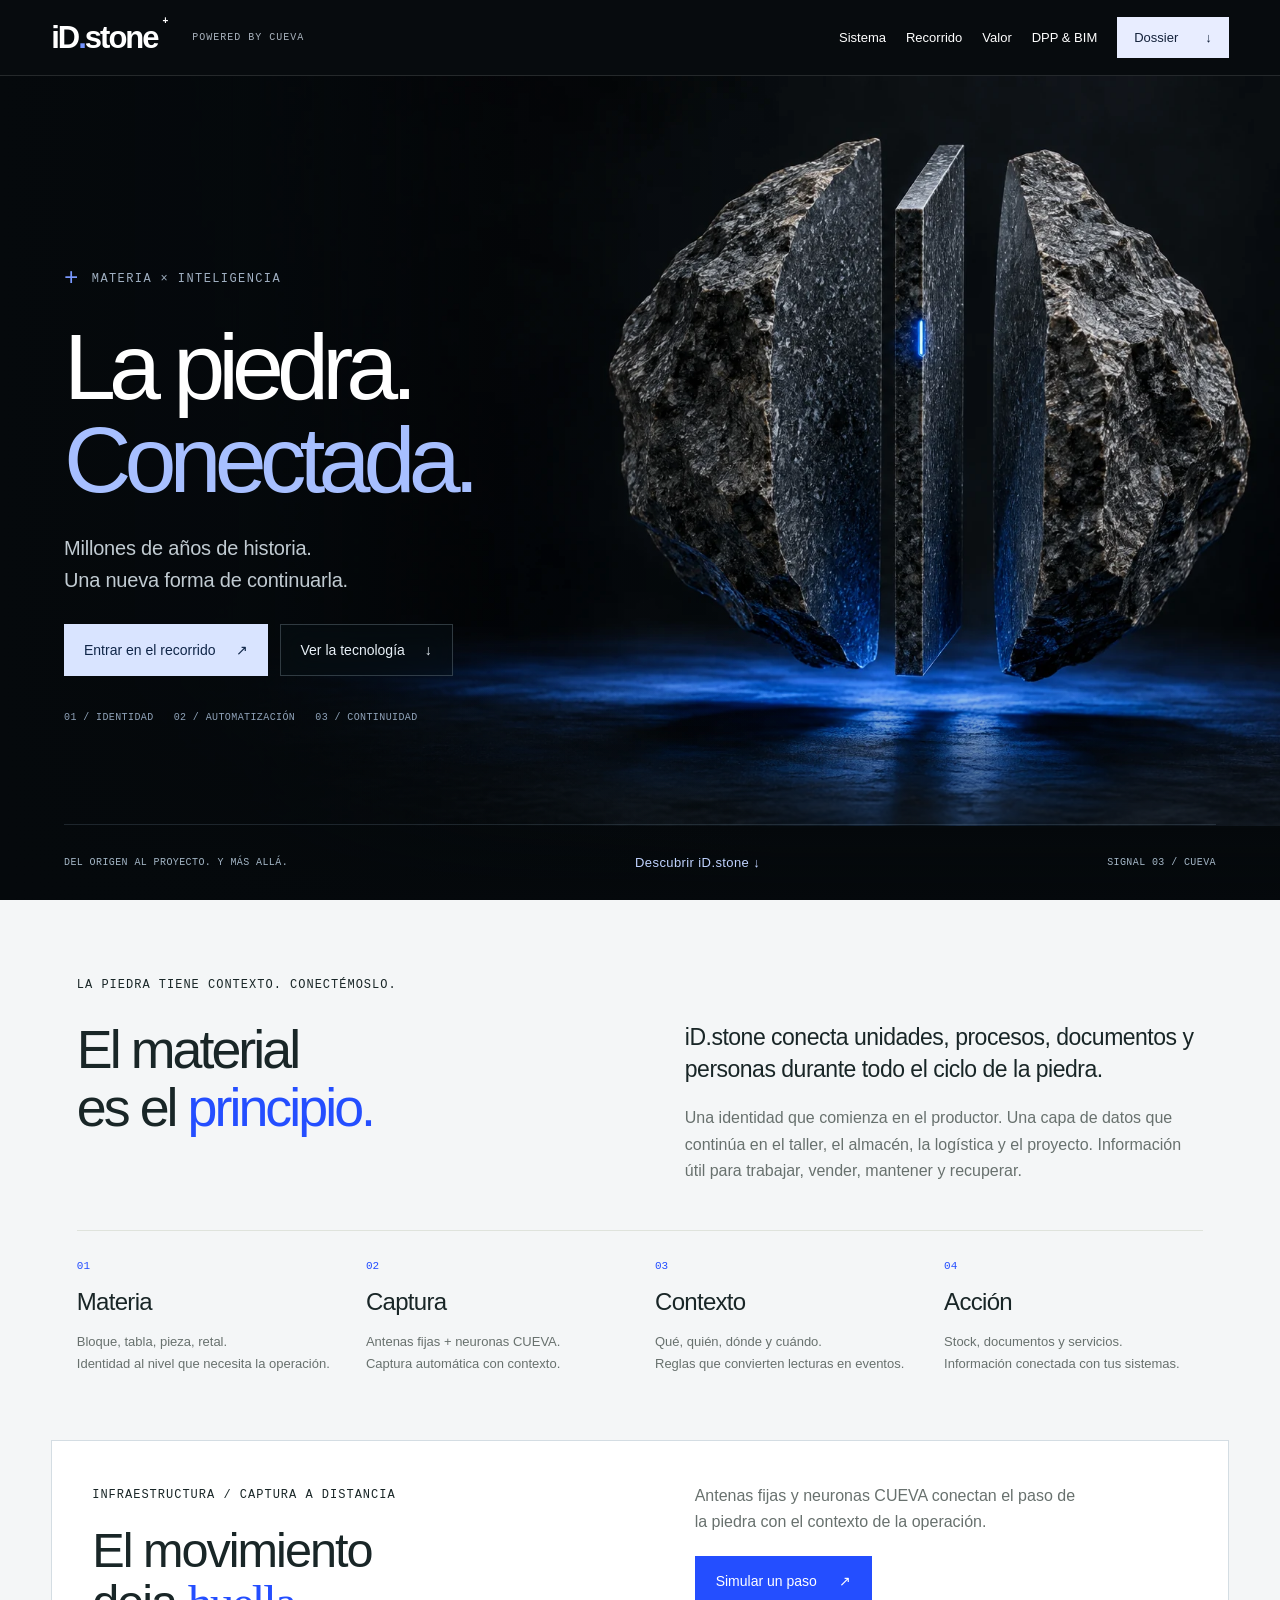
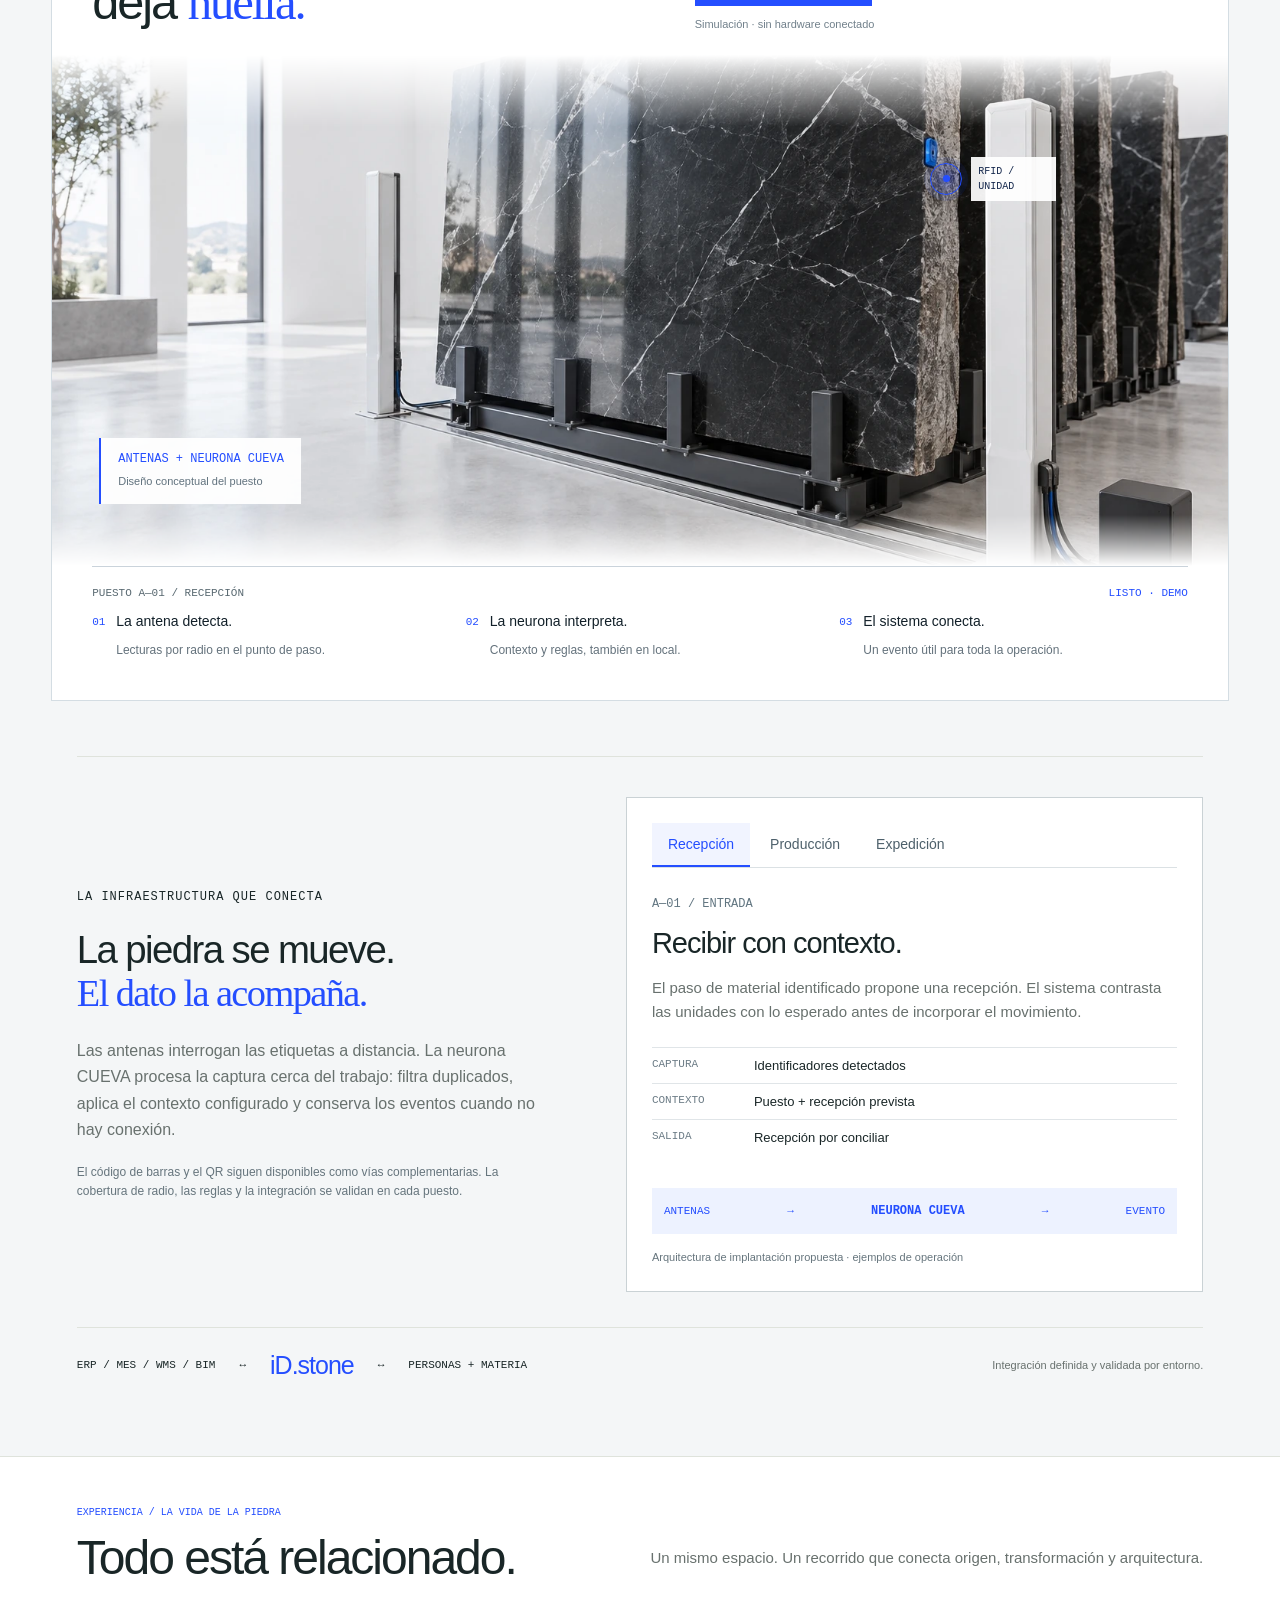
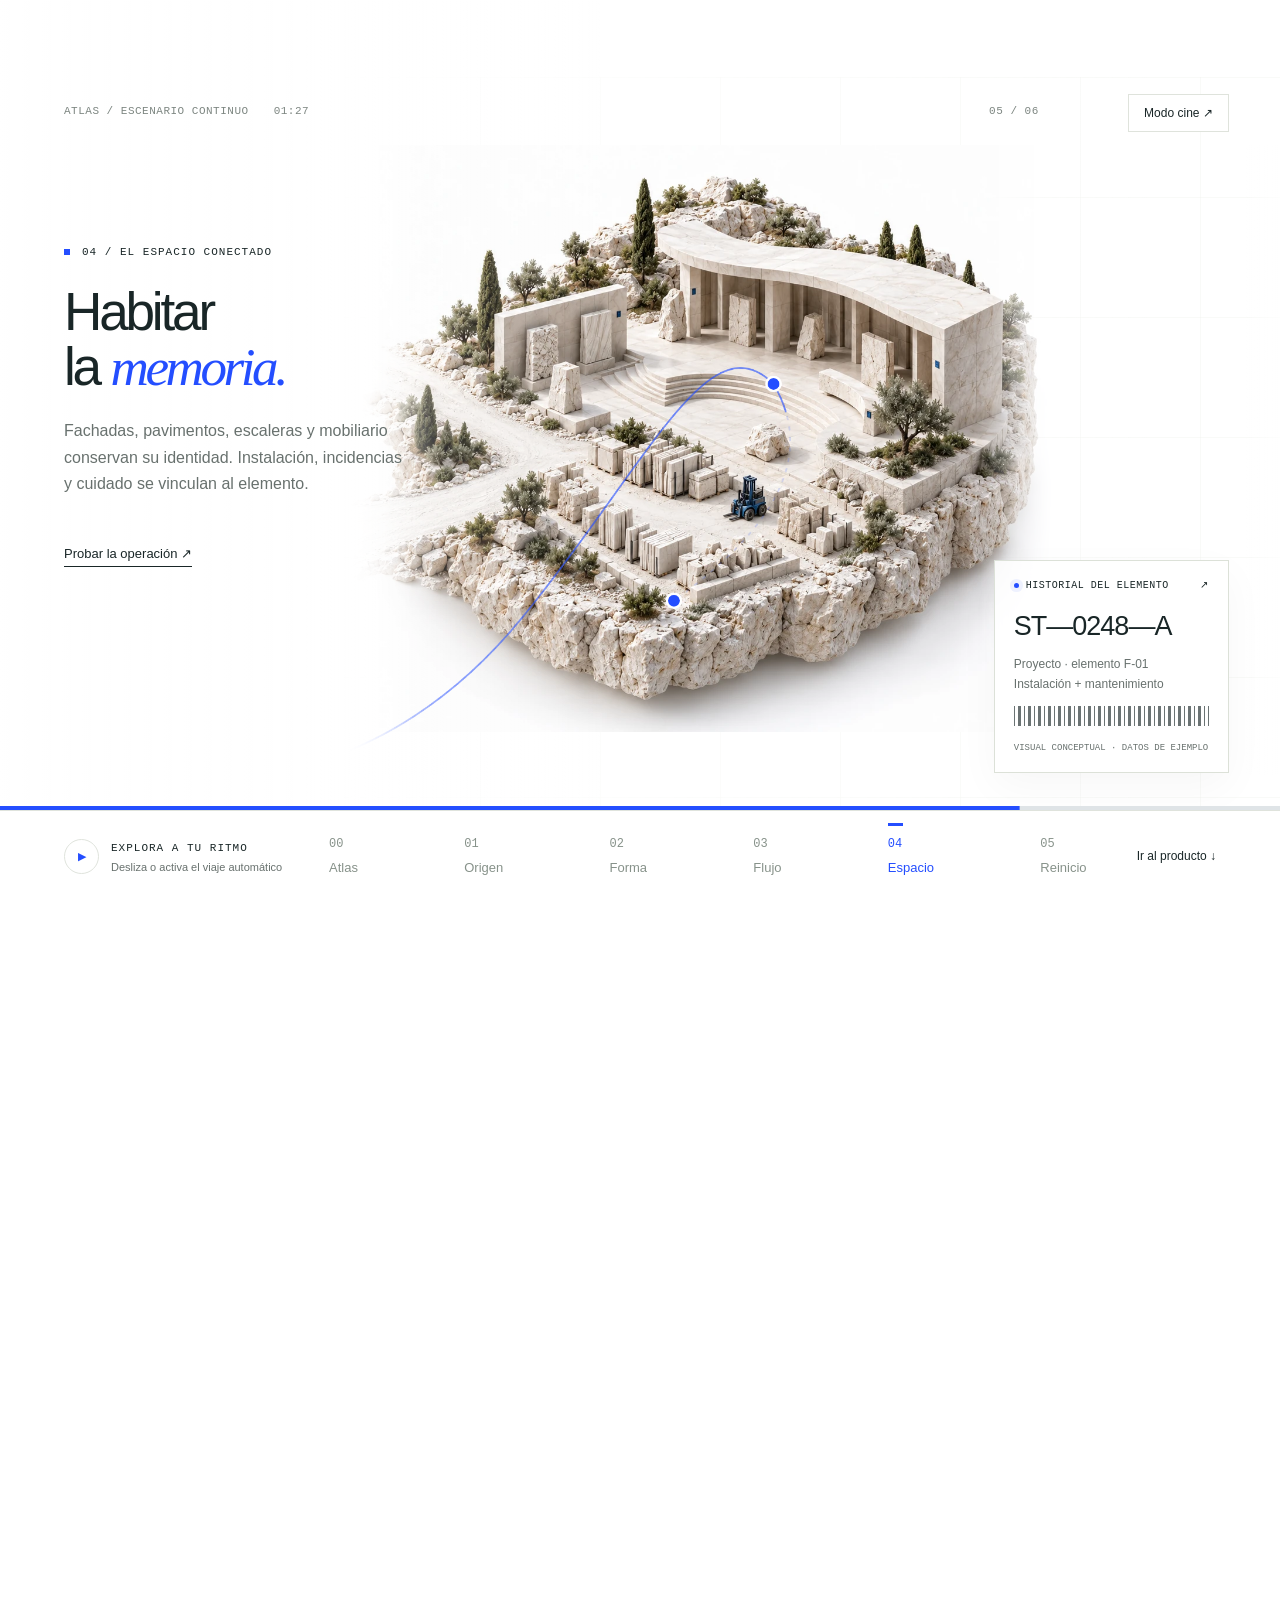
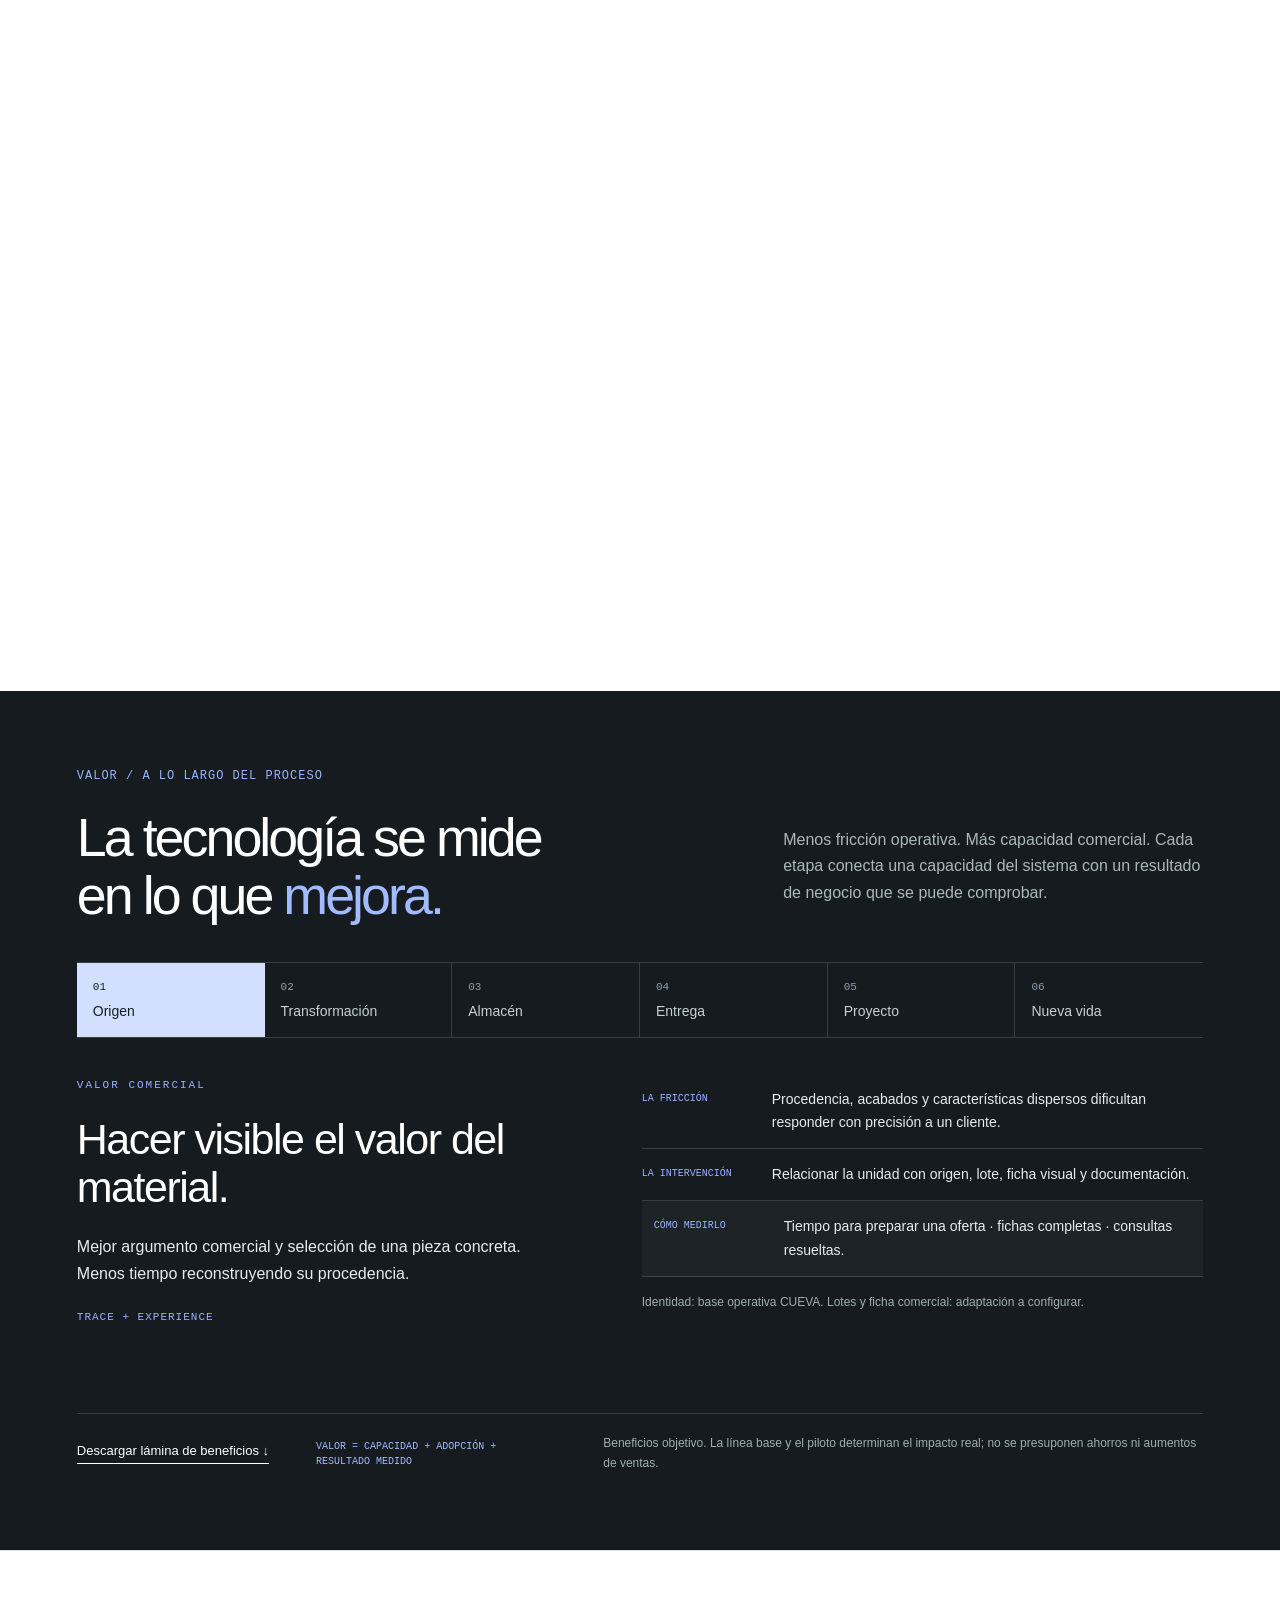
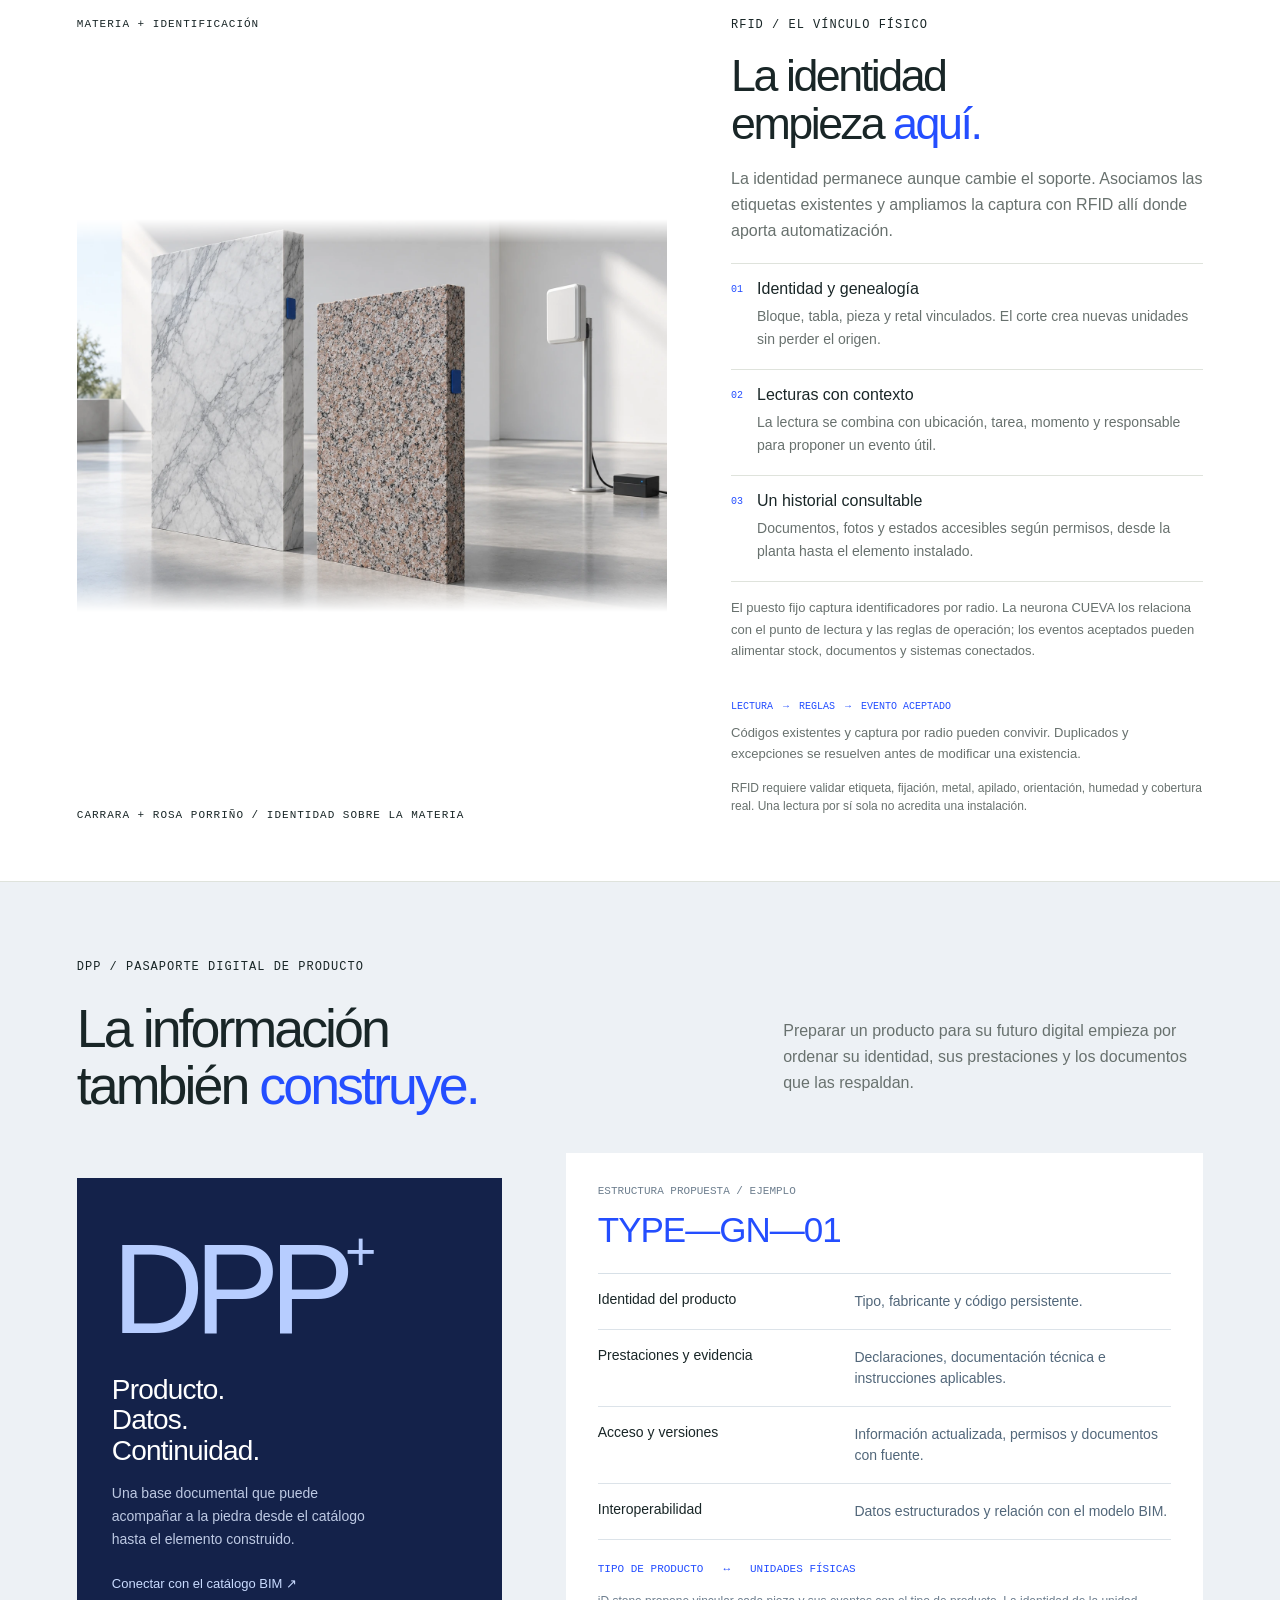
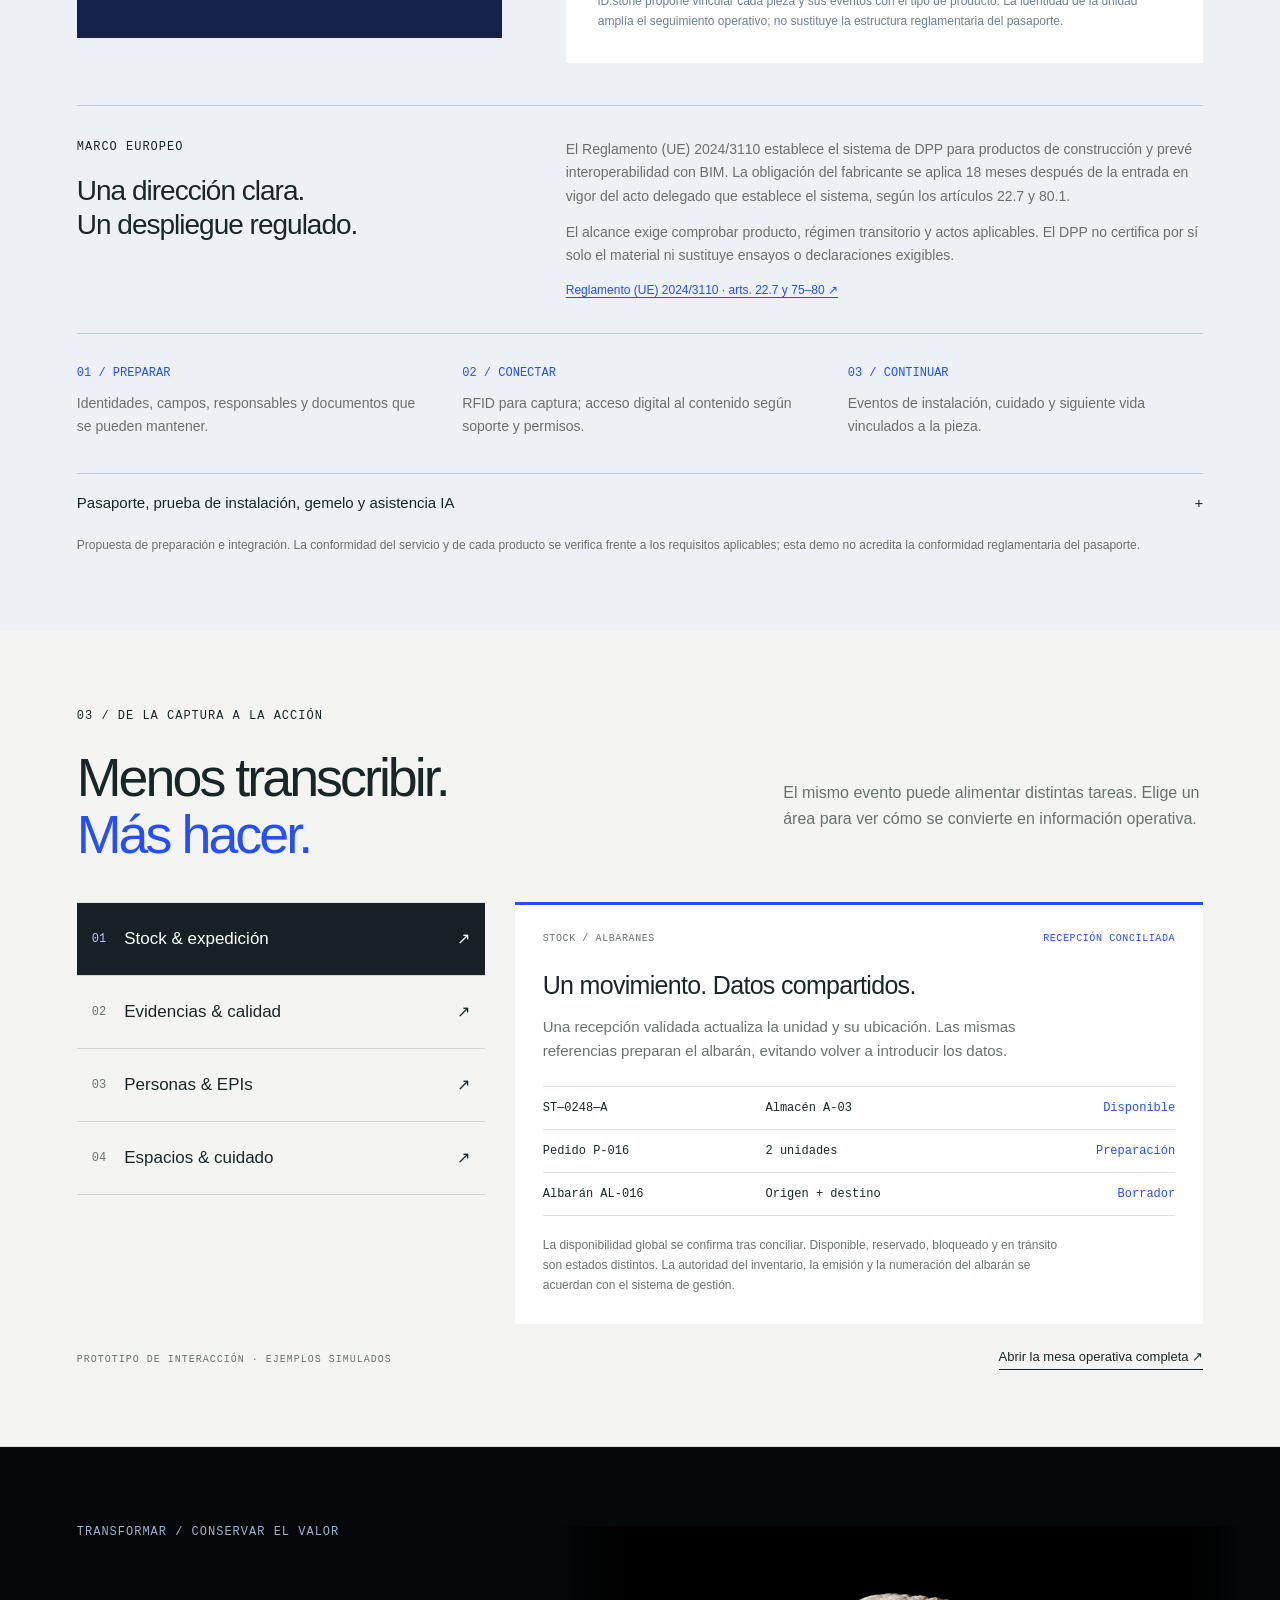
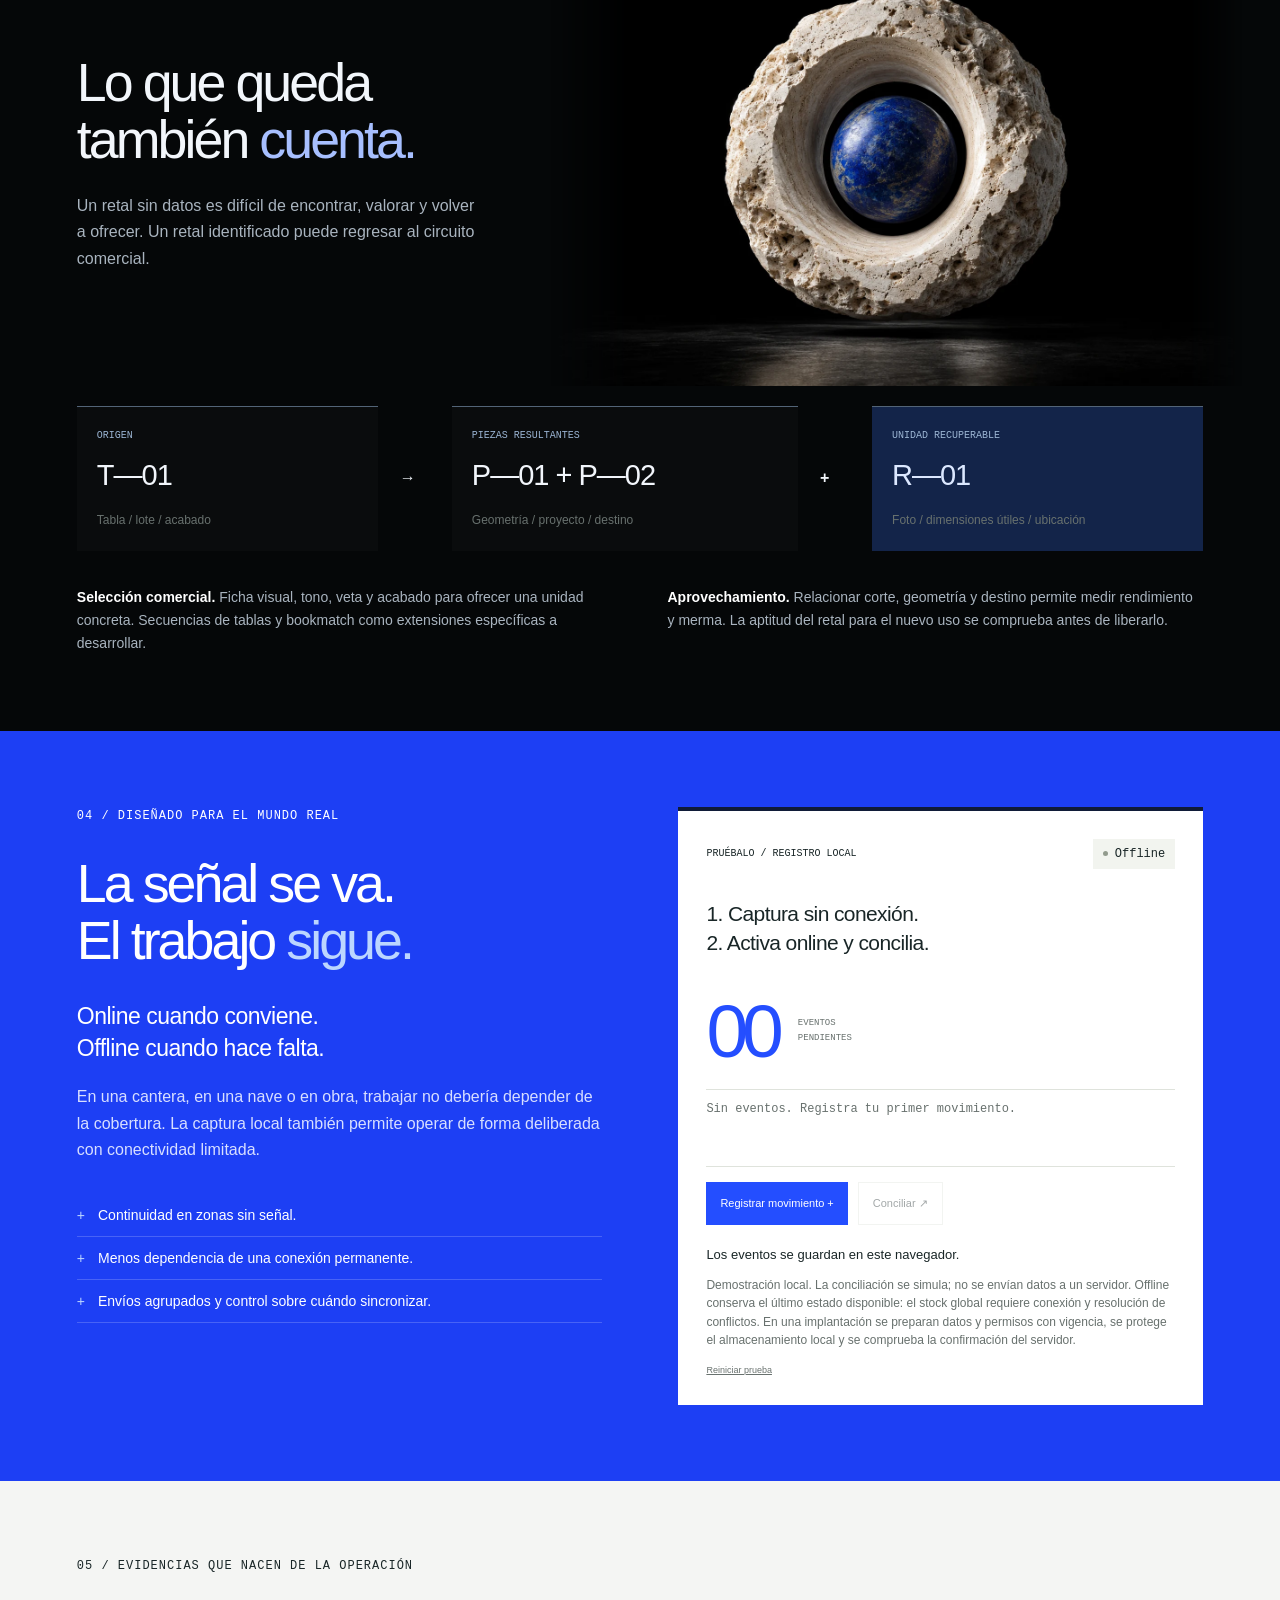
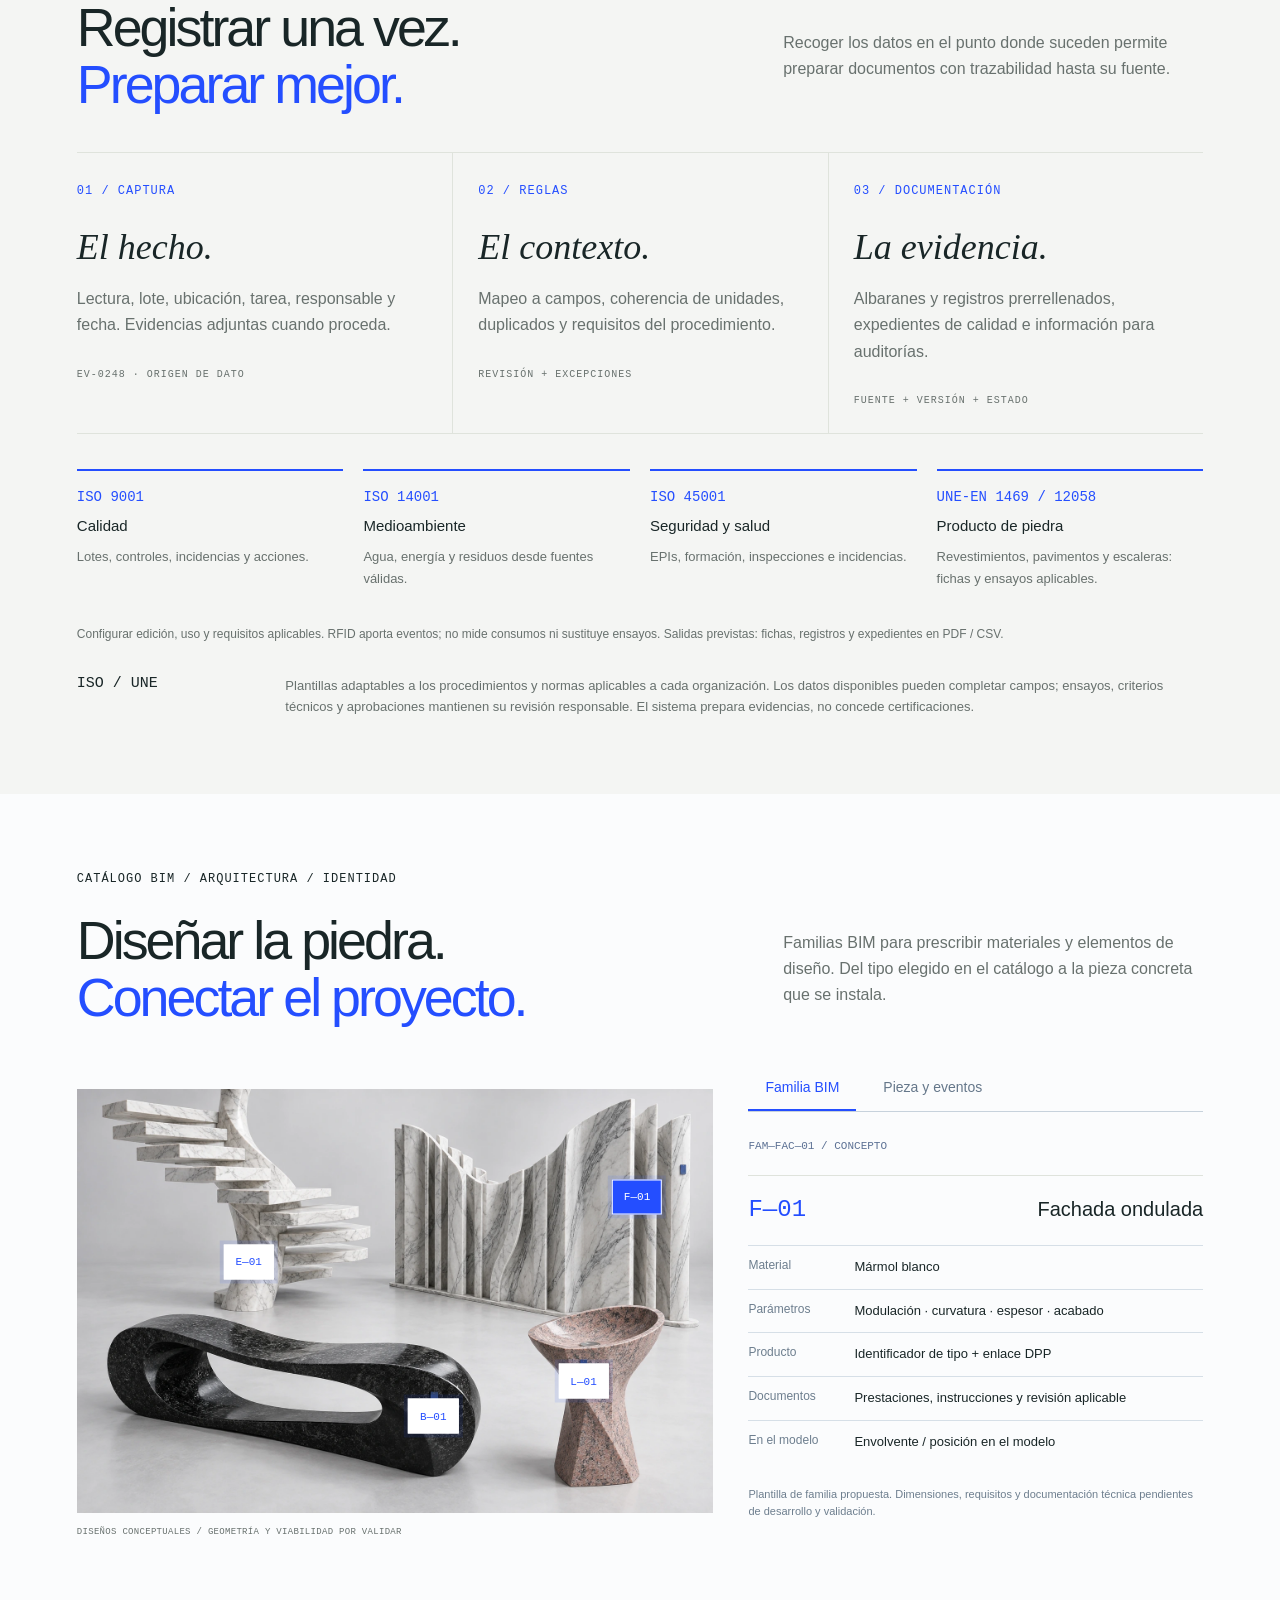
<file: index.html>
<!doctype html><html lang="es"><head><meta charset="utf-8"><meta name="viewport" content="width=device-width,initial-scale=1"><meta name="theme-color" content="#f7f8f4"><meta name="description" content="iD.stone. Identidad y continuidad digital para la piedra: del origen a su siguiente vida."><title>iD.stone — La piedra, conectada</title><link rel="stylesheet" href="journey.css"><link rel="stylesheet" href="evolution.css"><link rel="stylesheet" href="signal.css"><script defer src="journey.js"></script><script defer src="evolution.js"></script><script defer src="signal.js"></script><link rel="icon" type="image/svg+xml" href="data:image/svg+xml,%3Csvg xmlns='http://www.w3.org/2000/svg' viewBox='0 0 64 64'%3E%3Crect width='64' height='64' rx='12' fill='%23244eff'/%3E%3Cpath d='M19 18v28h14c19 0 19-28 0-28z' fill='none' stroke='white' stroke-width='5'/%3E%3C/svg%3E"></head><body class="signal-site"><a class="skip-link" href="#beneficios">Saltar al contenido de producto</a><header class="site-header"><a class="brand" href="#inicio" aria-label="iD.stone inicio">iD<span>.</span>stone<sup>+</sup></a><span class="edition">POWERED BY CUEVA</span><nav aria-label="Principal"><a href="#sistema">Sistema</a><a href="#recorrido">Recorrido</a><a href="#beneficios">Valor</a><a href="#pasaporte">DPP & BIM</a><a class="download" href="docs/ID_Stone_Dossier_Producto_15p.pdf" download>Dossier <span>↓</span></a></nav><button id="mobile-menu-button" aria-expanded="false" aria-controls="mobile-menu" aria-label="Abrir menú">☰</button></header><nav id="mobile-menu" aria-label="Navegación móvil" hidden><a href="#sistema">Sistema</a><a href="#recorrido">Recorrido</a><a href="#beneficios">Valor</a><a href="#operacion">Operación</a><a href="#pasaporte">DPP & BIM</a><a href="#continuidad">Offline</a></nav><main><section class="signal-hero sculpture-hero" id="inicio"><div class="hero-art"><img src="assets/hero-sculpture.webp" width="1536" height="1024" alt="Escultura de granito negro abierta alrededor de una tabla con identidad digital. Concepto visual iD.stone." fetchpriority="high"></div><div class="hero-text"><div class="eyebrow"><span class="tiny-cross">+</span> MATERIA × INTELIGENCIA</div><h1>La piedra.<br><em>Conectada.</em></h1><p>Millones de años de historia.<br>Una nueva forma de continuarla.</p><div class="hero-actions"><a href="#recorrido" class="button signal-primary">Entrar en el recorrido <span>↗</span></a><a href="#lectura-automatica" class="button signal-secondary">Ver la tecnología <span>↓</span></a></div><div class="hero-index"><span>01 / IDENTIDAD</span><span>02 / AUTOMATIZACIÓN</span><span>03 / CONTINUIDAD</span></div></div><div class="hero-baseline"><span>DEL ORIGEN AL PROYECTO. Y MÁS ALLÁ.</span><a href="#sistema">Descubrir iD.stone ↓</a><span>SIGNAL 03 / CUEVA</span></div></section>
<section class="signal-intro section" id="sistema"><div class="eyebrow">LA PIEDRA TIENE CONTEXTO. CONECTÉMOSLO.</div><div class="signal-intro-grid"><h2>El material<br>es el <em>principio.</em></h2><div><p class="lead">iD.stone conecta unidades, procesos, documentos y personas durante todo el ciclo de la piedra.</p><p>Una identidad que comienza en el productor. Una capa de datos que continúa en el taller, el almacén, la logística y el proyecto. Información útil para trabajar, vender, mantener y recuperar.</p></div></div><div class="system-rail"><article><span>01</span><h3>Materia</h3><p>Bloque, tabla, pieza, retal.<br>Identidad al nivel que necesita la operación.</p></article><article><span>02</span><h3>Captura</h3><p>Antenas fijas + neuronas CUEVA.<br>Captura automática con contexto.</p></article><article><span>03</span><h3>Contexto</h3><p>Qué, quién, dónde y cuándo.<br>Reglas que convierten lecturas en eventos.</p></article><article><span>04</span><h3>Acción</h3><p>Stock, documentos y servicios.<br>Información conectada con tus sistemas.</p></article></div><div class="station-showcase" id="lectura-automatica"><div class="station-showcase-head"><div><span class="eyebrow">INFRAESTRUCTURA / CAPTURA A DISTANCIA</span><h3>El movimiento<br>deja <em>huella.</em></h3></div><div><p>Antenas fijas y neuronas CUEVA conectan el paso de la piedra con el contexto de la operación.</p><button id="read-stone" class="button blue">Simular un paso <span>↗</span></button><small>Simulación · sin hardware conectado</small></div></div><div class="read-station-art"><img src="assets/signal-hero.webp" width="1536" height="1024" alt="Puesto fijo de lectura con antenas, tags sobre las tablas y neurona local. Visual conceptual." loading="lazy"><div class="rfid-marker"><button id="tag-inspect" aria-label="Simular el paso por el puesto de lectura"><i></i></button><span>RFID / UNIDAD</span></div><div class="fixed-hardware-label"><span>ANTENAS + NEURONA CUEVA</span><small>Diseño conceptual del puesto</small></div></div><div class="hero-readout"><div class="readout-top"><span>PUESTO A—01 / RECEPCIÓN</span><span id="reader-indicator">LISTO · DEMO</span></div><ol id="readout-log" aria-live="polite"><li><span>01</span><b>La antena detecta.</b><small>Lecturas por radio en el punto de paso.</small></li><li><span>02</span><b>La neurona interpreta.</b><small>Contexto y reglas, también en local.</small></li><li><span>03</span><b>El sistema conecta.</b><small>Un evento útil para toda la operación.</small></li></ol></div></div><div class="automation-system"><div class="automation-intro"><div class="eyebrow">LA INFRAESTRUCTURA QUE CONECTA</div><h3>La piedra se mueve.<br><em>El dato la acompaña.</em></h3><p>Las antenas interrogan las etiquetas a distancia. La neurona CUEVA procesa la captura cerca del trabajo: filtra duplicados, aplica el contexto configurado y conserva los eventos cuando no hay conexión.</p><small>El código de barras y el QR siguen disponibles como vías complementarias. La cobertura de radio, las reglas y la integración se validan en cada puesto.</small></div><div class="automation-console"><div class="station-tabs" role="tablist" aria-label="Puestos de lectura automática"><button id="station-recepcion" role="tab" aria-selected="true" aria-controls="station-panel" data-station="recepcion">Recepción</button><button id="station-produccion" role="tab" aria-selected="false" tabindex="-1" aria-controls="station-panel" data-station="produccion">Producción</button><button id="station-expedicion" role="tab" aria-selected="false" tabindex="-1" aria-controls="station-panel" data-station="expedicion">Expedición</button></div><div id="station-panel" role="tabpanel" aria-labelledby="station-recepcion" tabindex="0"></div><div class="neuron-chain"><span>ANTENAS</span><i>→</i><strong>NEURONA CUEVA</strong><i>→</i><span>EVENTO</span></div><small>Arquitectura de implantación propuesta · ejemplos de operación</small></div></div><div class="system-contract"><span>ERP / MES / WMS / BIM</span><b>↔</b><strong>iD.stone</strong><b>↔</b><span>PERSONAS + MATERIA</span><small>Integración definida y validada por entorno.</small></div></section><div class="journey-cover"><span>EXPERIENCIA / LA VIDA DE LA PIEDRA</span><h2>Todo está <em>relacionado.</em></h2><p>Un mismo espacio. Un recorrido que conecta origen, transformación y arquitectura.</p></div><section class="expedition" id="recorrido" aria-label="Recorrido inmersivo por la piedra">
<div class="expedition-stage">
 <div class="cinema-veil" aria-hidden="true"></div><button class="cinema-toggle" id="cinema-toggle" aria-pressed="false">Modo cine ↗</button><div class="camera-hud" aria-hidden="true"><span>ATLAS / ESCENARIO CONTINUO</span><span id="camera-time">00:00</span><span>01 / 06</span></div><div class="scene-grid" aria-hidden="true"></div>
 <div class="coordinate top-coordinate">MATERIA / MEMORIA / CONTINUIDAD</div>
 <div class="scene-visual" id="world-viewport" aria-hidden="true"><div class="terrain-camera" id="camera"><img class="terrain-tile terrain-origin" src="assets/quarry.webp" alt="" width="1536" height="1024"><img class="terrain-tile terrain-factory" src="assets/factory.webp" alt="" width="1536" height="1024"><img class="terrain-tile terrain-architecture" src="assets/architecture.webp" alt="" width="1536" height="1024"><svg class="terrain-route" viewBox="0 0 4100 1450"><path class="route-underlay" d="M870 600 C1150 640 1410 520 1660 700 S2070 780 2210 990 C2500 1190 2830 1100 3050 830 S3370 320 3480 430 C3550 550 3490 670 3310 800"/><path class="route-line" id="terrain-route-active" d="M870 600 C1150 640 1410 520 1660 700 S2070 780 2210 990 C2500 1190 2830 1100 3050 830 S3370 320 3480 430 C3550 550 3490 670 3310 800"/><g class="terrain-markers"><circle cx="870" cy="600" r="12"/><circle cx="2100" cy="700" r="12"/><circle cx="2210" cy="990" r="12"/><circle cx="3480" cy="430" r="12"/><circle cx="3310" cy="800" r="12"/></g></svg></div><div class="world-vignette"></div></div>
 <div class="story-copy"><div class="eyebrow"><span class="square"></span> <span id="story-kicker">EL SISTEMA DE LA PIEDRA CONECTADA</span></div><h1 id="story-title">Del origen<br> a la <em>siguiente vida.</em></h1><p id="story-description">Una identidad que nace en el origen y conecta cada corte, cada movimiento y cada nueva vida.</p><div class="story-actions"><a class="button blue" href="#beneficios">Explorar el producto <span>↗</span></a><button class="text-button" data-open-demo>Probar la operación ↗</button></div><div class="story-index"><span id="story-number">00</span><span>UN RECORRIDO.<br> INFINITAS CONTINUIDADES.</span></div></div>
 <aside class="floating-record"><div class="record-top"><span class="pulse-dot"></span><span id="record-type">IDENTIDAD PERSISTENTE</span><span>↗</span></div><strong id="record-id">ST—0248</strong><div class="record-fields"><span id="record-label">Origen → siguiente vida</span><span id="record-value">Un historial conectado</span></div><div class="signal-bars" aria-hidden="true"></div><small>VISUAL CONCEPTUAL · DATOS DE EJEMPLO</small></aside>
 <div class="journey-bottom"><div class="play-group"><button id="journey-play" aria-pressed="false" aria-label="Reproducir recorrido en bucle">▶</button><div><span id="play-state">DESLIZA PARA EXPLORAR</span><small>Desliza o activa el viaje automático</small></div></div><nav class="stage-nav" aria-label="Etapas"><button data-go="0" class="active" aria-current="step">00 <span>Atlas</span></button><button data-go="1">01 <span>Origen</span></button><button data-go="2">02 <span>Forma</span></button><button data-go="3">03 <span>Flujo</span></button><button data-go="4">04 <span>Espacio</span></button><button data-go="5">05 <span>Reinicio</span></button></nav><a class="skip-journey" href="#beneficios">Ir al producto ↓</a></div><div class="journey-progress"><i id="progress-bar"></i><input id="journey-scrub" type="range" min="0" max="1000" step="1" value="0" aria-label="Posición en el recorrido" aria-valuetext="Atlas, inicio del recorrido"></div>
</div></section><section class="benefits section" id="beneficios"><div class="eyebrow">VALOR / A LO LARGO DEL PROCESO</div><div class="section-heading"><h2>La tecnología se mide<br> en lo que <em>mejora.</em></h2><p>Menos fricción operativa. Más capacidad comercial. Cada etapa conecta una capacidad del sistema con un resultado de negocio que se puede comprobar.</p></div><div class="benefit-tabs" role="tablist" aria-label="Beneficios por etapa"><button role="tab" id="benefit-tab-0" aria-controls="benefit-detail" aria-selected="true" tabindex="0" data-benefit="0"><small>01</small><span>Origen</span></button><button role="tab" id="benefit-tab-1" aria-controls="benefit-detail" aria-selected="false" tabindex="-1" data-benefit="1"><small>02</small><span>Transformación</span></button><button role="tab" id="benefit-tab-2" aria-controls="benefit-detail" aria-selected="false" tabindex="-1" data-benefit="2"><small>03</small><span>Almacén</span></button><button role="tab" id="benefit-tab-3" aria-controls="benefit-detail" aria-selected="false" tabindex="-1" data-benefit="3"><small>04</small><span>Entrega</span></button><button role="tab" id="benefit-tab-4" aria-controls="benefit-detail" aria-selected="false" tabindex="-1" data-benefit="4"><small>05</small><span>Proyecto</span></button><button role="tab" id="benefit-tab-5" aria-controls="benefit-detail" aria-selected="false" tabindex="-1" data-benefit="5"><small>06</small><span>Nueva vida</span></button></div><div id="benefit-detail" role="tabpanel" tabindex="0" aria-labelledby="benefit-tab-0"></div><div class="benefit-bottom"><a class="text-button" href="docs/ID_Stone_Beneficios_Proceso.pdf" download>Descargar lámina de beneficios ↓</a><span>VALOR = CAPACIDAD + ADOPCIÓN + RESULTADO MEDIDO</span><p>Beneficios objetivo. La línea base y el piloto determinan el impacto real; no se presuponen ahorros ni aumentos de ventas.</p></div></section><section class="identity section" id="identidad"><div class="identity-art"><span class="eyebrow">MATERIA + IDENTIFICACIÓN</span><img src="assets/signal-identity.webp" alt="Mármol Carrara y granito Rosa Porriño con tags visibles junto a una antena fija y un nodo de lectura. Visual conceptual." loading="lazy" width="1536" height="1024"><div class="tag-callout"><span class="tag-symbol">◉</span><div>RFID asociado.<br> <b>Identidad persistente.</b></div></div><span class="art-caption">CARRARA + ROSA PORRIÑO / IDENTIDAD SOBRE LA MATERIA</span></div><div class="identity-copy"><div class="eyebrow">RFID / EL VÍNCULO FÍSICO</div><h2>La identidad<br> empieza <em>aquí.</em></h2><p>La identidad permanece aunque cambie el soporte. Asociamos las etiquetas existentes y ampliamos la captura con RFID allí donde aporta automatización.</p><div class="identity-row"><b>01</b><div><h3>Identidad y genealogía</h3><p>Bloque, tabla, pieza y retal vinculados. El corte crea nuevas unidades sin perder el origen.</p></div></div><div class="identity-row"><b>02</b><div><h3>Lecturas con contexto</h3><p>La lectura se combina con ubicación, tarea, momento y responsable para proponer un evento útil.</p></div></div><div class="identity-row"><b>03</b><div><h3>Un historial consultable</h3><p>Documentos, fotos y estados accesibles según permisos, desde la planta hasta el elemento instalado.</p></div></div><p class="rfid-explainer">El puesto fijo captura identificadores por radio. La neurona CUEVA los relaciona con el punto de lectura y las reglas de operación; los eventos aceptados pueden alimentar stock, documentos y sistemas conectados.</p><div class="capture-chain"><span>LECTURA</span><b>→</b><span>REGLAS</span><b>→</b><span>EVENTO ACEPTADO</span></div><p class="capture-note">Códigos existentes y captura por radio pueden convivir. Duplicados y excepciones se resuelven antes de modificar una existencia.</p><small>RFID requiere validar etiqueta, fijación, metal, apilado, orientación, humedad y cobertura real. Una lectura por sí sola no acredita una instalación.</small></div></section>
<section class="passport section" id="pasaporte"><div class="eyebrow">DPP / PASAPORTE DIGITAL DE PRODUCTO</div><div class="section-heading"><h2>La información<br>también <em>construye.</em></h2><p>Preparar un producto para su futuro digital empieza por ordenar su identidad, sus prestaciones y los documentos que las respaldan.</p></div><div class="dpp-workspace"><div class="dpp-statement"><span class="dpp-monogram">DPP<span>+</span></span><h3>Producto.<br>Datos.<br>Continuidad.</h3><p>Una base documental que puede acompañar a la piedra desde el catálogo hasta el elemento construido.</p><a href="#arquitectura">Conectar con el catálogo BIM ↗</a></div><div class="dpp-data"><div class="dpp-data-top"><span>ESTRUCTURA PROPUESTA / EJEMPLO</span><strong>TYPE—GN—01</strong></div><dl><div><dt>Identidad del producto</dt><dd>Tipo, fabricante y código persistente.</dd></div><div><dt>Prestaciones y evidencia</dt><dd>Declaraciones, documentación técnica e instrucciones aplicables.</dd></div><div><dt>Acceso y versiones</dt><dd>Información actualizada, permisos y documentos con fuente.</dd></div><div><dt>Interoperabilidad</dt><dd>Datos estructurados y relación con el modelo BIM.</dd></div></dl><div class="dpp-unit-link"><span>TIPO DE PRODUCTO</span><b>↔</b><span>UNIDADES FÍSICAS</span></div><p>iD.stone propone vincular cada pieza y sus eventos con el tipo de producto. La identidad de la unidad amplía el seguimiento operativo; no sustituye la estructura reglamentaria del pasaporte.</p></div></div><div class="dpp-legal"><div><span class="eyebrow">MARCO EUROPEO</span><h3>Una dirección clara.<br>Un despliegue regulado.</h3></div><div><p>El Reglamento (UE) 2024/3110 establece el sistema de DPP para productos de construcción y prevé interoperabilidad con BIM. La obligación del fabricante se aplica 18 meses después de la entrada en vigor del acto delegado que establece el sistema, según los artículos 22.7 y 80.1.</p><p>El alcance exige comprobar producto, régimen transitorio y actos aplicables. El DPP no certifica por sí solo el material ni sustituye ensayos o declaraciones exigibles.</p><a href="https://eur-lex.europa.eu/eli/reg/2024/3110/oj?locale=es" target="_blank" rel="noopener">Reglamento (UE) 2024/3110 · arts. 22.7 y 75–80 ↗</a></div></div><div class="dpp-capabilities"><div><b>01 / PREPARAR</b><p>Identidades, campos, responsables y documentos que se pueden mantener.</p></div><div><b>02 / CONECTAR</b><p>RFID para captura; acceso digital al contenido según soporte y permisos.</p></div><div><b>03 / CONTINUAR</b><p>Eventos de instalación, cuidado y siguiente vida vinculados a la pieza.</p></div></div><details class="dpp-more"><summary>Pasaporte, prueba de instalación, gemelo y asistencia IA <span>+</span></summary><p><b>Instalación:</b> unidad, ubicación, responsable y evidencia revisada. <b>Gemelo:</b> geometría y estado vinculados al elemento físico. <b>IA:</b> asistencia prevista para revisar faltantes y anomalías; requiere validación. La lectura identifica; la aceptación depende del procedimiento y sus evidencias.</p></details><small class="dpp-scope">Propuesta de preparación e integración. La conformidad del servicio y de cada producto se verifica frente a los requisitos aplicables; esta demo no acredita la conformidad reglamentaria del pasaporte.</small></section><section class="operations section" id="operacion"><div class="eyebrow">03 / DE LA CAPTURA A LA ACCIÓN</div><div class="section-heading"><h2>Menos transcribir.<br> <em>Más hacer.</em></h2><p>El mismo evento puede alimentar distintas tareas. Elige un área para ver cómo se convierte en información operativa.</p></div><div class="operation-workspace"><div class="capability-tabs" role="tablist" aria-label="Capacidades del sistema"><button id="tab-stock" role="tab" aria-selected="true" aria-controls="capability-panel" data-capability="stock"><span>01</span><strong>Stock & expedición</strong><b>↗</b></button><button id="tab-quality" role="tab" aria-selected="false" tabindex="-1" aria-controls="capability-panel" data-capability="quality"><span>02</span><strong>Evidencias & calidad</strong><b>↗</b></button><button id="tab-people" role="tab" aria-selected="false" tabindex="-1" aria-controls="capability-panel" data-capability="people"><span>03</span><strong>Personas & EPIs</strong><b>↗</b></button><button id="tab-space" role="tab" aria-selected="false" tabindex="-1" aria-controls="capability-panel" data-capability="space"><span>04</span><strong>Espacios & cuidado</strong><b>↗</b></button></div><div id="capability-panel" role="tabpanel" aria-labelledby="tab-stock" tabindex="0"></div></div><div class="operation-foot"><span>PROTOTIPO DE INTERACCIÓN · EJEMPLOS SIMULADOS</span><button class="text-button" data-open-demo>Abrir la mesa operativa completa ↗</button></div></section>
<section class="remnants section" id="aprovechamiento"><div class="eyebrow">TRANSFORMAR / CONSERVAR EL VALOR</div><div class="remnant-opening"><div class="section-heading"><h2>Lo que queda<br> también <em>cuenta.</em></h2><p>Un retal sin datos es difícil de encontrar, valorar y volver a ofrecer. Un retal identificado puede regresar al circuito comercial.</p></div><figure class="orbit-art"><img src="assets/orbit-sculpture.webp" width="1536" height="1024" alt="Anillo pétreo en torno a una esfera azul: continuidad y siguiente vida de la materia. Concepto visual." loading="lazy"></figure></div><div class="genealogy"><div><small>ORIGEN</small><strong>T—01</strong><span>Tabla / lote / acabado</span></div><b aria-hidden="true">→</b><div><small>PIEZAS RESULTANTES</small><strong>P—01 + P—02</strong><span>Geometría / proyecto / destino</span></div><b aria-hidden="true">+</b><div class="retal-output"><small>UNIDAD RECUPERABLE</small><strong>R—01</strong><span>Foto / dimensiones útiles / ubicación</span></div></div><div class="remnant-notes"><p><b>Selección comercial.</b> Ficha visual, tono, veta y acabado para ofrecer una unidad concreta. Secuencias de tablas y bookmatch como extensiones específicas a desarrollar.</p><p><b>Aprovechamiento.</b> Relacionar corte, geometría y destino permite medir rendimiento y merma. La aptitud del retal para el nuevo uso se comprueba antes de liberarlo.</p></div></section><section class="offline section" id="continuidad"><div class="offline-heading"><div class="eyebrow">04 / DISEÑADO PARA EL MUNDO REAL</div><h2>La señal se va.<br> El trabajo <em>sigue.</em></h2><p class="lead">Online cuando conviene.<br> Offline cuando hace falta.</p><p>En una cantera, en una nave o en obra, trabajar no debería depender de la cobertura. La captura local también permite operar de forma deliberada con conectividad limitada.</p><ul class="plain-list"><li>Continuidad en zonas sin señal.</li><li>Menos dependencia de una conexión permanente.</li><li>Envíos agrupados y control sobre cuándo sincronizar.</li></ul></div><div class="offline-demo"><div class="demo-top"><span>PRUÉBALO / REGISTRO LOCAL</span><button id="connection-mode" aria-pressed="true"><i></i><span>Offline</span></button></div><div class="demo-instruction">1. Captura sin conexión.<br> 2. Activa online y concilia.</div><div class="demo-count"><strong id="local-count">00</strong><span>EVENTOS<br> PENDIENTES</span></div><div id="local-events" class="local-events" aria-live="polite"></div><div class="demo-actions"><button id="local-capture" class="button blue">Registrar movimiento +</button><button id="local-sync" class="button outline" disabled>Conciliar ↗</button></div><div class="demo-status" id="local-status" role="status">Los eventos se guardan en este navegador.</div><small>Demostración local. La conciliación se simula; no se envían datos a un servidor. Offline conserva el último estado disponible: el stock global requiere conexión y resolución de conflictos. En una implantación se preparan datos y permisos con vigencia, se protege el almacenamiento local y se comprueba la confirmación del servidor.</small><button class="reset-local" id="local-reset">Reiniciar prueba</button></div></section>
<section class="evidence section"><div class="eyebrow">05 / EVIDENCIAS QUE NACEN DE LA OPERACIÓN</div><div class="section-heading"><h2>Registrar una vez.<br> <em>Preparar mejor.</em></h2><p>Recoger los datos en el punto donde suceden permite preparar documentos con trazabilidad hasta su fuente.</p></div><div class="evidence-flow"><article><span class="flow-index">01 / CAPTURA</span><h3>El hecho.</h3><p>Lectura, lote, ubicación, tarea, responsable y fecha. Evidencias adjuntas cuando proceda.</p><div class="flow-code">EV-0248 · ORIGEN DE DATO</div></article><article><span class="flow-index">02 / REGLAS</span><h3>El contexto.</h3><p>Mapeo a campos, coherencia de unidades, duplicados y requisitos del procedimiento.</p><div class="flow-code">REVISIÓN + EXCEPCIONES</div></article><article><span class="flow-index">03 / DOCUMENTACIÓN</span><h3>La evidencia.</h3><p>Albaranes y registros prerrellenados, expedientes de calidad e información para auditorías.</p><div class="flow-code">FUENTE + VERSIÓN + ESTADO</div></article></div><div class="standards-grid"><article><b>ISO 9001</b><span>Calidad</span><p>Lotes, controles, incidencias y acciones.</p></article><article><b>ISO 14001</b><span>Medioambiente</span><p>Agua, energía y residuos desde fuentes válidas.</p></article><article><b>ISO 45001</b><span>Seguridad y salud</span><p>EPIs, formación, inspecciones e incidencias.</p></article><article><b>UNE-EN 1469 / 12058</b><span>Producto de piedra</span><p>Revestimientos, pavimentos y escaleras: fichas y ensayos aplicables.</p></article></div><p class="standards-caption">Configurar edición, uso y requisitos aplicables. RFID aporta eventos; no mide consumos ni sustituye ensayos. Salidas previstas: fichas, registros y expedientes en PDF / CSV.</p><div class="evidence-note"><b>ISO / UNE</b><p>Plantillas adaptables a los procedimientos y normas aplicables a cada organización. Los datos disponibles pueden completar campos; ensayos, criterios técnicos y aprobaciones mantienen su revisión responsable. El sistema prepara evidencias, no concede certificaciones.</p></div></section>
<section class="connected-space section" id="arquitectura"><div class="bim-heading"><div class="eyebrow">CATÁLOGO BIM / ARQUITECTURA / IDENTIDAD</div><div class="section-heading"><h2>Diseñar la piedra.<br><em>Conectar el proyecto.</em></h2><p>Familias BIM para prescribir materiales y elementos de diseño. Del tipo elegido en el catálogo a la pieza concreta que se instala.</p></div></div><div class="bim-workspace"><div class="space-visual"><img src="assets/sculptural-elements.webp" width="1536" height="1024" alt="Escalera helicoidal Carrara, fachada ondulada, banco lazo negro y lavabo escultórico Rosa Porriño, con tags físicos. Diseños conceptuales." loading="lazy"><div class="space-markers"><button data-element="0" class="selected" style="left:88%;top:24%" aria-label="Seleccionar fachada ondulada">F—01</button><button data-element="1" style="left:27%;top:38.5%" aria-label="Seleccionar escalera helicoidal">E—01</button><button data-element="2" style="left:56%;top:73%" aria-label="Seleccionar banco lazo">B—01</button><button data-element="3" style="left:79.6%;top:65.2%" aria-label="Seleccionar lavabo escultórico">L—01</button></div><small>DISEÑOS CONCEPTUALES / GEOMETRÍA Y VIABILIDAD POR VALIDAR</small></div><div class="space-content"><div class="bim-view-tabs" role="tablist" aria-label="Vista del catálogo"><button role="tab" id="bim-family-tab" aria-controls="element-record" aria-selected="true" data-bim-view="family">Familia BIM</button><button role="tab" id="bim-unit-tab" aria-controls="element-record" aria-selected="false" tabindex="-1" data-bim-view="unit">Pieza y eventos</button></div><div class="element-record" id="element-record" role="tabpanel" tabindex="0" aria-labelledby="bim-family-tab"></div></div></div><div class="bim-bridge"><div><span>01 / CATÁLOGO</span><b>Familia + tipo</b><p>Geometría paramétrica, material, acabado y propiedades de especificación.</p></div><div><span>02 / PRODUCTO</span><b>Documentos + DPP</b><p>Vínculo con la ficha publicada, sus versiones y las prestaciones declaradas.</p></div><div><span>03 / PROYECTO</span><b>Instancia + unidad</b><p>Relacionar el elemento del modelo con la pieza suministrada y sus eventos.</p></div></div><div class="bim-benefit"><strong>Del catálogo al pliego. Del suministro al mantenimiento.</strong><p>Facilitar la prescripción, mantener referencias coherentes y recuperar la documentación del elemento instalado.</p><small>Prototipo de catálogo. Las familias paramétricas, los formatos nativos y la integración IFC se desarrollan y validan según herramienta y proyecto. Los ejemplos no son archivos BIM listos para cálculo o fabricación.</small></div></section><section class="references section" id="referencias"><div class="eyebrow">EVIDENCIA / REFERENCIAS DE CAMPO CUEVA</div><div class="section-heading"><h2>La experiencia<br> tiene <em>recorrido.</em></h2><p>La base física y digital se ha probado en construcción. Su aplicación a piedra requiere validar material, captura e integración en el entorno real.</p></div><div class="reference-grid"><article><img src="assets/reference-2.webp" loading="lazy" alt="Atlas conceptual de la referencia de construcción Piedrahíta"><div class="reference-copy"><h3>Logistik / Piedrahíta</h3><div class="reference-metrics"><span><b>29</b>piezas registradas</span><span><b>828</b>lecturas totales</span><span><b>5</b>transportes</span><span><b>10</b>ciclos completos</span></div><p>Campaña 16–19/06/2026. Las 828 lecturas incluyen 432 en fábrica; 10 piezas completaron el ciclo fábrica–obra.</p></div></article><article><img src="assets/reference-0.webp" loading="lazy" alt="Visual de la referencia Llar de Mar"><div class="reference-copy"><h3>Llar de Mar / Menorca</h3><p>Identidad en el componente y captura durante el izado. La documentación de campo incluye un lector instalado en el gancho.</p><div class="field-evidence"><img src="assets/reference-1.webp" loading="lazy" alt="Fotografía de campo incluida en la referencia Llar de Mar"><span>REFERENCIA CONSTRUCTIVA<br> Identidad + captura + contexto</span></div></div></article></div><small>Fuente: dossier iD.stone, edición 04, pág. 13; láminas de campo v2–v3. Los atlas son representaciones conceptuales. No son métricas de rendimiento en piedra.</small></section><section class="pilot section" id="implantacion"><div class="eyebrow">DE LA CAPACIDAD / AL RESULTADO</div><div class="section-heading"><h2>Un flujo completo.<br> Un avance <em>medible.</em></h2><p>Empezar por una familia de material y una operación concreta permite comprobar el valor antes de extender el alcance.</p></div><div class="pilot-grid"><article><span>01 / ENTRADAS</span><h3>Conocer.</h3><p>Muestras, etiquetas y acabado real. Datos del sistema actual. Recorrido físico, responsables y permisos.</p></article><article><span>02 / CONFIGURACIÓN</span><h3>Conectar.</h3><p>Identidad y campos. Lectores y reglas. Conectores, plantillas, excepciones y revisión.</p></article><article><span>03 / VERIFICACIÓN</span><h3>Demostrar.</h3><p>Recepción conciliada, stock consistente, albarán trazable y expediente con sus pendientes.</p></article></div><div class="pilot-gate"><b>El piloto se cierra con evidencia.</b><p>Medir tiempo de recaptura, coincidencia de unidades, calidad de lectura, documentación completa y adopción. Definir línea base y criterios de aceptación antes de comenzar; resolver también una excepción real.</p></div></section><section class="closing section"><div class="brand-ending"><figure><img src="assets/brand-manifesto.webp" width="1672" height="941" alt="iD.stone. La piedra cambia. Su identidad continúa. Identidad y continuidad para la piedra. Powered by CUEVA. Visual creativo no oficial." loading="lazy"></figure><div><span class="eyebrow">CONTINÚA EXPLORANDO</span><h2>De la idea<br>a la <em>operación.</em></h2><p>Materiales, datos y procesos.<br>Una misma historia.</p><div class="closing-actions"><button class="button light" data-open-demo>Probar el atlas operativo ↗</button><a class="button ghost" href="docs/ID_Stone_Dossier_Producto_15p.pdf" download>Descargar dossier · 15 páginas ↓</a></div></div></div><div class="closing-bottom"><span>iD.stone × CUEVA / SIGNAL 03</span><a href="#inicio">Volver al inicio ↑</a></div></section></main><dialog id="demo-modal"><div class="modal-bar"><span>ATLAS OPERATIVO / DEMO LOCAL</span><button id="demo-close" aria-label="Cerrar mesa operativa">Cerrar ×</button></div><iframe id="demo-frame" title="Atlas operativo iD.stone con captura, documentación, stock y EPIs"></iframe></dialog><noscript><p>Activa JavaScript para explorar las escenas. El contenido de producto y el dossier están disponibles sin interacción.</p></noscript></body></html>
</file>
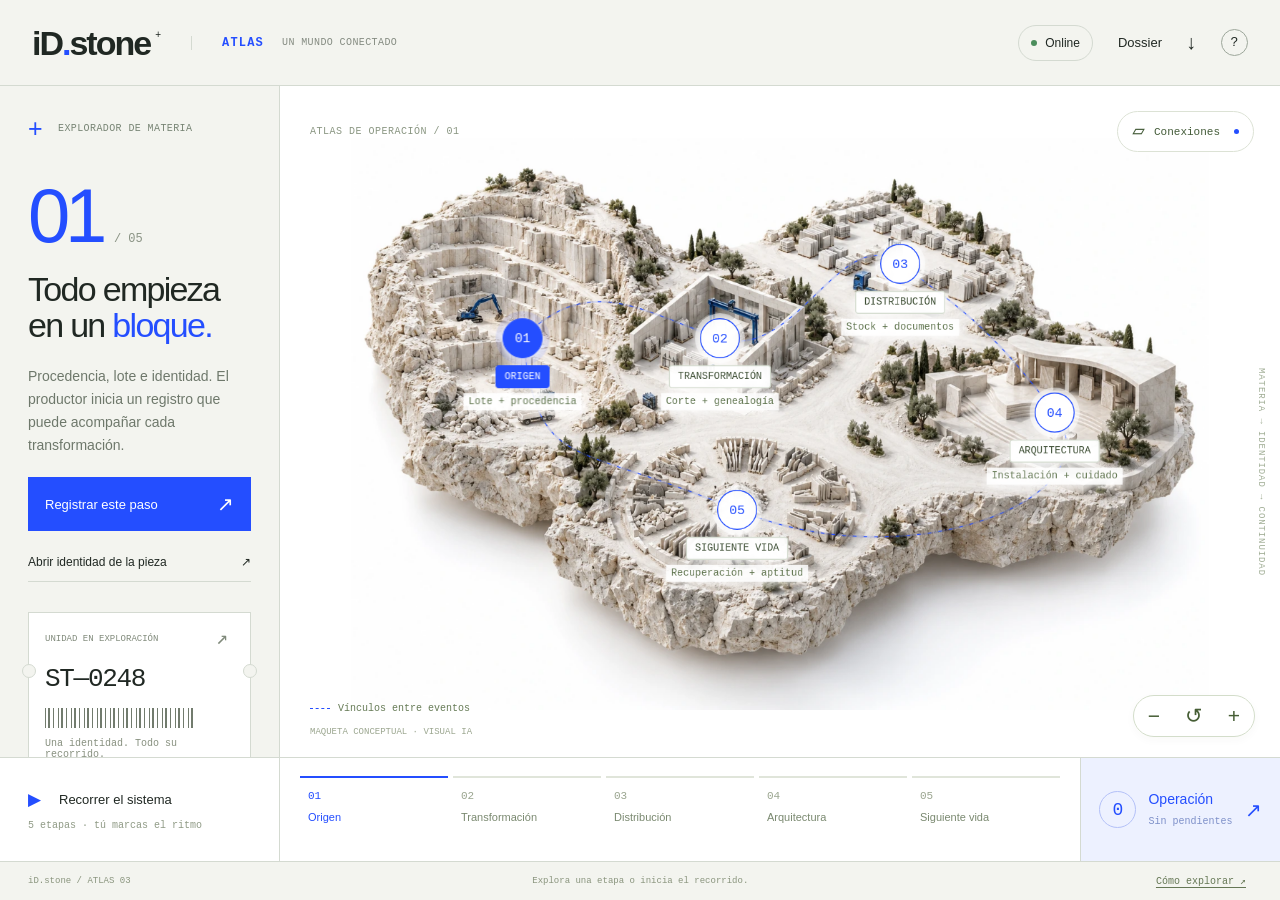
<file: atlas.html>
<!doctype html>
<html lang="es"><head><meta charset="utf-8"><meta name="viewport" content="width=device-width,initial-scale=1"><meta name="theme-color" content="#f3f4ef"><meta name="robots" content="noindex,nofollow"><meta name="description" content="iD.stone Atlas. Explora la identidad y el recorrido de la piedra en un espacio interactivo."><title>iD.stone / Un mundo conectado</title><link rel="icon" type="image/svg+xml" href="data:image/svg+xml,%3Csvg xmlns='http://www.w3.org/2000/svg' viewBox='0 0 64 64'%3E%3Crect width='64' height='64' rx='32' fill='%23244eff'/%3E%3Cpath d='M21 17h7v30h-7zm15 0h7v30h-7z' fill='white'/%3E%3C/svg%3E"><link rel="stylesheet" href="styles.css"><script defer src="app.js"></script></head><body>
<a href="#scene" class="skip">Saltar al atlas</a>
<header class="topbar"><a class="logo" href="#scene" aria-label="iD.stone inicio">iD<span>.</span>stone<sup>+</sup></a><div class="app-title"><span>ATLAS</span><small>UN MUNDO CONECTADO</small></div><div class="header-actions"><button id="network-toggle" aria-pressed="false"><i></i><span id="network-label">Online</span></button><a href="docs/ID_Stone_Dossier_Producto_15p.pdf" download class="pdf-link">Dossier <span>↓</span></a><button id="about-button" class="about-button" aria-label="Acerca de esta experiencia">?</button></div></header>
<main class="atlas-shell">
<aside class="narrative"><div class="system-label"><span class="cross">+</span> EXPLORADOR DE MATERIA</div><div class="chapter-index"><span id="chapter-number">01</span><span>/ 05</span></div><div id="chapter-copy" aria-live="polite"></div><div class="chapter-actions"><button class="primary" id="capture-button">Registrar este paso <span>↗</span></button><button class="underlined" id="identity-button">Abrir identidad de la pieza <span>↗</span></button></div><div class="unit-ticket"><div><span>UNIDAD EN EXPLORACIÓN</span><button id="ticket-button" aria-label="Consultar pasaporte de la unidad">↗</button></div><strong id="active-unit">ST—0248</strong><div class="barcode" aria-hidden="true"></div><small>Una identidad. Todo su recorrido.</small></div><div class="narrative-bottom"><span>PIEDRA NATURAL × CUEVA</span><span class="coords">CONCEPTO / DATOS SIMULADOS</span></div></aside>
<section id="scene" class="scene" tabindex="0" aria-label="Atlas interactivo de cinco etapas. Usa los botones de etapa para explorar.">
<div class="scene-top"><span>ATLAS DE OPERACIÓN / 01</span><button id="connections-toggle" aria-pressed="true"><span class="layer-icon">▱</span> Conexiones <i></i></button></div>
<div class="world-viewport" id="world-viewport"><div class="world" id="world"><img id="world-art" src="assets/atlas.webp" width="1536" height="1024" alt="Maqueta isométrica de un ecosistema de piedra: cantera, fábrica, almacén, arquitectura y recuperación"><svg class="network" viewBox="0 0 1200 800" aria-hidden="true"><path class="network-track" d="M240 280 C335 185 410 245 516 280 S685 115 768 176 S895 265 984 384 S780 620 540 520 S265 470 240 280"/><path class="network-dash" d="M240 280 C335 185 410 245 516 280 S685 115 768 176 S895 265 984 384 S780 620 540 520 S265 470 240 280"/><circle class="map-beacon" cx="240" cy="280" r="15"/></svg><button class="map-node selected" data-step="0" style="--x:20%;--y:35%" aria-label="Explorar origen" aria-pressed="true"><span>01</span><b>ORIGEN</b><small>Lote + procedencia</small></button><button class="map-node" data-step="1" style="--x:43%;--y:35%" aria-label="Explorar transformación" aria-pressed="false"><span>02</span><b>TRANSFORMACIÓN</b><small>Corte + genealogía</small></button><button class="map-node" data-step="2" style="--x:64%;--y:22%" aria-label="Explorar distribución" aria-pressed="false"><span>03</span><b>DISTRIBUCIÓN</b><small>Stock + documentos</small></button><button class="map-node" data-step="3" style="--x:82%;--y:48%" aria-label="Explorar arquitectura" aria-pressed="false"><span>04</span><b>ARQUITECTURA</b><small>Instalación + cuidado</small></button><button class="map-node" data-step="4" style="--x:45%;--y:65%" aria-label="Explorar siguiente vida" aria-pressed="false"><span>05</span><b>SIGUIENTE VIDA</b><small>Recuperación + aptitud</small></button></div></div>
<div class="map-side-caption">MATERIA → IDENTIDAD → CONTINUIDAD</div><div class="scene-bottom"><div class="scene-legend"><span class="legend-line"></span> Vínculos entre eventos<small>MAQUETA CONCEPTUAL · VISUAL IA</small></div><div class="view-controls"><button id="zoom-out" aria-label="Alejar atlas">−</button><button id="fit-view" aria-label="Centrar atlas">↺</button><button id="zoom-in" aria-label="Acercar atlas">+</button></div></div>
<div class="event-pulse" id="event-pulse" aria-hidden="true"></div></section>
</main>
<section class="command-deck" aria-label="Controles del recorrido"><div class="tour-controls"><button id="tour-button" aria-pressed="false"><span id="tour-icon">▶</span><span id="tour-label">Recorrer el sistema</span></button><small id="tour-description">5 etapas · tú marcas el ritmo</small></div><div class="journey" role="group" aria-label="Etapas del recorrido"><button data-journey="0" aria-pressed="true"><b>01</b><span>Origen</span></button><button data-journey="1" aria-pressed="false"><b>02</b><span>Transformación</span></button><button data-journey="2" aria-pressed="false"><b>03</b><span>Distribución</span></button><button data-journey="3" aria-pressed="false"><b>04</b><span>Arquitectura</span></button><button data-journey="4" aria-pressed="false"><b>05</b><span>Siguiente vida</span></button></div><button id="operation-button" class="operation-button"><span class="count" id="queue-badge">0</span><span>Operación<br><small id="queue-word">Sin pendientes</small></span><b>↗</b></button></section>
<footer class="bottom-strip"><span>iD.stone / ATLAS 03</span><span id="bottom-status">Explora una etapa o inicia el recorrido.</span><button id="help-button">Cómo explorar ↗</button></footer>
<dialog id="panel" class="panel"><header class="panel-header"><span id="panel-title">iD.stone / IDENTIDAD</span><button id="close-panel" aria-label="Cerrar panel">×</button></header><div id="panel-body"></div></dialog>
<dialog id="confirm-dialog" class="confirm-dialog"><h2>Reiniciar la demo.</h2><p>Se eliminarán los eventos y la asignación de EPI guardados en este navegador.</p><div><button id="cancel-reset">Cancelar</button><button id="confirm-reset" class="primary">Reiniciar</button></div></dialog>
<div id="toast" role="status"></div><noscript><p class="noscript">Activa JavaScript para explorar el atlas interactivo. <a href="docs/ID_Stone_Dossier_Producto_15p.pdf" download>Descargar dossier PDF</a></p></noscript>
</body></html>
</file>
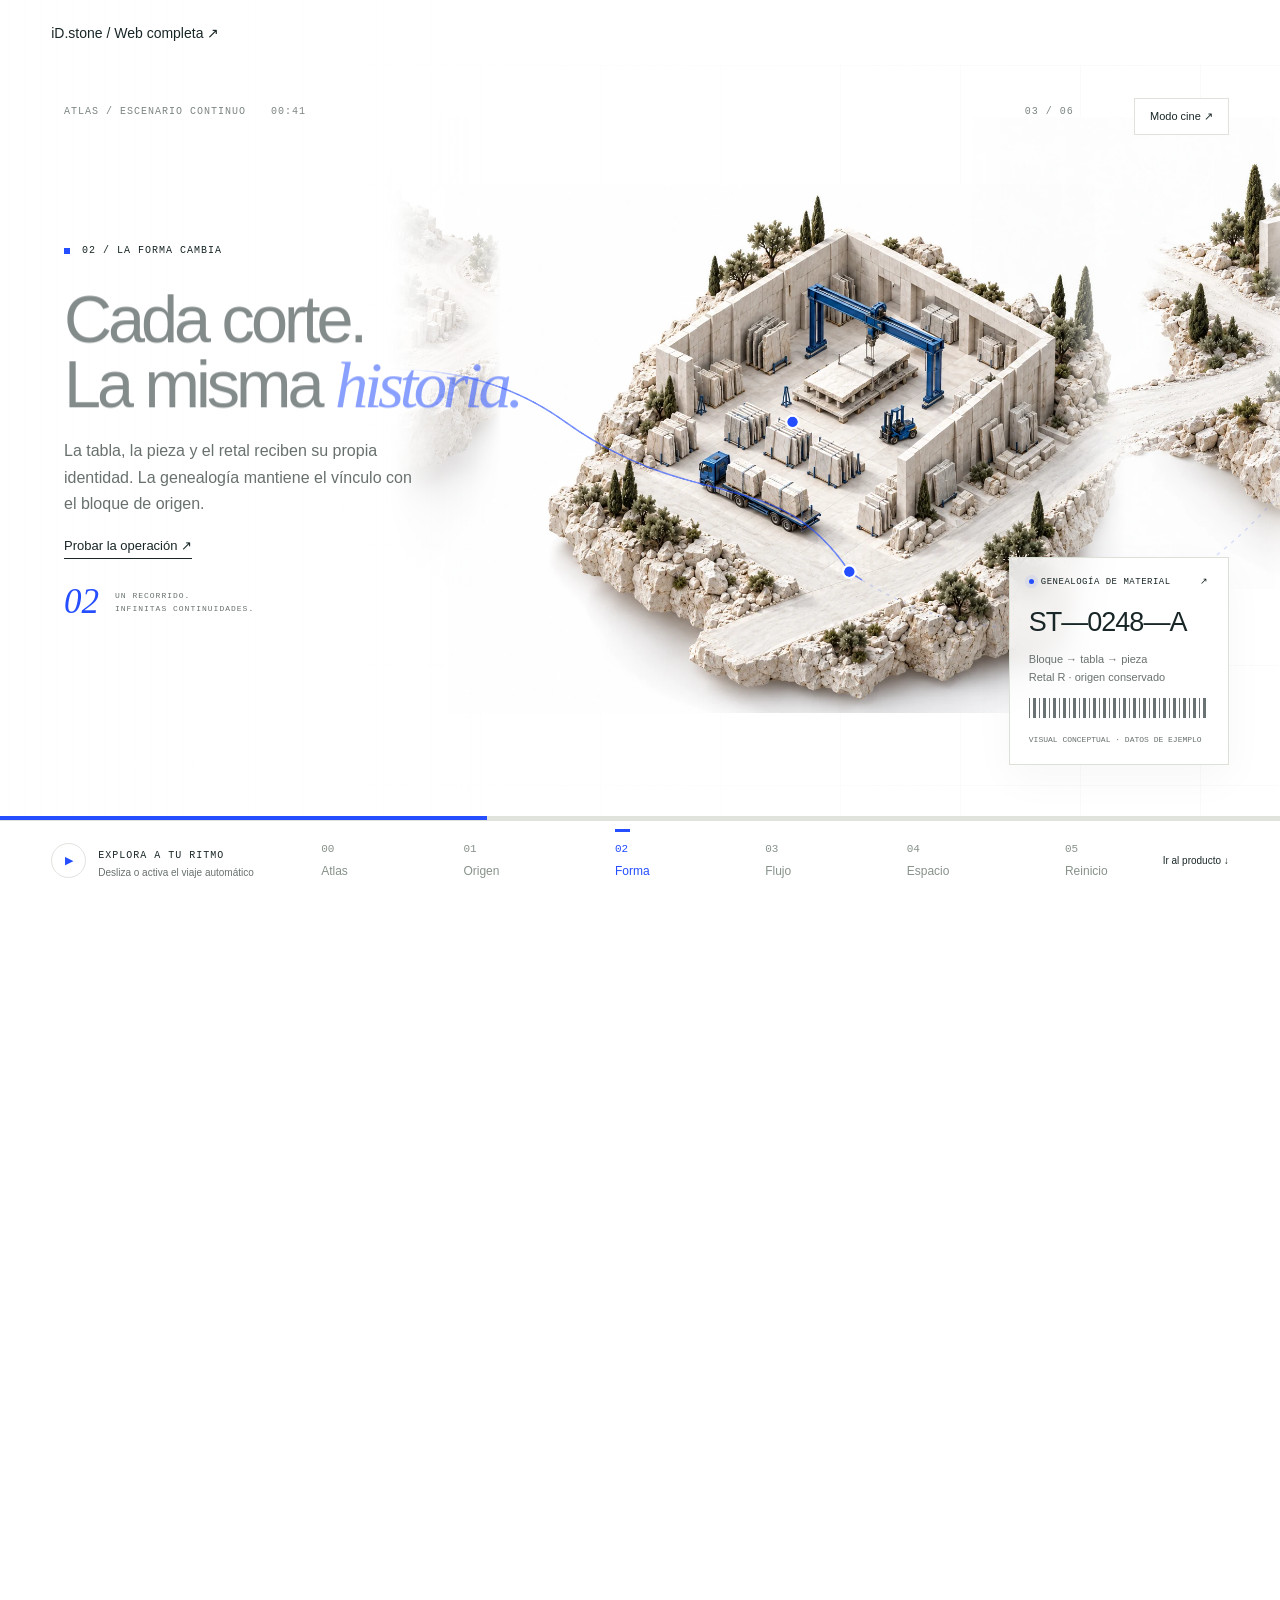
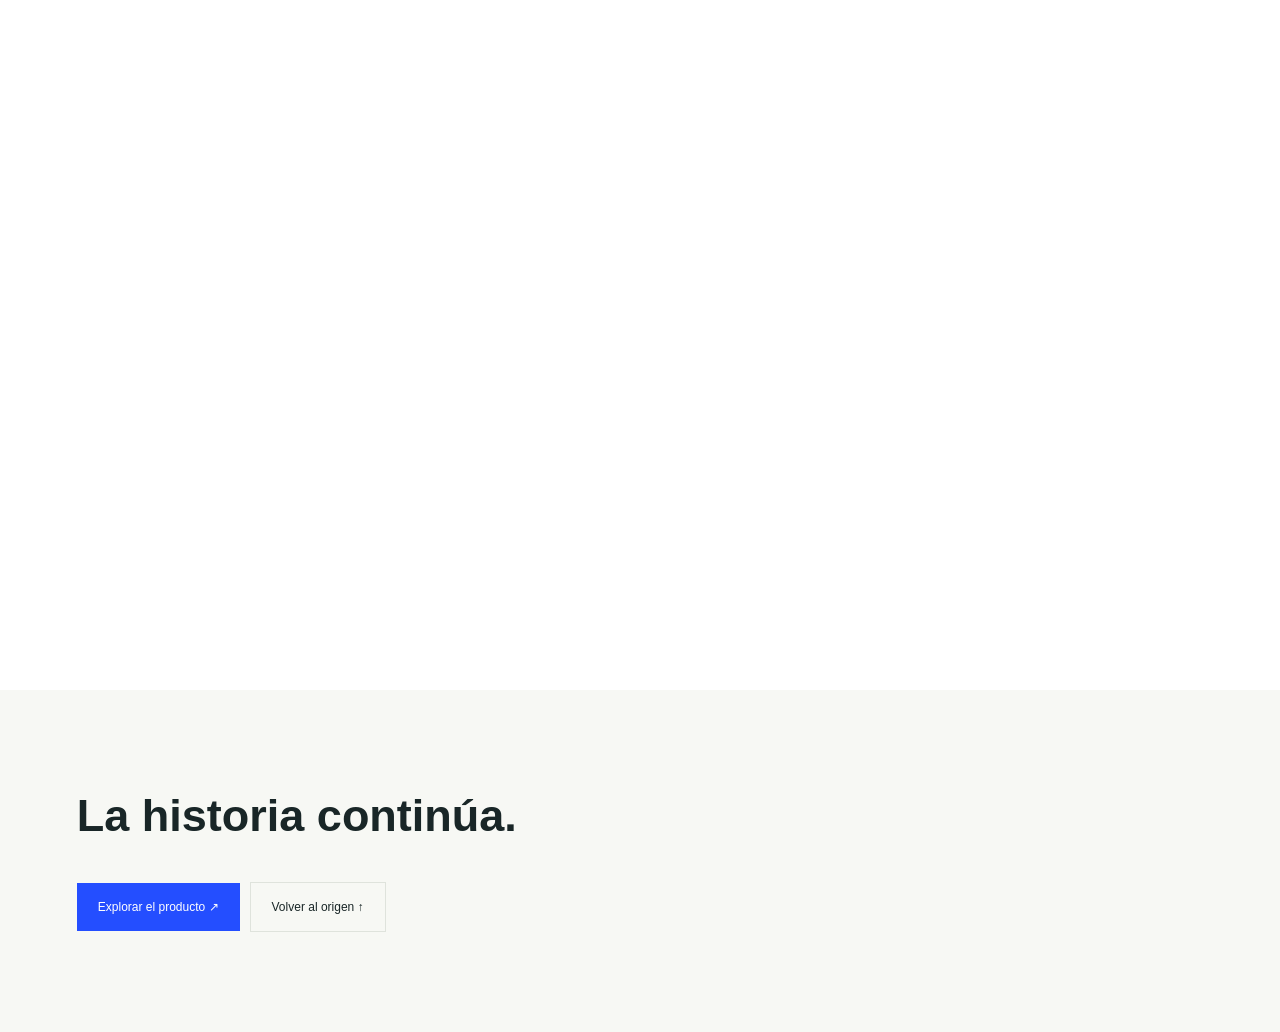
<file: recorrido.html>
<!doctype html><html lang="es"><head><meta charset="utf-8"><meta name="viewport" content="width=device-width,initial-scale=1"><meta name="theme-color" content="#f7f8f4"><meta name="description" content="iD.stone. Identidad y continuidad digital para la piedra: del origen a su siguiente vida."><title>iD.stone — La piedra tiene memoria</title><link rel="stylesheet" href="journey.css"><link rel="stylesheet" href="evolution.css"><script defer src="journey.js"></script><script defer src="evolution.js"></script></head><body class="module-only"><a class="module-back" href="index.html">iD.stone / Web completa ↗</a><main><section class="expedition" id="recorrido" aria-label="Recorrido inmersivo por la piedra">
<div class="expedition-stage">
 <div class="cinema-veil" aria-hidden="true"></div><button class="cinema-toggle" id="cinema-toggle" aria-pressed="false">Modo cine ↗</button><div class="camera-hud" aria-hidden="true"><span>ATLAS / ESCENARIO CONTINUO</span><span id="camera-time">00:00</span><span>01 / 06</span></div><div class="scene-grid" aria-hidden="true"></div>
 <div class="coordinate top-coordinate">MATERIA / MEMORIA / CONTINUIDAD</div>
 <div class="scene-visual" id="world-viewport" aria-hidden="true"><div class="terrain-camera" id="camera"><img class="terrain-tile terrain-origin" src="assets/quarry.webp" alt="" width="1536" height="1024"><img class="terrain-tile terrain-factory" src="assets/factory.webp" alt="" width="1536" height="1024"><img class="terrain-tile terrain-architecture" src="assets/architecture.webp" alt="" width="1536" height="1024"><svg class="terrain-route" viewBox="0 0 4100 1450"><path class="route-underlay" d="M870 600 C1150 640 1410 520 1660 700 S2070 780 2210 990 C2500 1190 2830 1100 3050 830 S3370 320 3480 430 C3550 550 3490 670 3310 800"/><path class="route-line" id="terrain-route-active" d="M870 600 C1150 640 1410 520 1660 700 S2070 780 2210 990 C2500 1190 2830 1100 3050 830 S3370 320 3480 430 C3550 550 3490 670 3310 800"/><g class="terrain-markers"><circle cx="870" cy="600" r="12"/><circle cx="2100" cy="700" r="12"/><circle cx="2210" cy="990" r="12"/><circle cx="3480" cy="430" r="12"/><circle cx="3310" cy="800" r="12"/></g></svg></div><div class="world-vignette"></div></div>
 <div class="story-copy"><div class="eyebrow"><span class="square"></span> <span id="story-kicker">EL SISTEMA DE LA PIEDRA CONECTADA</span></div><h1 id="story-title">La piedra<br> tiene <em>memoria.</em></h1><p id="story-description">Una identidad que nace en el origen y conecta cada corte, cada movimiento y cada nueva vida.</p><div class="story-actions"><a class="button blue" href="#producto">Explorar el producto <span>↗</span></a><button class="text-button" data-open-demo>Probar la operación ↗</button></div><div class="story-index"><span id="story-number">00</span><span>UN RECORRIDO.<br> INFINITAS CONTINUIDADES.</span></div></div>
 <aside class="floating-record"><div class="record-top"><span class="pulse-dot"></span><span id="record-type">IDENTIDAD PERSISTENTE</span><span>↗</span></div><strong id="record-id">ST—0248</strong><div class="record-fields"><span id="record-label">Origen → siguiente vida</span><span id="record-value">Un historial conectado</span></div><div class="signal-bars" aria-hidden="true"></div><small>VISUAL CONCEPTUAL · DATOS DE EJEMPLO</small></aside>
 <div class="journey-bottom"><div class="play-group"><button id="journey-play" aria-pressed="false" aria-label="Reproducir recorrido en bucle">▶</button><div><span id="play-state">DESLIZA PARA EXPLORAR</span><small>Desliza o activa el viaje automático</small></div></div><nav class="stage-nav" aria-label="Etapas"><button data-go="0" class="active" aria-current="step">00 <span>Atlas</span></button><button data-go="1">01 <span>Origen</span></button><button data-go="2">02 <span>Forma</span></button><button data-go="3">03 <span>Flujo</span></button><button data-go="4">04 <span>Espacio</span></button><button data-go="5">05 <span>Reinicio</span></button></nav><a class="skip-journey" href="#producto">Ir al producto ↓</a></div><div class="journey-progress"><i id="progress-bar"></i><input id="journey-scrub" type="range" min="0" max="1000" step="1" value="0" aria-label="Posición en el recorrido" aria-valuetext="Atlas, inicio del recorrido"></div>
</div></section><section id="producto" class="module-end"><h2>La historia continúa.</h2><a class="button blue" href="index.html#producto">Explorar el producto ↗</a><a class="button outline" href="#recorrido">Volver al origen ↑</a></section></main><dialog id="demo-modal"><div class="modal-bar"><span>ATLAS OPERATIVO / DEMO LOCAL</span><button id="demo-close" aria-label="Cerrar mesa operativa">Cerrar ×</button></div><iframe id="demo-frame" title="Atlas operativo iD.stone con captura, documentación, stock y EPIs"></iframe></dialog></body></html>
</file>
<file: journey.css>
:root{--paper:#f7f8f4;--white:#fff;--ink:#192627;--muted:#68716e;--blue:#244eff;--line:#dfe3dc;--acid:#d6f483;--header:82px;font-family:Arial,Helvetica,sans-serif;color:var(--ink);background:var(--paper);font-synthesis:none}*{box-sizing:border-box}html{scroll-behavior:smooth;scroll-padding-top:95px}body{margin:0}button,a{-webkit-tap-highlight-color:transparent}button{font:inherit;cursor:pointer}a{color:inherit;text-decoration:none}button{color:inherit}button:focus-visible,a:focus-visible,[tabindex]:focus-visible{outline:3px solid var(--blue);outline-offset:5px}button:disabled{cursor:not-allowed;opacity:.4}::selection{background:var(--acid);color:var(--ink)}.site-header{height:var(--header);display:flex;align-items:center;padding:0 4vw;gap:40px;position:fixed;inset:0 0 auto;z-index:40;background:rgba(247,248,244,.93);backdrop-filter:blur(18px);border-bottom:1px solid var(--line)}.brand{font-size:31px;letter-spacing:-2px;font-weight:700;white-space:nowrap}.brand span{color:var(--blue)}.brand sup{font-size:10px;position:relative;top:-12px;margin-left:5px;letter-spacing:0}.edition{font-family:monospace;font-size:9px;letter-spacing:1px;margin-right:auto}.site-header nav{display:flex;align-items:center;gap:27px;font-size:12px}.download{background:var(--ink);color:white;padding:13px 17px;display:flex;gap:27px}.skip-link{position:fixed;left:10px;top:-100px;z-index:100;background:white;padding:16px}.skip-link:focus{top:10px}.expedition{height:660svh;position:relative;background:white}.expedition-stage{height:100svh;min-height:600px;position:sticky;top:0;overflow:hidden;background:#fff;isolation:isolate}.scene-grid{position:absolute;inset:var(--header) 0 0;background-image:linear-gradient(#e3e7df70 1px,transparent 1px),linear-gradient(90deg,#e3e7df70 1px,transparent 1px);background-size:120px 120px;opacity:.45;mask-image:linear-gradient(90deg,transparent 25%,black 90%);transform:translateY(var(--grid-y,0px));z-index:-1}.coordinate{position:absolute;font:9px monospace;letter-spacing:2px;color:var(--muted)}.top-coordinate{top:calc(var(--header) + 32px);right:4vw}.story-copy{position:absolute;left:6vw;top:27%;width:38%;z-index:5;pointer-events:none}.story-copy>*{pointer-events:auto}.eyebrow{display:flex;gap:12px;align-items:center;font:10px/1.5 monospace;letter-spacing:1.4px}.square{height:6px;width:6px;background:var(--blue);display:inline-block}h1,h2,h3,p{margin:0}h1{font-size:clamp(54px,5.7vw,99px);line-height:.98;letter-spacing:-.065em;font-weight:500;margin:25px 0;max-width:590px}em{font-family:Georgia,'Times New Roman',serif;font-weight:400}h1 em{color:var(--blue);letter-spacing:-.065em}#story-description{max-width:310px;font-size:15px;line-height:1.65;color:var(--muted);min-height:74px}.story-actions{display:flex;align-items:flex-start;gap:18px;flex-direction:column;margin-top:23px}.button{display:inline-flex;justify-content:space-between;align-items:center;gap:22px;border:0;padding:17px 21px;font-size:12px;transition:transform .2s,background .2s}.button:hover{transform:translateY(-2px)}.blue{background:var(--blue);color:white}.text-button{border:0;background:none;padding:0 0 5px;border-bottom:1px solid currentColor;font-size:11px}.story-index{display:flex;align-items:center;gap:16px;margin-top:34px}.story-index>span:first-child{font-family:Georgia,serif;font-style:italic;font-size:35px;line-height:1;color:var(--blue)}.story-index>span:last-child{font:8px/1.65 monospace;color:var(--muted);letter-spacing:1px}.scene-visual{position:absolute;left:27%;top:15%;width:77%;height:75%;perspective:1400px;transform:translate3d(var(--pointer-x,0px),var(--pointer-y,0px),0);transition:transform .6s ease-out;pointer-events:none}.camera{position:absolute;width:100%;top:50%;aspect-ratio:1.5;transform-origin:center;will-change:transform,opacity}.world-img{width:100%;height:auto;display:block;mix-blend-mode:multiply}.world-route{position:absolute;inset:0;width:100%;height:100%;overflow:visible}.world-route path{fill:none;stroke:var(--blue);stroke-width:1.1;stroke-dasharray:3 7;opacity:.4;animation:route 25s linear infinite}.world-route circle{fill:white;stroke:var(--blue);stroke-width:3}.detail-plane{position:absolute;inset:-4% -2% -5%;will-change:transform;pointer-events:none}.detail-img{position:absolute;width:100%;height:100%;object-fit:contain;opacity:0;mix-blend-mode:multiply;mask-image:linear-gradient(90deg,transparent 0%,#000 18%,#000 100%);will-change:opacity,transform}.orbital{position:absolute;border:1px solid #244eff15;border-radius:50%;width:72%;height:72%;left:10%;top:15%;transform:rotateX(63deg) rotate(-20deg);pointer-events:none}.orbital-b{width:94%;height:94%;left:0;top:4%;border-style:dashed;opacity:.5}.floating-record{position:absolute;right:5vw;bottom:17%;width:220px;padding:18px 19px;background:rgba(255,255,255,.86);backdrop-filter:blur(9px);box-shadow:0 14px 40px #17292409;border:1px solid #dce1d8;z-index:6;transform:translateY(var(--record-y,0px))}.record-top{display:flex;gap:7px;align-items:center;font:8px monospace;letter-spacing:.5px}.record-top>span:last-child{margin-left:auto}.pulse-dot{width:5px;height:5px;border-radius:50%;background:var(--blue);box-shadow:0 0 0 4px #244eff12}.floating-record strong{font-weight:400;display:block;font-size:27px;letter-spacing:-1px;margin:20px 0 15px}.record-fields{font-size:9px;display:flex;flex-direction:column;gap:6px;color:var(--muted)}.signal-bars{height:20px;width:100%;margin:15px 0 10px;background:repeating-linear-gradient(90deg,var(--ink) 0px,var(--ink) 1px,transparent 1px,transparent 4px,var(--ink) 4px,var(--ink) 7px,transparent 7px,transparent 10px);opacity:.65}.floating-record small{font:6.5px monospace;color:var(--muted)}.journey-bottom{position:absolute;bottom:0;left:0;right:0;height:91px;background:rgba(255,255,255,.9);backdrop-filter:blur(15px);border-top:1px solid var(--line);display:flex;align-items:center;padding:0 4vw;gap:30px;z-index:10}.play-group{display:flex;align-items:center;gap:12px;min-width:230px}.play-group button{width:35px;height:35px;border:1px solid var(--line);background:transparent;border-radius:50%;font-size:11px;color:var(--blue)}.play-group>div>span{font:8px monospace;letter-spacing:1px}.play-group small{display:block;font-size:9px;color:var(--muted);margin-top:5px}.stage-nav{display:flex;justify-content:space-between;gap:10px;flex:1}.stage-nav button{border:0;background:transparent;font:9px monospace;display:flex;flex-direction:column;gap:9px;text-align:left;padding:10px;color:#87928a}.stage-nav button span{font-family:Arial,sans-serif;font-size:11px}.stage-nav button.active{color:var(--blue)}.stage-nav button.active::before{content:'';height:3px;width:15px;background:var(--blue);position:absolute;margin-top:-14px}.skip-journey{font-size:10px;white-space:nowrap;margin-left:15px}.journey-progress{position:absolute;bottom:0;left:0;width:100%;height:3px;z-index:15;background:var(--line)}.journey-progress i{display:block;height:100%;background:var(--blue);width:0;will-change:width}.section{padding:105px 6vw;scroll-margin-top:80px}.section h2{font-size:clamp(40px,4.3vw,74px);line-height:1.07;font-weight:400;letter-spacing:-.055em}.section p{font-size:14px;line-height:1.8;color:var(--muted)}.section .lead{font-size:22px;line-height:1.4;letter-spacing:-.5px;color:var(--ink)}.intro .eyebrow{margin-bottom:50px}.intro-grid{display:grid;grid-template-columns:1fr .8fr;gap:8vw}.intro-grid p+p{margin-top:20px}.intro-grid .lead{margin-bottom:23px}.integration-line{display:flex;align-items:center;gap:14px;font:9px monospace;margin:30px 0 14px;padding:17px 0;border-block:1px solid var(--line)}.blue-text{color:var(--blue)}.section small{font:10px/1.6 Arial,sans-serif;color:var(--muted);display:block}.statement-strip{margin-top:85px;padding-top:30px;border-top:1px solid var(--line);display:flex;justify-content:space-between;font-size:clamp(11px,2vw,28px);letter-spacing:-1px}.statement-strip span:last-child{color:var(--blue)}.identity{display:grid;grid-template-columns:1.2fr 1fr;padding-top:0;padding-bottom:0;gap:7vw;background:white;border-block:1px solid var(--line)}.identity-art{position:relative;min-height:650px;display:flex;align-items:center;margin-left:-6vw;padding-left:5vw}.identity-art>.eyebrow{position:absolute;top:45px;left:6vw}.identity-art img{width:115%;margin-left:-8%;height:auto;mix-blend-mode:multiply}.tag-callout{position:absolute;left:5vw;bottom:115px;background:white;border:1px solid var(--line);padding:17px;display:flex;gap:15px;font-size:12px;line-height:1.7}.tag-symbol{font-size:30px;color:var(--blue)}.art-caption{position:absolute;bottom:42px;left:6vw;font:9px monospace;letter-spacing:1px}.identity-copy{padding-block:75px}.identity-copy h2{font-size:clamp(37px,3.5vw,60px);margin:22px 0}.identity-row{display:flex;gap:20px;margin:25px 0;padding-top:22px;border-top:1px solid var(--line)}.identity-row>b{font:10px monospace;color:var(--blue);padding-top:4px}.identity-row h3{font-size:16px;font-weight:400;margin-bottom:7px}.identity-row p{font-size:12px;line-height:1.7}.identity-copy>small{margin-top:30px}.section-heading{display:flex;align-items:flex-end;justify-content:space-between;gap:8vw;margin:27px 0 55px}.section-heading>p{max-width:320px}.operation-workspace{display:grid;grid-template-columns:.8fr 1.3fr;gap:5vw;min-height:345px}.capability-tabs{border-top:1px solid var(--line)}.capability-tabs button{width:100%;display:flex;gap:18px;padding:24px 15px;border:0;border-bottom:1px solid var(--line);background:transparent;align-items:center;text-align:left}.capability-tabs button>span{font:10px monospace;color:var(--muted)}.capability-tabs button>strong{font-size:17px;font-weight:400}.capability-tabs button>b{margin-left:auto;font-weight:400}.capability-tabs button[aria-selected=true]{background:var(--blue);color:white}.capability-tabs button[aria-selected=true]>span{color:#bbc8ff}#capability-panel{background:white;border:1px solid var(--line);padding:28px;min-height:350px}.panel-meta{display:flex;justify-content:space-between;gap:10px;font:9px monospace;color:var(--muted);letter-spacing:.6px}.panel-meta span:last-child{color:var(--blue)}#capability-panel h3{font-size:25px;font-weight:400;letter-spacing:-.7px;margin:27px 0 15px}#capability-panel p{font-size:13px;max-width:520px}.mock-table{margin-top:22px;border-top:1px solid var(--line)}.mock-row{display:grid;grid-template-columns:1fr 1.1fr .8fr;gap:15px;border-bottom:1px solid var(--line);padding:12px 0;font:10px/1.5 monospace}.mock-row span:last-child{color:var(--blue);text-align:right}.mini-note{font-size:10px!important;margin-top:20px}.operation-foot{display:flex;justify-content:space-between;gap:25px;margin-top:25px;align-items:center}.operation-foot>span{font:8px monospace;color:var(--muted);letter-spacing:1px}.offline{background:var(--blue);color:white;display:grid;grid-template-columns:1fr 1fr;gap:9vw}.offline h2{margin:30px 0}.offline h2 em{color:var(--acid)}.offline p{color:#d8dfff}.offline .lead{color:white;margin-bottom:20px}.plain-list{list-style:none;padding:0;margin:30px 0 0}.plain-list li{padding:13px 0;border-bottom:1px solid #ffffff30;font-size:12px}.plain-list li::before{content:'+';margin-right:13px;color:var(--acid)}.offline-demo{align-self:center;background:#fff;color:var(--ink);padding:30px;box-shadow:0 30px 80px #09207b30}.demo-top{display:flex;align-items:center;justify-content:space-between;gap:8px;font:8px monospace}.demo-top button{display:flex;align-items:center;gap:7px;font:10px monospace;background:#f2f4ef;border:0;padding:8px 10px}.demo-top i{height:5px;width:5px;border-radius:50%;background:#929b8d}.demo-top button[aria-pressed=false] i{background:var(--blue)}.demo-instruction{font-size:21px;letter-spacing:-.6px;line-height:1.4;margin:30px 0}.demo-count{display:flex;align-items:center;gap:20px}.demo-count strong{font-weight:400;font-size:75px;letter-spacing:-6px;color:var(--blue)}.demo-count>span{font:9px/1.6 monospace;color:var(--muted)}.local-events{height:78px;overflow:auto;margin:15px 0;font:10px monospace;color:var(--muted);border-block:1px solid var(--line);padding:9px 0;line-height:1.8}.local-event{display:flex;justify-content:space-between;gap:15px}.local-event span:last-child{color:var(--blue)}.demo-actions{display:flex;gap:10px;flex-wrap:wrap}.demo-actions .button{font-size:11px;padding:14px}.outline{background:transparent;border:1px solid var(--line)}.demo-status{font-size:11px;margin:20px 0 10px;line-height:1.6}.offline-demo small{font-size:9px;line-height:1.7}.reset-local{border:0;background:none;text-decoration:underline;padding:0;font-size:9px;margin-top:15px;color:var(--muted)}.evidence-flow{display:grid;grid-template-columns:repeat(3,1fr);border-block:1px solid var(--line)}.evidence-flow article{padding:35px 30px;position:relative}.evidence-flow article:first-child{padding-left:0}.evidence-flow article+article{border-left:1px solid var(--line)}.flow-index{font:9px monospace;color:var(--blue);letter-spacing:1px}.evidence-flow h3{font:italic 36px Georgia,serif;margin:28px 0 18px}.flow-code{font:8px monospace;letter-spacing:1px;padding-top:30px;color:var(--muted)}.evidence-note{margin-top:30px;display:grid;grid-template-columns:1fr 5fr;gap:40px}.evidence-note>b{font:15px monospace}.evidence-note p{font-size:11px}.closing{background:var(--ink);color:white;position:relative;overflow:hidden;padding-top:95px;padding-bottom:35px}.closing h2{font-size:clamp(57px,7vw,115px);margin:35px 0 20px;position:relative;z-index:1}.closing h2 em{color:var(--acid)}.closing p{color:#b5c0b6;position:relative;z-index:1}.closing-actions{display:flex;flex-wrap:wrap;gap:15px;margin:40px 0 75px;position:relative;z-index:1}.light{background:var(--acid);color:var(--ink)}.ghost{background:transparent;border:1px solid #ffffff45;color:white}.closing-bottom{display:flex;justify-content:space-between;border-top:1px solid #ffffff30;padding-top:25px;font:10px monospace}.closing-orbit{position:absolute;width:600px;height:600px;border:1px solid #d6f48320;border-radius:50%;right:-40px;top:0;display:grid;place-items:center;transform:rotate(-20deg)}.closing-orbit::before,.closing-orbit::after{content:'';position:absolute;width:75%;height:75%;border:1px solid #d6f48320;border-radius:50%}.closing-orbit::after{width:50%;height:50%}.closing-orbit span{font:240px Georgia;color:#d6f483;opacity:.8;transform:rotate(20deg)}#demo-modal{border:0;padding:0;width:96vw;height:94svh;max-width:1700px;max-height:none;background:var(--paper);overflow:hidden}#demo-modal::backdrop{background:#17202490;backdrop-filter:blur(10px)}.modal-bar{height:43px;display:flex;justify-content:space-between;align-items:center;padding:0 18px;font:10px monospace;border-bottom:1px solid var(--line)}.modal-bar button{border:0;background:none;font-size:11px}#demo-frame{border:0;width:100%;height:calc(100% - 43px)}body.modal-open{overflow:hidden}.module-back{position:fixed;top:25px;left:4vw;z-index:40;font-size:14px}.module-end{padding:100px 6vw}.module-end h2{font-size:45px;margin-bottom:30px}.module-end a{margin:10px 10px 0 0}.module-only{--header:65px}.module-only .story-actions .blue{display:none}@keyframes route{to{stroke-dashoffset:-200}}@media(min-width:1600px){.story-copy{top:25%}.story-actions{flex-direction:row;align-items:center}.scene-visual{left:30%;width:72%}.floating-record{bottom:18%}}@media(max-height:780px) and (min-width:901px){.story-copy{top:23%}h1{font-size:clamp(52px,5vw,78px);margin:18px 0}.story-index{margin-top:22px}.story-actions{flex-direction:row;align-items:center;margin-top:18px}.story-actions .button{padding:14px}#story-description{font-size:13px;max-width:300px;min-height:60px}.floating-record{bottom:18%;width:195px;padding:13px}.floating-record strong{margin:15px 0}.scene-visual{top:12%}.journey-bottom{height:80px}}@media(max-width:1050px){.edition{display:none}.site-header nav{margin-left:auto}.play-group{min-width:175px}.play-group small{font-size:8px}.journey-bottom{gap:10px}.stage-nav{gap:0}.stage-nav button{padding-inline:7px}.skip-journey{display:none}.floating-record{width:188px;right:4vw}.story-copy{left:5vw;width:42%}.scene-visual{left:23%;width:85%}.operation-workspace{gap:25px}.offline{gap:5vw}.offline-demo{padding:23px}.demo-actions .button{width:100%}}@media(max-width:760px){:root{--header:65px}.site-header{padding:0 5vw;gap:10px}.brand{font-size:27px}.site-header nav{gap:17px;font-size:10px}.site-header nav>a:nth-child(2),.site-header nav>a:nth-child(3){display:none}.download{padding:10px 12px;gap:13px}.expedition{height:580svh}.expedition-stage{min-height:650px}.top-coordinate{top:85px;font-size:7px;right:5vw;letter-spacing:1px}.story-copy{top:119px;left:7vw;width:86%;pointer-events:none}.story-copy .eyebrow{font-size:8px}h1{font-size:54px;max-width:350px;margin:19px 0 15px}#story-description{font-size:12px;line-height:1.65;max-width:250px;min-height:60px}.story-actions{flex-direction:row;gap:14px;align-items:center;margin-top:17px}.story-actions .button{font-size:10px;padding:13px}.story-actions .text-button{font-size:9px}.story-index{display:none}.scene-visual{left:0%;top:40%;width:108%;height:45%;transform:translate3d(0,var(--pointer-y,0px),0)}.detail-plane{inset:-8% -6% -12% -8%}.detail-img{mask-image:linear-gradient(90deg,transparent,#000 12%,#000)}.orbital{display:none}.floating-record{right:5vw;bottom:115px;width:155px;padding:12px;transform:none}.record-top{font-size:6px}.floating-record strong{font-size:20px;margin:11px 0}.record-fields{font-size:8px}.signal-bars{height:12px;margin:11px 0 7px}.floating-record small{font-size:5px}.journey-bottom{height:91px;padding:0 5vw;display:grid;grid-template-columns:40px 1fr;gap:8px}.play-group{min-width:0}.play-group>div{display:none}.play-group button{width:30px;height:30px}.stage-nav{gap:0}.stage-nav button{padding:7px 4px;font-size:8px;gap:10px}.stage-nav button span{font-size:8px}.section{padding:65px 7vw}.section h2{font-size:42px}.intro .eyebrow{margin-bottom:30px}.intro-grid{grid-template-columns:1fr;gap:30px}.section p{font-size:13px}.section .lead{font-size:20px}.integration-line{gap:9px;font-size:8px}.statement-strip{margin-top:40px;letter-spacing:-.3px;font-size:10px;gap:10px}.identity{display:flex;flex-direction:column;gap:0;padding-top:0}.identity-art{min-height:370px;margin:0 -7vw;padding:0;overflow:hidden}.identity-art img{width:100%;margin:0}.identity-art>.eyebrow{top:28px;left:7vw}.tag-callout{left:7vw;bottom:52px;padding:10px;font-size:9px}.tag-symbol{font-size:23px}.art-caption{left:7vw;bottom:23px;font-size:8px}.identity-copy{padding:15px 0 0}.identity-copy h2{font-size:42px}.section-heading{display:block;margin:25px 0 30px}.section-heading>p{max-width:none;margin-top:25px}.operation-workspace{display:block}.capability-tabs{display:grid;grid-template-columns:1fr 1fr;margin-bottom:20px}.capability-tabs button{padding:15px 8px;gap:8px;min-height:60px}.capability-tabs button strong{font-size:12px}.capability-tabs button>b{display:none}.capability-tabs button>span{font-size:8px}#capability-panel{padding:20px;min-height:375px}.mock-row{font-size:8px;gap:7px}.panel-meta{font-size:7px}.operation-foot{align-items:flex-start;flex-direction:column;gap:18px}.operation-foot>span{font-size:7px}.offline{display:block}.offline-demo{margin-top:40px;padding:23px}.demo-actions .button{width:auto;font-size:10px}.evidence-flow{grid-template-columns:1fr}.evidence-flow article{padding:30px 0!important}.evidence-flow article+article{border-left:0;border-top:1px solid var(--line)}.evidence-flow h3{margin:15px 0}.flow-code{padding-top:18px}.evidence-note{grid-template-columns:1fr;gap:18px}.closing h2{font-size:56px}.closing-orbit{width:420px;height:420px;right:-230px;top:95px;opacity:.6}.closing-orbit span{font-size:170px}.closing-actions{margin-bottom:50px;flex-direction:column;align-items:flex-start}.closing-bottom{font-size:8px}.closing .eyebrow{font-size:8px}#demo-modal{width:100vw;height:100svh;max-width:none;margin:0}.modal-bar{font-size:8px}.module-only .scene-visual{top:39%}}@media(max-width:370px){h1{font-size:48px}.story-copy{top:110px}.story-actions .text-button{font-size:8px}.stage-nav button{padding-inline:2px}.scene-visual{top:43%}.floating-record{width:135px;bottom:103px}.floating-record .signal-bars,.floating-record small{display:none}.section h2{font-size:37px}.demo-actions .button{width:100%}.mock-row{font-size:7px}}@media(prefers-reduced-motion:reduce){html{scroll-behavior:auto}*,*::before,*::after{animation:none!important;transition:none!important}.scene-visual{transform:none!important}}

/* Preserve scene proportions and keep the reading plane clear. */
.scene-visual{mask-image:linear-gradient(90deg,transparent 0%,#000 17%,#000 100%)}
@media(max-width:760px){.scene-visual,.module-only .scene-visual{top:51%;height:37%;mask-image:linear-gradient(180deg,transparent 0%,#000 9%,#000 100%)}.detail-plane{inset:-7% -6% -10% -8%}}
</file>
<file: evolution.css>
/* Continuum 05. A tighter reading grid; a wider cinematic plane. */
:root{--header:74px}.site-header{gap:24px}.site-header nav{gap:20px}.edition{font-size:10px}.section{padding:76px max(6vw,calc((100vw - 1440px)/2));}.section p{font-size:16px;line-height:1.65}.section small{font-size:12px;line-height:1.55}.eyebrow{font-size:12px;letter-spacing:1px}.section h2{font-size:clamp(42px,4.2vw,65px)}.section-heading{gap:50px;margin:24px 0 38px;align-items:center}.section-heading>p{max-width:420px}.intro .eyebrow{margin-bottom:30px}.intro-grid{gap:6vw;grid-template-columns:1fr 1fr}.statement-strip{margin-top:42px;padding-top:23px}.integration-line{font-size:11px}.identity{padding-block:0;gap:4vw;grid-template-columns:1fr 1fr}.identity-art{min-height:620px;margin-left:0;padding-left:0}.identity-art img{width:100%;margin:0}.identity-art>.eyebrow{left:0;font-size:11px;top:36px}.art-caption{left:0;bottom:30px;font-size:10px}.tag-callout{left:0;bottom:70px}.identity-copy{padding-block:54px}.identity-row{margin:18px 0;padding-top:16px;gap:14px}.identity-row p{font-size:14px}.identity-copy h2{margin:18px 0}.capture-chain{display:flex;gap:10px;align-items:center;font:10px monospace;margin:24px 0 10px;color:var(--blue)}.capture-note{font-size:13px!important}.identity-copy>small{margin-top:14px}.operation-workspace{grid-template-columns:.8fr 1.35fr;gap:30px}.capability-tabs button{padding:22px 15px}.capability-tabs button>span{font-size:12px}#capability-panel{min-height:350px}#capability-panel p{font-size:15px}.mock-row{font-size:12px}.mini-note{font-size:12px!important}.panel-meta{font-size:10px}.operation-foot>span{font-size:10px}.text-button{font-size:13px}.offline{gap:6vw}.offline-demo{padding:28px}.offline .lead{font-size:23px}.plain-list li{font-size:14px}.demo-top{font-size:10px}.demo-top button{font-size:12px}.local-events{font-size:12px}.offline-demo small{font-size:12px}.demo-status{font-size:13px}.flow-index{font-size:12px}.flow-code{font-size:10px}.evidence-flow article{padding:27px 25px}.evidence-note{grid-template-columns:1fr 5fr;gap:25px}.evidence-note p{font-size:13px}.closing{padding-bottom:30px}.closing h2{font-size:clamp(60px,6vw,92px)}.closing-actions{margin-bottom:50px}.expedition{height:610svh}.scene-visual{left:30%;width:72%;top:13%;height:78%;transform-style:preserve-3d;mask-image:linear-gradient(90deg,transparent 0%,#000 14%,#000 100%)}.camera{backface-visibility:hidden}.detail-img{mix-blend-mode:normal;mask-image:linear-gradient(90deg,transparent 0%,#000 18%,#000 100%);will-change:transform,opacity,clip-path;backface-visibility:hidden}.detail-plane{inset:-4% -3% -4%;transform-style:preserve-3d}.story-copy{left:max(5vw,calc((100vw - 1480px)/2));top:27%;width:39%}h1{font-size:clamp(53px,5.2vw,88px);letter-spacing:-.06em}.story-copy .eyebrow{font-size:10px}#story-description{font-size:16px;max-width:360px;min-height:80px}.story-actions{margin-top:20px}.story-index{margin-top:25px}.floating-record{right:max(4vw,calc((100vw - 1550px)/2));bottom:15%;width:220px}.record-top{font-size:9px}.record-fields{font-size:11px}.floating-record small{font-size:8px}.journey-bottom{height:80px}.stage-nav button{font-size:11px}.stage-nav button span{font-size:12px}.play-group>div>span{font-size:10px}.play-group small{font-size:10px}.camera-hud{position:absolute;top:106px;left:5vw;right:4vw;display:flex;gap:25px;font:10px monospace;color:#7d8681;z-index:5;letter-spacing:1px}.camera-hud span:last-child{margin-left:auto}.top-coordinate{display:none}.cinema-veil{position:absolute;inset:0;pointer-events:none;z-index:3;background:linear-gradient(90deg,#fff 0%,#ffffffdc 15%,transparent 37%,transparent);opacity:.35}.focus-mark{position:absolute;left:64%;top:54%;z-index:2;color:var(--blue);transform:translateY(var(--focus-y,0px))}.focus-mark i{width:40px;height:40px;border:1px solid var(--blue);display:block;border-radius:50%;box-shadow:0 0 0 8px #244eff10;animation:focusPulse 4s ease-in-out infinite}.focus-mark span{display:block;font:9px monospace;background:#ffffffdc;margin:15px 0 0 -50px;padding:6px 10px;white-space:nowrap}.orbital{opacity:.25}.benefits{background:#e9edff}.benefit-tabs{display:grid;grid-template-columns:repeat(6,1fr);gap:0;border-block:1px solid #c5cee9}.benefit-tabs button{border:0;background:none;text-align:left;padding:18px 16px;display:flex;flex-direction:column;gap:10px;border-right:1px solid #c5cee9}.benefit-tabs button:last-child{border:0}.benefit-tabs button small{font:11px monospace}.benefit-tabs button span{font-size:14px}.benefit-tabs button[aria-selected=true]{background:var(--blue);color:white}.benefit-tabs button[aria-selected=true] small{color:white}#benefit-detail{display:grid;grid-template-columns:1fr 1.15fr;gap:6vw;padding-top:36px;min-height:350px}.benefit-result>span{font:11px monospace;letter-spacing:2px;color:var(--blue)}.benefit-result h3{font:italic 45px/1.12 Georgia,serif;letter-spacing:-1.5px;margin:23px 0}.benefit-result p{color:var(--ink)}.benefit-engine{font:11px monospace;letter-spacing:1px;margin-top:24px;color:var(--blue)}.benefit-explain>div{display:grid;grid-template-columns:110px 1fr;gap:20px;padding:14px 0;border-bottom:1px solid #c5cee9}.benefit-explain>div>span{font:10px/1.6 monospace;color:var(--blue);padding-top:3px}.benefit-explain>div>p{font-size:14px;color:var(--ink)}.benefit-explain>small{margin-top:16px}.benefit-kpi{background:#ffffff75;padding:14px 12px!important}.benefit-bottom{display:flex;gap:40px;justify-content:space-between;align-items:center;border-top:1px solid #c5cee9;margin-top:25px;padding-top:20px}.benefit-bottom>span{font:10px/1.5 monospace;max-width:240px;color:var(--blue)}.benefit-bottom p{max-width:600px;font-size:12px}.passport{background:#fff}.passport-grid{display:grid;grid-template-columns:.85fr 1.15fr;gap:6vw}.passport-ticket{background:var(--ink);color:white;padding:30px}.passport-ticket>span{font:10px monospace;color:#9facb0}.passport-ticket h3{font-size:36px;font-weight:400;letter-spacing:-1px;margin:26px 0}.passport-ticket dl{display:grid;grid-template-columns:1fr 1.4fr;font-size:13px;margin:0}.passport-ticket dt,.passport-ticket dd{border-top:1px solid #ffffff25;margin:0;padding:12px 0}.passport-ticket dt{color:#a7b4ae}.tag-readers{font:14px monospace;margin-top:22px;display:flex;gap:23px;color:var(--acid)}.passport-ticket p{color:#b6c0bb;font-size:12px;margin-top:22px}.passport-layers details{border-top:1px solid var(--line);padding:20px 0}.passport-layers summary{list-style:none;display:flex;gap:20px;align-items:center;font-size:18px;cursor:pointer}.passport-layers summary b{font:12px monospace;color:var(--blue)}.passport-layers summary span{margin-left:auto}.passport-layers details[open] summary span{transform:rotate(45deg)}.passport-layers details p{font-size:14px;margin:17px 0 0 37px}.passport-layers>small{border-top:1px solid var(--line);padding-top:18px}.remnants{border-top:1px solid var(--line)}.genealogy{display:grid;grid-template-columns:1fr 30px 1.15fr 30px 1.1fr;gap:20px;align-items:center}.genealogy>div{border-top:2px solid var(--ink);padding-top:22px}.genealogy small{font:10px monospace}.genealogy strong{display:block;font-size:29px;font-weight:400;letter-spacing:-1px;margin:18px 0}.genealogy span{font-size:12px;color:var(--muted)}.genealogy .retal-output{border-color:var(--blue);color:var(--blue)}.remnant-notes{display:grid;grid-template-columns:1fr 1fr;gap:55px;margin-top:35px}.remnant-notes p{font-size:14px}.remnant-notes b{color:var(--ink)}.standards-grid{display:grid;grid-template-columns:repeat(4,1fr);gap:20px;margin-top:35px}.standards-grid article{padding:18px 0;border-top:2px solid var(--blue)}.standards-grid b{font:14px monospace;display:block;color:var(--blue)}.standards-grid span{display:block;font-size:15px;margin:12px 0}.standards-grid p{font-size:13px}.standards-caption{font-size:12px!important;margin:18px 0}.connected-space{background:white;display:grid;grid-template-columns:1.25fr 1fr;gap:4vw;align-items:center}.space-visual{position:relative}.space-visual>img{width:100%;display:block}.space-visual>small{font:9px monospace;margin-top:20px}.space-markers{position:absolute;inset:0}.space-markers button{position:absolute;border:1px solid var(--blue);padding:7px 10px;background:#fff;color:var(--blue);font:11px monospace}.space-markers button span{display:none}.space-markers button.selected{color:#fff;background:var(--blue)}.space-content h2{font-size:46px;margin:22px 0}.space-content>p{font-size:14px}.element-record{margin-top:23px}.element-title{display:flex;justify-content:space-between;align-items:center;border-top:1px solid var(--line);padding-top:20px}.element-title strong{font:24px monospace;color:var(--blue)}.element-title span{font-size:13px}.element-record>p{font-size:12px;margin-top:8px}.element-record ol{list-style:none;padding:0;margin:20px 0}.element-record li{display:grid;grid-template-columns:100px 1fr;gap:6px 10px;border-left:1px solid var(--blue);padding:7px 0 12px 16px}.element-record li>span{font:10px monospace;color:var(--muted);grid-row:span 2}.element-record li b{font-size:13px;font-weight:400}.element-record li small{font-size:11px}.element-record>small{font-size:10px}.reference-grid{display:grid;grid-template-columns:1fr 1fr;gap:30px}.reference-grid article{background:white;overflow:hidden}.reference-grid article>img{width:100%;height:245px;object-fit:contain}.reference-copy{padding:25px}.reference-copy h3{font-size:23px;font-weight:400;margin-bottom:24px}.reference-metrics{display:grid;grid-template-columns:repeat(4,1fr);gap:12px;margin-bottom:25px}.reference-metrics span{font-size:11px}.reference-metrics b{display:block;color:var(--blue);font-size:33px;font-weight:400;margin-bottom:7px}.reference-copy p{font-size:13px}.field-evidence{display:flex;gap:20px;align-items:center;margin-top:22px}.field-evidence img{width:100px;height:90px;object-fit:cover}.field-evidence span{font:10px/1.8 monospace}.references>small{margin-top:24px}.pilot{border-top:1px solid var(--line)}.pilot-grid{display:grid;grid-template-columns:repeat(3,1fr);gap:40px}.pilot-grid article{border-top:1px solid var(--line);padding-top:22px}.pilot-grid span{font:11px monospace;color:var(--blue)}.pilot-grid h3{font:italic 35px Georgia,serif;margin:25px 0 18px}.pilot-grid p{font-size:14px}.pilot-gate{background:var(--blue);color:white;margin-top:35px;padding:25px;display:grid;grid-template-columns:.8fr 1.7fr;gap:35px}.pilot-gate b{font-size:21px;font-weight:400}.pilot-gate p{font-size:14px;color:#e3e9ff}@keyframes focusPulse{50%{box-shadow:0 0 0 18px #244eff00}}@media(min-width:1800px){.scene-visual{left:34%;width:63%;top:13%;height:75%}.story-copy{width:560px}.section-heading>p{max-width:500px}.section{padding-block:85px}}@media(max-height:820px) and (min-width:901px){.story-copy{top:23%}h1{font-size:clamp(49px,4.7vw,72px);margin-block:20px}.story-index{margin-top:20px}#story-description{font-size:14px;min-height:65px}.camera-hud{top:96px}.story-actions{flex-direction:row;align-items:center}.story-actions .button{font-size:11px}.floating-record{width:195px;bottom:16%}.scene-visual{top:12%;height:78%}}@media(max-width:1000px){.site-header nav{gap:14px;font-size:11px}.site-header nav>a:nth-child(4){display:none}.benefit-result h3{font-size:37px}.benefit-explain>div{grid-template-columns:1fr;gap:7px}.passport-grid{gap:30px}.standards-grid{grid-template-columns:1fr 1fr}.connected-space{grid-template-columns:1fr 1fr}.space-content h2{font-size:38px}.genealogy{gap:12px}.genealogy strong{font-size:23px}.reference-metrics{grid-template-columns:1fr 1fr}.reference-grid article>img{height:210px}}@media(max-width:760px){:root{--header:65px}.site-header nav>a:not(.download){display:none}.site-header nav{margin-left:auto}.section{padding:54px 7vw}.section p{font-size:15px}.section h2{font-size:40px}.section small{font-size:12px}.section-heading{margin-bottom:27px}.section-heading>p{margin-top:20px}.eyebrow{font-size:10px}.intro-grid{grid-template-columns:1fr;gap:25px}.intro .eyebrow{margin-bottom:23px}.statement-strip{font-size:10px}.identity{padding-top:0}.identity-art{min-height:380px;padding:0;margin:0 -4vw}.identity-art>.eyebrow{left:4vw;top:25px;font-size:9px}.tag-callout{left:4vw;bottom:60px}.art-caption{left:4vw;font-size:8px;bottom:25px}.identity-copy{padding:0}.identity-row p{font-size:14px}.identity-copy h2{font-size:40px}.story-copy{top:121px;left:7vw;width:86%}h1{font-size:51px;margin:20px 0 16px}#story-description{font-size:14px;line-height:1.5;max-width:290px;min-height:84px}.story-copy .eyebrow{font-size:9px}.story-actions{margin-top:15px;gap:12px}.story-actions .text-button{font-size:10px}.story-index{display:none}.scene-visual,.module-only .scene-visual{left:-5%;width:115%;top:52%;height:36%;mask-image:linear-gradient(180deg,transparent,#000 10%,#000)}.camera-hud{top:85px;left:7vw;right:7vw;font-size:8px;gap:15px}.cinema-veil{display:none}.focus-mark{left:57%;top:45%}.focus-mark i{width:25px;height:25px}.focus-mark span{font-size:7px;margin-left:-40px}.floating-record{right:5vw;bottom:105px;width:148px;padding:10px}.record-top{font-size:7px}.record-fields{font-size:9px}.floating-record small{font-size:6px}.floating-record strong{font-size:19px}.journey-bottom{height:85px}.stage-nav button{font-size:9px}.stage-nav button span{font-size:9px}.benefit-tabs{grid-template-columns:repeat(3,1fr)}.benefit-tabs button{padding:14px 10px;border-bottom:1px solid #c5cee9}.benefit-tabs button span{font-size:13px}#benefit-detail{grid-template-columns:1fr;gap:22px;padding-top:27px;min-height:640px}.benefit-result h3{font-size:36px;margin:18px 0}.benefit-engine{margin-top:18px}.benefit-explain>div{padding:12px 0}.benefit-explain>div>p{font-size:14px}.benefit-bottom{display:block;margin-top:20px}.benefit-bottom p{font-size:12px;margin-top:15px}.passport-grid{grid-template-columns:1fr;gap:25px}.passport-ticket{padding:25px}.passport-layers summary{font-size:16px;gap:15px}.passport-layers details p{margin-left:27px;font-size:14px}#capability-panel{min-height:440px}#capability-panel p{font-size:14px}.capability-tabs button>span{font-size:10px}.mock-row{font-size:9px}.operation-foot>span{font-size:9px}.genealogy{grid-template-columns:1fr;gap:15px}.genealogy>b{transform:rotate(90deg);justify-self:center}.genealogy>div{padding:20px;background:white}.genealogy strong{font-size:27px}.remnant-notes{grid-template-columns:1fr;gap:20px;margin-top:25px}.offline-demo{padding:20px}.demo-top{font-size:8px}.local-events{font-size:10px}.demo-actions .button{width:100%}.standards-grid{gap:18px;margin-top:25px}.standards-grid b{font-size:12px}.standards-grid span{font-size:14px}.standards-grid p{font-size:12px}.evidence-note{grid-template-columns:1fr;gap:15px}.connected-space{display:flex;flex-direction:column;gap:35px}.space-visual{width:100%}.space-content h2{font-size:40px}.space-content>p{font-size:15px}.reference-grid{grid-template-columns:1fr;gap:20px}.reference-metrics{grid-template-columns:repeat(4,1fr)}.reference-metrics b{font-size:29px}.reference-metrics span{font-size:10px}.reference-grid article>img{height:210px}.reference-copy{padding:22px}.pilot-grid{grid-template-columns:1fr;gap:25px}.pilot-grid h3{margin:17px 0}.pilot-gate{grid-template-columns:1fr;gap:18px;padding:22px}.closing h2{font-size:54px}.closing-actions .button{font-size:12px}.capture-chain{font-size:9px;gap:7px}}@media(max-width:370px){h1{font-size:45px}.story-copy{top:112px}#story-description{font-size:13px;max-width:270px;min-height:76px}.story-actions .button{font-size:9px;padding:12px}.story-actions .text-button{font-size:9px}.floating-record{width:125px;bottom:97px}.floating-record small{display:none}.scene-visual,.module-only .scene-visual{top:53%}.section h2{font-size:35px}.benefit-result h3{font-size:32px}.reference-metrics{grid-template-columns:1fr 1fr}}@media(prefers-reduced-motion:reduce){.focus-mark i{animation:none}.detail-img{clip-path:none!important}}

.cinema-toggle{position:absolute;top:98px;right:4vw;z-index:18;border:1px solid var(--line);background:#ffffffdc;padding:11px 15px;font-size:11px;backdrop-filter:blur(10px)}.camera-hud span:last-child{margin-right:155px}.cinematic .scene-visual{left:5%;width:96%;top:5%;height:87%;mask-image:linear-gradient(180deg,transparent,#000 12%,#000 90%,transparent)}.cinematic .story-copy{top:auto;bottom:115px;left:5vw;max-width:490px;width:40%;background:#ffffffde;backdrop-filter:blur(12px);padding:20px 25px;border-left:2px solid var(--blue)}.cinematic h1{font-size:38px;line-height:1.05;margin:12px 0}.cinematic h1 br{display:none}.cinematic #story-description{font-size:13px;min-height:0;max-width:none}.cinematic .story-actions,.cinematic .story-index,.cinematic .floating-record{display:none}.cinematic .cinema-veil{opacity:0}.cinematic .story-copy .eyebrow{font-size:9px}.cinematic .focus-mark{left:70%;top:45%}
@media(max-width:760px){.cinema-toggle{top:80px;right:6vw;padding:7px 9px;font-size:9px}.camera-hud span:last-child{display:none}.camera-hud{gap:10px}.cinematic .scene-visual,.module-only.cinematic .scene-visual{left:-17%;width:137%;top:13%;height:64%;mask-image:linear-gradient(180deg,transparent,#000 10%,#000 90%,transparent)}.cinematic .story-copy{left:6vw;right:6vw;width:auto;max-width:none;bottom:106px;padding:16px}.cinematic h1{font-size:33px}.cinematic #story-description{font-size:12px}.cinematic .story-copy .eyebrow{font-size:8px}}
/* The standalone journey shares the new accessible scrubber and composited motion. */
.module-only .detail-img{clip-path:none!important;will-change:transform,opacity}
.module-only .journey-progress{height:4px;bottom:80px;z-index:19}
.module-only .journey-progress i{height:4px;transition:none;transform-origin:left center}
.module-only .journey-progress input{position:absolute;left:0;top:-9px;width:100%;height:22px;margin:0;opacity:0;cursor:ew-resize}
.module-only .journey-progress:focus-within{outline:2px solid #244eff;outline-offset:2px}
@media(max-width:760px){.module-only .journey-progress{bottom:85px}}

.terrain-camera{position:absolute;left:0;top:0;width:4100px;height:1450px;transform-origin:0 0;will-change:transform;backface-visibility:hidden;isolation:isolate}.terrain-tile{position:absolute;width:1536px;height:1024px;max-width:none!important;object-fit:contain;mix-blend-mode:multiply;mask-image:linear-gradient(90deg,transparent,#000 7%,#000 92%,transparent)}.terrain-origin{left:0;top:0}.terrain-factory{left:1210px;top:240px}.terrain-architecture{left:2420px;top:0}.terrain-route{position:absolute;left:0;top:0;width:4100px;height:1450px;overflow:visible;pointer-events:none}.terrain-route path{fill:none;stroke:#244eff;stroke-width:3}.route-underlay{opacity:.15;stroke-dasharray:7 11}.route-line{opacity:.6;stroke-linecap:round}.terrain-markers circle{fill:#244eff;stroke:#ffffff;stroke-width:4}.world-vignette{position:absolute;inset:0;pointer-events:none;background:linear-gradient(90deg,#fff,transparent 10%,transparent 95%,#fff);z-index:1}
.module-only .scene-visual{overflow:hidden}
</file>
<file: signal.css>
:root{--signal:#80a0ff;--dark:#101314;--paper:#f4f5f3;--header:76px}.signal-site{background:var(--paper)}.signal-site .site-header{background:#101314ed;color:white;border-bottom:1px solid #ffffff1c}.signal-site .brand span{color:#91abff}.signal-site .download{background:white;color:#111}.signal-site .site-header .edition{color:#a0a7a5}.signal-site .site-header nav{font-size:13px}.signal-site .site-header a:hover{color:#9bb1ff}.signal-site .site-header .download:hover{color:#244eff}.signal-site .section h2{font-family:Arial,Helvetica,sans-serif;font-weight:500;letter-spacing:-.055em}.signal-site .section h2 em{font-family:Arial,Helvetica,sans-serif;font-style:normal;color:var(--blue)}#mobile-menu-button{display:none}#mobile-menu[hidden]{display:none}#mobile-menu{position:fixed;top:var(--header);left:0;right:0;z-index:39;background:#101314;color:white;padding:25px 7vw;display:grid;gap:20px;font-size:20px;border-bottom:1px solid #ffffff25}.signal-hero{position:relative;height:100svh;min-height:780px;max-height:1100px;overflow:hidden;background:#0c0f10;color:#fff;isolation:isolate}.hero-art{position:absolute;width:90vw;aspect-ratio:1.5;right:-4vw;top:calc(50% - 30vw);z-index:-1;transform:translate3d(var(--hero-x,0px),var(--hero-y,0px),0);transition:transform 1s ease-out}.hero-art>img{width:100%;height:auto;display:block;mask-image:linear-gradient(90deg,transparent 0%,#000 30%,#000 100%)}.signal-hero:after{content:'';position:absolute;inset:0;z-index:-1;pointer-events:none;background:linear-gradient(90deg,#0c0f10 0%,#0c0f10e6 22%,transparent 62%),linear-gradient(0deg,#0c0f10 0%,transparent 25%,transparent 90%,#0c0f10 100%)}.hero-text{position:absolute;left:max(5vw,calc((100vw - 1480px)/2));top:29%;width:48%;max-width:690px}.hero-text .eyebrow{font-size:10px;color:#b1bac0;letter-spacing:1.1px}.tiny-cross{color:#a0b6ff;font-size:20px}.hero-text h1{font-family:Arial,Helvetica,sans-serif;font-size:clamp(65px,7.9vw,138px);font-weight:500;line-height:.91;letter-spacing:-.075em;margin:27px 0 28px;max-width:none}.hero-text h1 em{font-family:Arial,Helvetica,sans-serif;font-style:normal;color:white;letter-spacing:inherit}.hero-text>p{font-size:18px;line-height:1.6;color:#b6bdbf;letter-spacing:-.2px}.hero-actions{display:flex;gap:13px;margin-top:29px}.hero-actions .button{font-size:13px;padding:17px 20px}.signal-primary{color:#101314;background:#d4e0ff}.signal-primary:hover{background:white}.signal-secondary{background:#ffffff08;color:white;border:1px solid #ffffff45;backdrop-filter:blur(10px)}.hero-text>small{font-size:10px;color:#899594;display:block;margin-top:14px}.hero-readout{position:absolute;bottom:102px;right:5vw;width:292px;padding:18px 19px;background:#101619bd;backdrop-filter:blur(20px);border:1px solid #ffffff26}.readout-top{display:flex;justify-content:space-between;gap:12px;font:9px monospace;color:#a6b1b4}.readout-top span:last-child{color:#9db7ff}.hero-readout ol{list-style:none;margin:17px 0;padding:0}.hero-readout li{display:grid;grid-template-columns:25px 1fr;gap:3px 0;position:relative;margin:13px 0}.hero-readout li>span{grid-row:span 2;font:9px monospace;color:#95adf4;padding-top:3px}.hero-readout li>b{font-weight:400;font-size:12px}.hero-readout li>small{font-size:10px;line-height:1.5;color:#9eaaad}.hero-readout>a{font-size:11px;border-bottom:1px solid #6c8088;padding-bottom:4px}.hero-baseline{position:absolute;bottom:0;left:5vw;right:5vw;height:69px;border-top:1px solid #ffffff25;display:flex;align-items:center;justify-content:space-between;gap:25px;font:9px monospace;letter-spacing:.4px;color:#b0bbbf}.hero-baseline a{color:#fff;font:12px Arial,sans-serif}.rfid-marker{position:absolute;left:77.5%;top:66%;z-index:3;display:flex;align-items:center;gap:15px;color:#b5c8ff}.rfid-marker button{width:44px;height:44px;border:1px solid #9bb5ff;border-radius:50%;background:#244eff15;cursor:pointer;box-shadow:0 0 0 7px #799cff0c;display:grid;place-items:center}.rfid-marker button i{height:7px;width:7px;background:#b5c8ff;border-radius:50%;box-shadow:0 0 14px #739cff}.rfid-marker span{font:8px monospace;line-height:1.5;max-width:70px;padding:5px;background:#10131480}.reading .rfid-marker button{animation:rfidPulse .9s ease-out infinite}.reading .hero-readout{border-color:#779dff}.signal-intro{background:#f4f5f3}.signal-intro-grid{display:grid;grid-template-columns:1fr 1fr;gap:7vw;margin:27px 0 45px}.signal-intro-grid .lead{font-size:23px;margin-bottom:20px}.system-rail{display:grid;grid-template-columns:repeat(4,1fr);gap:30px;border-top:1px solid var(--line)}.system-rail article{padding-top:24px}.system-rail article>span{font:11px monospace;color:var(--blue)}.system-rail h3{font-size:24px;font-weight:400;letter-spacing:-.7px;margin:15px 0}.system-rail p{font-size:13px;line-height:1.7}.system-contract{display:flex;align-items:center;gap:24px;margin-top:35px;padding-top:23px;border-top:1px solid var(--line);font:11px monospace}.system-contract strong{font:25px Arial,sans-serif;letter-spacing:-1px;color:var(--blue)}.system-contract small{font-size:11px;margin-left:auto}.journey-cover{background:#fff;padding:48px 6vw 12px;border-top:1px solid var(--line);display:grid;grid-template-columns:1fr 1.1fr;column-gap:35px;align-items:center}.journey-cover>span{font:10px monospace;grid-column:span 2;color:var(--blue);margin-bottom:15px}.journey-cover h2{font:400 48px/1.05 Arial,sans-serif;letter-spacing:-2px}.journey-cover h2 em{font-family:Arial,sans-serif;font-style:normal}.journey-cover p{font-size:15px;color:var(--muted);text-align:right}.signal-site .expedition{height:410svh}.signal-site .expedition-stage{height:92svh;min-height:700px}.signal-site .story-copy{top:28%;left:6vw;width:36%}.signal-site #story-title{font-size:clamp(45px,4.5vw,74px);font-weight:400}.signal-site #story-description{font-size:15px;max-width:320px}.signal-site .story-index{display:none}.signal-site .story-actions .blue{display:none}.signal-site .scene-visual{top:14%;height:78%;left:27%;width:77%}.signal-site .camera-hud{top:110px}.signal-site .cinema-toggle{top:100px}.signal-site .floating-record{bottom:15%;width:200px}.signal-site .journey-bottom{height:75px}.signal-site .cinematic .scene-visual{top:6%;left:3%;width:98%;height:85%}.signal-site .cinematic .story-copy{top:auto;bottom:98px;width:410px}.signal-site .cinematic #story-title{font-size:34px}.signal-site .cinematic #story-description{max-width:none;font-size:13px}.signal-site .benefits{background:#151b1e;color:#fff}.signal-site .benefits .eyebrow,.signal-site .benefit-engine,.signal-site .benefit-result>span,.signal-site .benefit-explain>div>span{color:#99b4ff}.signal-site .benefits h2 em{color:#a2baff}.signal-site .benefits .section-heading p{color:#aab8bb}.signal-site .benefit-tabs,.signal-site .benefit-tabs button,.signal-site .benefit-explain>div,.signal-site .benefit-bottom{border-color:#ffffff26}.signal-site .benefit-tabs button{color:#c4d0d3}.signal-site .benefit-tabs button[aria-selected=true]{background:#d2dfff;color:#142127}.signal-site .benefit-tabs button[aria-selected=true] small{color:#142127}.signal-site .benefit-tabs small{color:#8d9eac}.signal-site .benefit-result h3{font:400 43px/1.12 Arial,sans-serif;letter-spacing:-1.5px}.signal-site .benefit-result p,.signal-site .benefit-explain>div>p{color:#e7ecee}.signal-site .benefit-kpi{background:#ffffff09}.signal-site .benefit-explain>small,.signal-site .benefit-bottom p{color:#9daeb3}.signal-site .benefit-bottom>span{color:#a2baff}.signal-site .benefit-bottom a{color:white;white-space:nowrap}.signal-site .identity{background:#fff;grid-template-columns:1.25fr 1fr;gap:5vw;padding-block:35px}.signal-site .identity-art{margin-left:-3vw;min-height:660px}.signal-site .identity-art img{width:110%;margin-left:-4%}.signal-site .identity-art>.eyebrow{top:15px}.signal-site .art-caption{font-size:9px;bottom:10px}.signal-site .tag-callout{left:0;bottom:53px}.signal-site .identity-copy{padding-block:30px}.signal-site .identity-copy h2{font-size:clamp(38px,3.5vw,57px)}.signal-site .rfid-explainer{padding:15px 0;border-top:1px solid var(--line);font-size:13px}.signal-site .passport{background:#e8edee}.signal-site .passport-ticket{background:#fff;color:#13202b;border-left:3px solid var(--blue)}.signal-site .passport-ticket dt,.signal-site .passport-ticket dd{border-color:#dbe1e4}.signal-site .passport-ticket>span,.signal-site .passport-ticket dt,.signal-site .passport-ticket p{color:#69787b}.signal-site .tag-readers{color:#244eff}.signal-site .passport-ticket h3{color:var(--blue)}.signal-site .passport-layers details,.signal-site .passport-layers>small{border-color:#c5cfd1}.signal-site .operations{background:#f4f5f3}.signal-site #capability-panel{border:0;border-top:3px solid var(--blue)}.signal-site .capability-tabs button{border-bottom:1px solid #d0d7d5;padding-block:26px}.signal-site .capability-tabs button[aria-selected=true]{background:#172025}.signal-site .remnants{background:#fff}.signal-site .genealogy>div{min-height:145px}.signal-site .genealogy .retal-output{background:#e9efff;padding:20px}.signal-site .offline{background:#1d3ff4}.signal-site .offline h2 em{color:#bcd6ff}.signal-site .offline h2{font-weight:500}.signal-site .offline-demo{box-shadow:none;border-top:4px solid #101b38}.signal-site .offline .plain-list li:before{color:#bcd6ff}.signal-site .connected-space{background:#e8edee}.signal-site .space-visual img{mix-blend-mode:multiply}.signal-site .references{background:#10181d;color:white}.signal-site .references h2 em{color:#abc5ff}.signal-site .references .section-heading p,.signal-site .references>small{color:#a0b1b8}.signal-site .reference-grid article{background:#fff;color:#172527}.signal-site .reference-grid article>img{height:280px}.signal-site .reference-copy h3{font-size:25px}.signal-site .pilot-grid h3{font-family:Arial,sans-serif;font-style:normal;letter-spacing:-1px}.signal-site .pilot-gate{background:#162126}.signal-site .closing{background:#0c1012;border-top:1px solid #ffffff20}.signal-site .closing h2 em{color:#aac6ff}.signal-site .closing-orbit{border-color:#8dafff20}.signal-site .closing-orbit:before,.signal-site .closing-orbit:after{border-color:#8dafff20}.signal-site .closing-orbit span{color:#a3c0ff}.signal-site .light{background:#d2dfff}.signal-site .closing .eyebrow{color:#9facb4}.signal-site .closing h2{font-size:clamp(57px,7vw,108px)}.signal-site .section{scroll-margin-top:74px}.signal-site .section-heading{max-width:1480px}.signal-site .section .lead{color:inherit}.signal-site .capture-chain{font-size:10px}.signal-site .section .benefit-bottom{gap:20px}.signal-site .hero-readout li.flash{animation:entry .45s ease-out}.signal-site .button:focus-visible,.signal-site a:focus-visible{outline-offset:5px}.signal-site .hero-actions button:disabled{opacity:.7}.signal-site .site-header nav .download{color:#101314}@keyframes rfidPulse{0%{box-shadow:0 0 0 0 #8caeff70}100%{box-shadow:0 0 0 32px #8caeff00}}@keyframes entry{from{opacity:0;transform:translateX(10px)}to{opacity:1;transform:translateX(0)}}@media(min-width:1800px){.hero-readout{right:max(5vw,calc((100vw - 1560px)/2));width:310px}.hero-art{width:84vw;right:-2vw;top:calc(50% - 28vw)}.hero-text{top:29%}.signal-site .scene-visual{width:68%;left:32%}.signal-site .identity-art{min-height:640px}.signal-site .journey-cover{padding-inline:max(6vw,calc((100vw - 1440px)/2))}}@media(max-height:850px) and (min-width:901px){.signal-hero{min-height:730px}.hero-text{top:27%}.hero-text h1{font-size:clamp(72px,7.4vw,105px);margin:22px 0}.hero-text>p{font-size:16px}.hero-actions{margin-top:24px}.hero-readout{width:255px;bottom:90px;padding:14px}.hero-readout li{margin:9px 0}.hero-text .eyebrow{font-size:9px}.signal-site .expedition-stage{min-height:690px}.signal-site .story-copy{top:25%}.signal-site #story-title{font-size:54px}}@media(max-width:1100px){.hero-text{width:57%;left:5vw}.hero-readout{right:4vw;width:245px}.hero-art{width:105vw;right:-9vw;top:calc(50% - 35vw)}.hero-text h1{font-size:9vw}.system-rail{gap:20px}.system-contract{gap:16px;flex-wrap:wrap}.system-contract small{margin-left:0}.signal-site .identity{gap:30px}.signal-site .identity-art{min-height:630px}.signal-site .identity-art img{width:110%}.signal-site .benefit-result h3{font-size:35px}.signal-site .section .benefit-bottom{flex-wrap:wrap}.signal-site .site-header .edition{display:none}.signal-site .site-header nav{margin-left:auto}}@media(max-width:760px){:root{--header:65px}.signal-site .site-header{padding-inline:6vw;gap:15px}.signal-site .site-header nav{margin-left:auto}.signal-site .site-header nav>a:not(.download){display:none}#mobile-menu-button{display:block;color:white;background:transparent;border:0;font-size:22px;padding:5px}.signal-hero{height:auto;min-height:1040px;max-height:none;display:flex;flex-direction:column;padding-top:105px}.hero-text{position:relative;order:1;top:auto;left:auto;margin:0 7vw;width:auto}.hero-text .eyebrow{font-size:8px;letter-spacing:.3px;gap:8px}.hero-text h1{font-size:clamp(59px,14vw,90px);margin:25px 0 22px;line-height:.95;letter-spacing:-.07em}.hero-text>p{font-size:15px;line-height:1.5}.hero-actions{gap:10px;margin-top:24px;flex-wrap:wrap}.hero-actions .button{font-size:11px;padding:14px 15px;gap:17px}.hero-text>small{font-size:9px;margin-top:13px}.hero-art{position:relative;order:2;z-index:0;right:auto;top:auto;width:112vw;aspect-ratio:1.5;margin:2px 0 0 -7vw;transform:none!important}.hero-art>img{mask-image:linear-gradient(180deg,transparent 0%,#000 16%,#000 85%,transparent 100%)}.signal-hero:after{display:none}.rfid-marker{left:78%;top:65%;gap:8px}.rfid-marker button{width:30px;height:30px}.rfid-marker span{font-size:6px;max-width:50px}.hero-readout{position:relative;order:3;bottom:auto;right:auto;width:auto;margin:-5px 7vw 90px;padding:17px}.readout-top{font-size:9px}.hero-readout ol{margin:15px 0;display:flex;flex-direction:column;gap:10px}.hero-readout li{margin:0}.hero-readout li>b{font-size:12px}.hero-readout li>small{font-size:10px}.hero-readout>a{font-size:11px}.hero-baseline{order:4;left:7vw;right:7vw;bottom:0;height:65px;gap:10px;align-items:center}.hero-baseline>span{display:none}.hero-baseline>a{font-size:12px}.signal-intro-grid{grid-template-columns:1fr;gap:25px;margin:25px 0 35px}.signal-intro-grid .lead{font-size:20px}.system-rail{grid-template-columns:1fr 1fr;gap:25px}.system-rail h3{font-size:22px;margin:13px 0}.system-rail p{font-size:12px}.system-contract{gap:10px;font-size:9px}.system-contract strong{font-size:22px}.system-contract small{flex-basis:100%;margin-top:7px}.journey-cover{display:block;padding:35px 7vw 5px}.journey-cover>span{display:block;font-size:9px}.journey-cover h2{font-size:37px;letter-spacing:-1.6px;margin-bottom:18px}.journey-cover p{text-align:left;font-size:13px;line-height:1.6;margin-bottom:10px}.signal-site .expedition{height:400svh}.signal-site .expedition-stage{height:100svh;min-height:690px}.signal-site .story-copy{top:122px;left:7vw;width:86%}.signal-site #story-title{font-size:45px;line-height:1;max-width:310px;margin:22px 0 17px}.signal-site #story-description{font-size:14px;line-height:1.5;max-width:290px;min-height:82px}.signal-site .story-actions{margin-top:16px}.signal-site .story-actions .text-button{font-size:11px}.signal-site .scene-visual{left:-5%;width:115%;top:49%;height:40%}.signal-site .camera-hud{top:87px}.signal-site .cinema-toggle{top:80px}.signal-site .floating-record{width:138px;bottom:100px;right:5vw;padding:11px}.signal-site .record-fields{font-size:8px}.signal-site .record-top{font-size:6px}.signal-site .floating-record strong{font-size:18px}.signal-site .floating-record small{font-size:6px}.signal-site .journey-bottom{height:85px}.signal-site .cinematic .scene-visual{left:-17%;width:137%;top:14%;height:64%}.signal-site .cinematic .story-copy{bottom:105px;left:6vw;width:88%;padding:16px}.signal-site .cinematic #story-title{font-size:29px;margin:12px 0}.signal-site .cinematic #story-description{font-size:12px;min-height:0}.signal-site .benefit-result h3{font-size:34px}.signal-site .identity{padding-top:0;padding-bottom:45px;gap:10px}.signal-site .identity-art{min-height:360px;margin:0 -4vw}.signal-site .identity-art img{width:110%;margin-left:-5%}.signal-site .identity-art>.eyebrow{font-size:8px;top:23px;left:4vw}.signal-site .tag-callout{display:none}.signal-site .art-caption{left:4vw;bottom:18px;font-size:8px;max-width:280px}.signal-site .identity-copy{padding:10px 0 0}.signal-site .identity-copy h2{font-size:38px}.signal-site .passport-ticket h3{font-size:31px}.signal-site .capture-chain{font-size:9px}.signal-site .rfid-explainer{font-size:13px}.signal-site .genealogy>div{min-height:0}.signal-site .benefit-bottom a{font-size:12px;display:inline-block;margin-bottom:17px}.signal-site .benefit-bottom>span{display:block}.signal-site .reference-grid article>img{height:220px}.signal-site .reference-copy h3{font-size:23px}.signal-site .closing h2{font-size:51px}.signal-site .closing-orbit{opacity:.4}.signal-site .section{padding-block:51px}.signal-site .identity{padding-top:0}.signal-site .section h2{font-size:38px}.signal-site .evidence .section-heading h2{font-size:36px}}@media(max-width:370px){.hero-text h1{font-size:55px}.hero-text .eyebrow{font-size:7px}.hero-actions .button{font-size:10px;padding:13px 12px}.hero-readout{margin-bottom:90px}.signal-hero{min-height:990px}.signal-site #story-title{font-size:41px}.signal-site #story-description{font-size:13px}.signal-site .floating-record{width:122px}.signal-site .section h2{font-size:35px}.signal-site .benefit-result h3{font-size:30px}.system-rail{gap:20px}.system-rail p{font-size:12px}.signal-site .identity-art{min-height:320px}.hero-baseline>a{font-size:11px}}@media(prefers-reduced-motion:reduce){.hero-art{transform:none!important}.reading .rfid-marker button,.hero-readout li.flash{animation:none!important}}
/* Keep the physical tag unobstructed by the event panel. */
@media(min-width:761px){.hero-readout{left:55vw;right:auto}}

/* SIGNAL 02 — gallery light, fixed infrastructure, continuous camera. */
.signal-site .site-header{background:#ffffffec;border-bottom:1px solid #dce0e1;color:#12191e;backdrop-filter:blur(18px)}
.signal-site .site-header .brand,.signal-site .site-header nav a{color:#12191e}.signal-site .site-header .brand span{color:#244eff}.signal-site .site-header .edition{color:#647079}.signal-site .site-header nav .download{background:#244eff;color:white}
.signal-hero{background:#f3f5f5;color:#122029;min-height:850px;max-height:1120px}.hero-art{width:78vw;right:0;top:8%;transform:none;transition:none}.hero-art>img{mask-image:linear-gradient(90deg,transparent 0%,#000 28%,#000 100%);width:100%}.signal-hero:after{background:linear-gradient(90deg,#f3f5f5 0%,#f3f5f5f5 17%,#f3f5f540 34%,transparent 48%),linear-gradient(0deg,#f3f5f5 0%,transparent 28%)}
.hero-text{top:25%;left:5vw;width:46%;max-width:700px}.hero-text .eyebrow{font-size:12px;color:#52616d;letter-spacing:1.4px}.tiny-cross{color:#244eff;font-size:24px}.hero-text h1{font-size:clamp(68px,7.5vw,124px);line-height:.99;letter-spacing:-.074em;font-weight:500;margin:24px 0 26px}.hero-text h1 em{color:#244eff}.hero-text>p{font-size:20px;color:#4c5a65;line-height:1.55}.hero-actions{gap:12px;margin-top:28px}.hero-actions .button{font-size:14px;padding:17px 20px;gap:25px}.signal-primary{background:#244eff;color:white}.signal-primary:hover{background:#163cdd}.signal-secondary{background:#ffffff86;color:#18282f;border:1px solid #afb9bd;backdrop-filter:blur(12px)}.hero-text>small{font-size:12px;color:#60707b;line-height:1.5;max-width:340px}
.station-caption{position:absolute;left:38%;bottom:7%;display:flex;flex-direction:column;gap:5px;padding:12px 16px;border-left:2px solid #244eff;background:#fffffff0;box-shadow:0 4px 25px #1820250a}.station-caption>span{font:11px monospace;color:#244eff}.station-caption>b{font-size:15px;font-weight:500}.station-caption>small{font-size:11px;color:#66747c}.rfid-marker{left:74.4%;top:31%;gap:9px;color:#14274c}.rfid-marker button{width:32px;height:32px;background:#244eff25;border-color:#244eff;box-shadow:0 0 0 6px #244eff16}.rfid-marker button i{background:#244eff;box-shadow:0 0 10px #244eff}.rfid-marker span{font:10px monospace;max-width:85px;background:#ffffffed;padding:7px;line-height:1.5}
.hero-readout{left:5vw;right:5vw;bottom:80px;width:auto;padding:15px 22px;background:#ffffffd9;border:1px solid #d0d8dd;backdrop-filter:blur(15px)}.readout-top{font:11px monospace;color:#596971}.readout-top span:last-child{color:#244eff}.hero-readout ol{display:grid;grid-template-columns:repeat(3,1fr);gap:25px;margin:14px 0 0;min-height:39px}.hero-readout li{margin:0;grid-template-columns:24px 1fr;gap:4px 0}.hero-readout li>span{font:11px monospace;color:#244eff}.hero-readout li>b{font-size:14px;font-weight:500;color:#122029}.hero-readout li>small{font-size:12px;color:#64727c;line-height:1.4}.hero-baseline{height:65px;border-color:#ccd3d7;color:#5b6871;font-size:10px}.hero-baseline a{color:#244eff;font-size:13px}
.automation-system{margin-top:55px;padding-top:40px;border-top:1px solid var(--line);display:grid;grid-template-columns:.9fr 1.1fr;gap:6vw;align-items:center}.automation-intro h3{font-size:clamp(31px,3vw,45px);line-height:1.13;font-weight:400;letter-spacing:-1.6px;margin:22px 0}.automation-intro h3 em{color:#244eff;font-style:normal}.automation-intro>p{max-width:480px}.automation-intro>small{display:block;margin-top:20px;color:#66757d}.automation-console{border:1px solid #cad2d5;background:#fff;padding:25px}.station-tabs{display:flex;border-bottom:1px solid #dbe1e4;gap:4px}.station-tabs button{background:transparent;border:0;padding:13px 16px;font-size:14px;border-bottom:2px solid transparent;color:#4d606b}.station-tabs button[aria-selected=true]{border-color:#244eff;color:#244eff;background:#f1f4ff}#station-panel{padding:25px 0 20px;min-height:320px}.station-code{font:12px monospace;color:#617580}#station-panel h4{font-size:29px;font-weight:400;letter-spacing:-1px;margin:16px 0}#station-panel p{font-size:15px}#station-panel dl{margin:22px 0 0}#station-panel dl>div{display:grid;grid-template-columns:90px 1fr;gap:12px;padding:10px 0;border-top:1px solid #e0e5e8}#station-panel dt{font:11px monospace;color:#6c7c86}#station-panel dd{font-size:13px;margin:0}.neuron-chain{display:flex;align-items:center;justify-content:space-between;gap:9px;padding:16px 12px;background:#edf2ff;font:11px monospace;color:#244eff}.neuron-chain strong{font-size:12px;white-space:nowrap}.neuron-chain i{font-style:normal}.automation-console>small{font-size:11px;display:block;margin-top:15px;color:#66757d}
.signal-site .identity-art{min-height:600px;margin-left:0}.signal-site .identity-art img{width:100%;margin:0;mask-image:linear-gradient(180deg,transparent,#000 6%,#000 92%,transparent)}.signal-site .tag-callout{display:none}.signal-site .art-caption{font-size:11px;bottom:25px}.signal-site .identity-art>.eyebrow{font-size:11px;top:30px}
.signal-site .expedition{height:460svh}.signal-site .expedition-stage{height:100svh;min-height:560px}.signal-site .scene-visual{left:25%;width:78%;top:15%;height:72%;transition:none;transform:none;mask-image:linear-gradient(90deg,transparent,#000 11%,#000 95%,transparent)}.detail-plane{inset:0;transform:none!important}.detail-img{clip-path:none!important;will-change:transform,opacity;mask-image:none;mix-blend-mode:normal}.signal-site .world-img{mix-blend-mode:normal}.signal-site .world-route{opacity:.5}.signal-site .cinema-veil{background:linear-gradient(90deg,#fff,#ffffffd9 24%,transparent 47%);opacity:.8}.signal-site .story-copy{left:5vw;top:27%;width:35%;pointer-events:auto}.signal-site #story-title{font-size:clamp(42px,4.3vw,68px);line-height:1.04;margin:23px 0;min-height:2.1em}.signal-site #story-description{font-size:16px;line-height:1.65;max-width:355px;min-height:108px}.signal-site .story-copy .eyebrow{font-size:11px}.signal-site .camera-hud{top:104px;font-size:11px;letter-spacing:.5px}.signal-site .cinema-toggle{top:93px;font-size:12px}.signal-site .floating-record{bottom:128px;width:235px}.signal-site .record-top{font-size:10px}.signal-site .record-fields{font-size:12px}.signal-site .floating-record small{font-size:9px}.signal-site .focus-mark,.signal-site .orbital{display:none}
.signal-site .journey-bottom{height:91px;padding:0 5vw;gap:25px}.signal-site .play-group>div>span{font-size:11px}.signal-site .play-group small{font-size:11px;max-width:185px;line-height:1.4}.signal-site .stage-nav button{font-size:12px;padding:13px 10px;min-height:44px}.signal-site .stage-nav button span{font-size:13px}.signal-site .skip-journey{font-size:12px}.journey-progress{height:4px;bottom:91px;background:#dfe4e7;z-index:19}.journey-progress i{height:4px;transition:none!important;transform-origin:left center;will-change:transform}.journey-progress input{position:absolute;left:0;top:-9px;height:22px;width:100%;margin:0;opacity:0;cursor:ew-resize;touch-action:pan-y}.journey-progress:focus-within{height:6px;outline:2px solid #244eff;outline-offset:2px}.journey-progress:focus-within i{height:6px}.signal-site .cinematic .scene-visual{top:12%;left:2%;width:96%;height:74%;mask-image:linear-gradient(180deg,transparent,#000 5%,#000 95%,transparent)}.signal-site .cinematic .story-copy{bottom:125px;width:390px;max-width:none;top:auto;padding:20px 22px;background:#ffffffed}.signal-site .cinematic #story-title{font-size:33px;min-height:0;margin:12px 0}.signal-site .cinematic #story-description{font-size:14px;min-height:0;max-width:none}.signal-site .cinematic .cinema-veil{opacity:0}
@media(min-width:1800px){.hero-art{width:73vw;right:2vw;top:2%}.hero-text{top:26%;left:max(5vw,calc((100vw - 1580px)/2))}.hero-text h1{font-size:128px}.hero-readout{left:max(5vw,calc((100vw - 1580px)/2));right:max(5vw,calc((100vw - 1580px)/2));width:auto}.signal-site .scene-visual{width:73%;left:27%}}
@media(min-width:761px) and (max-height:850px){.signal-hero{min-height:740px}.hero-art{width:75vw;top:6%;right:0}.hero-text{top:23%}.hero-text h1{font-size:clamp(67px,7vw,106px);margin:20px 0}.hero-text>p{font-size:17px}.hero-actions{margin-top:23px}.hero-actions .button{padding:15px 17px}.hero-readout{bottom:73px;padding:13px 18px}.hero-readout ol{margin-top:12px}.hero-baseline{height:59px}.station-caption{bottom:13%;left:40%}.signal-site .story-copy{top:25%}.signal-site #story-title{font-size:52px}.signal-site #story-description{font-size:14px;min-height:90px}.signal-site .floating-record{width:205px}}
@media(max-width:1100px) and (min-width:761px){.hero-text{width:49%}.hero-text h1{font-size:8vw}.hero-art{width:88vw;right:-9vw;top:13%}.hero-readout li>small{font-size:11px}.station-caption{left:34%;bottom:8%}.signal-site .identity-art{min-height:610px}.signal-site .stage-nav button{padding-inline:4px}.signal-site .play-group small{display:none}.automation-system{gap:35px}.automation-console{padding:18px}.station-tabs button{font-size:13px;padding-inline:11px}.neuron-chain{font-size:10px}.neuron-chain strong{font-size:11px}}
@media(max-width:760px){.signal-site .site-header #mobile-menu-button{color:#13232e}.signal-hero{padding-top:115px;min-height:0;height:auto;max-height:none}.hero-text{top:auto;left:auto;width:auto;margin:0 7vw}.hero-text .eyebrow{font-size:11px;letter-spacing:1px}.hero-text h1{font-size:clamp(57px,13.8vw,89px);margin:22px 0;line-height:1.04}.hero-text>p{font-size:17px}.hero-actions{margin-top:24px;gap:10px}.hero-actions .button{font-size:12px;padding:15px 14px;gap:15px}.hero-text>small{font-size:11px;max-width:290px}.hero-art{width:112vw;margin:10px 0 0 -6vw;top:auto;right:auto;transform:none;aspect-ratio:1.5}.hero-art>img{mask-image:linear-gradient(180deg,transparent,#000 12%,#000 89%,transparent)}.station-caption{left:12%;bottom:4%;padding:9px 11px}.station-caption>span{font-size:9px}.station-caption>b{font-size:12px}.station-caption>small{font-size:9px}.rfid-marker{left:74%;top:29%;gap:5px}.rfid-marker button{width:26px;height:26px}.rfid-marker span{font-size:8px;max-width:67px;padding:4px}.hero-readout{left:auto;right:auto;bottom:auto;margin:15px 7vw 82px;padding:17px;width:auto}.readout-top{font-size:10px;gap:5px}.hero-readout ol{display:flex;flex-direction:column;gap:15px;min-height:165px}.hero-readout li>b{font-size:14px}.hero-readout li>small{font-size:12px}.hero-baseline{height:63px}.hero-baseline a{font-size:13px}.automation-system{grid-template-columns:1fr;gap:25px;margin-top:35px;padding-top:30px}.automation-intro h3{font-size:32px}.automation-console{padding:18px}.station-tabs{gap:0;justify-content:space-between}.station-tabs button{font-size:12px;padding:12px 9px}#station-panel{min-height:370px}#station-panel h4{font-size:27px}.neuron-chain{font-size:9px;padding:14px 8px}.neuron-chain strong{font-size:10px}#station-panel dl>div{grid-template-columns:72px 1fr}#station-panel dt{font-size:10px}#station-panel dd{font-size:12px}.signal-site .identity{grid-template-columns:1fr}.signal-site .identity-art{min-height:330px;margin:0 -4vw;padding-top:25px}.signal-site .identity-art>.eyebrow{font-size:10px;top:8px}.signal-site .identity-art img{width:100%;margin:0}.signal-site .art-caption{font-size:10px;bottom:0;position:relative;display:block;margin-bottom:15px;left:4vw}
.signal-site .expedition{height:410svh}.signal-site .expedition-stage{min-height:590px;height:100svh}.signal-site .story-copy{left:7vw;top:128px;width:86%}.signal-site #story-title{font-size:40px;line-height:1.04;margin:17px 0 13px;min-height:84px;max-width:330px}.signal-site #story-description{font-size:14px;line-height:1.5;max-width:325px;min-height:85px}.signal-site .story-copy .eyebrow{font-size:10px;letter-spacing:.3px}.signal-site .story-actions{display:none}.signal-site .scene-visual{left:-6%;width:112%;top:47%;height:40%;mask-image:linear-gradient(180deg,transparent,#000 7%,#000 90%,transparent)}.signal-site .camera-hud{top:88px;font-size:9px;gap:10px}.signal-site .camera-hud>span:first-child{max-width:150px;line-height:1.5}.signal-site .cinema-toggle{top:83px;font-size:11px;padding:10px}.signal-site .floating-record{display:none}.signal-site .journey-bottom{height:112px;padding:14px 6vw 9px;display:grid;grid-template-columns:1fr auto;gap:9px}.signal-site .play-group{gap:9px}.signal-site .play-group>div>span{font-size:10px}.signal-site .play-group small{display:none}.signal-site #journey-play{width:33px;height:33px;min-width:33px}.signal-site .stage-nav{grid-column:1/-1;grid-row:2;gap:1px;width:100%}.signal-site .stage-nav button{font-size:10px;min-height:35px;padding:4px 3px;line-height:1.4}.signal-site .stage-nav button span{display:block;font-size:11px}.signal-site .skip-journey{font-size:11px}.signal-site .journey-progress{bottom:112px}.signal-site .cinematic .scene-visual{top:17%;left:-11%;width:122%;height:49%}.signal-site .cinematic .story-copy{bottom:142px;left:6vw;width:88%;padding:14px 16px}.signal-site .cinematic #story-title{font-size:27px;margin:12px 0;min-height:0}.signal-site .cinematic #story-description{font-size:12px;min-height:0}.signal-site .cinematic .story-copy .eyebrow{font-size:9px}}
@media(max-width:370px){.hero-text h1{font-size:55px}.hero-text .eyebrow{font-size:10px}.hero-actions .button{font-size:11px;padding:14px 11px;gap:10px}.hero-text>p{font-size:16px}.readout-top{font-size:9px}.hero-readout li>small{font-size:11px}.station-tabs button{font-size:11px;padding-inline:6px}.neuron-chain{font-size:8px;gap:6px}.neuron-chain strong{font-size:9px}.signal-site #story-title{font-size:36px;min-height:76px}.signal-site #story-description{font-size:13px;min-height:90px}.signal-site .camera-hud{font-size:8px}.signal-site .cinema-toggle{font-size:10px}.signal-site .stage-nav button span{font-size:10px}.signal-site .identity-art{min-height:290px}}
@media(max-width:760px) and (max-height:730px){.signal-site .story-copy{top:119px}.signal-site #story-title{font-size:34px;min-height:70px;margin:12px 0}.signal-site #story-description{font-size:13px;line-height:1.4;min-height:76px}.signal-site .scene-visual{top:48%;height:34%}.signal-site .cinematic .scene-visual{top:15%;height:44%}.signal-site .cinematic .story-copy{bottom:135px;padding:12px}.signal-site .cinematic #story-title{font-size:25px}.signal-site .cinematic #story-description{font-size:11px}}
@media(prefers-reduced-motion:reduce){.signal-site *{scroll-behavior:auto!important}.reading .rfid-marker button{animation:none}.detail-img,.camera{will-change:auto}}
/* Preserve visible hardware at the edges and room for the event strip. */
.rfid-marker{left:calc(74.7% - 16px);top:calc(31% - 16px)}
.signal-site .camera-hud span:last-child{margin-right:190px}
@media(min-width:761px) and (max-height:850px){.hero-art{width:70vw}.hero-text{top:21%}.hero-text h1{font-size:clamp(67px,6.7vw,98px);margin:18px 0}.hero-actions{margin-top:21px}.hero-text>small{font-size:11px}}
@media(max-width:1100px) and (min-width:761px){.hero-art{width:82vw;right:0}.hero-text h1{font-size:7.6vw}.hero-readout ol{gap:16px}}
@media(max-width:760px){.hero-art{width:100vw;margin-left:0}.rfid-marker{left:calc(74.7% - 13px);top:calc(31% - 13px)}.rfid-marker span{position:absolute;right:5px;bottom:35px;width:89px;max-width:89px;font-size:9px;line-height:1.5}.station-caption{left:7%;bottom:0}.hero-readout{margin-top:22px}}

@media(max-width:760px){.signal-site .play-group>div{display:block}.signal-site .skip-journey{display:block}}

/* SIGNAL 03: sculptural identity, automated infrastructure, a spatial atlas. */
.signal-site .site-header{background:#080c10eb;color:#fff;border-color:#ffffff1f}.signal-site .site-header .brand,.signal-site .site-header nav a{color:#fff}.signal-site .site-header .brand span{color:#7494ff}.signal-site .site-header .edition{color:#a9b3bd}.signal-site .site-header nav .download{background:#e8edff;color:#14223b}
.sculpture-hero{background:#05090c;color:#fff;min-height:780px;max-height:1100px}.sculpture-hero .hero-art{width:88vw;right:-1vw;top:calc(50% - 29.33vw);transform:translate3d(0,var(--sculpture-y,0px),0) scale(var(--sculpture-scale,1));will-change:transform}.sculpture-hero .hero-art img{mask-image:linear-gradient(90deg,transparent,#000 26%,#000)}.sculpture-hero:after{background:linear-gradient(90deg,#05090c 0%,#05090cda 19%,#05090c44 39%,transparent 61%),linear-gradient(0deg,#05090c,transparent 24%)}.sculpture-hero .hero-text{top:29%;width:48%;max-width:700px}.sculpture-hero .eyebrow{color:#a0b0c2}.sculpture-hero .tiny-cross{color:#7a99ff}.sculpture-hero h1{font-size:clamp(73px,7.3vw,120px);font-weight:400;line-height:.99}.sculpture-hero h1 em{color:#a7bfff}.sculpture-hero .hero-text>p{color:#c1cbd2;font-size:20px;line-height:1.6}.sculpture-hero .signal-primary{background:#d9e4ff;color:#102648}.sculpture-hero .signal-primary:hover{background:white}.sculpture-hero .signal-secondary{background:#0a151960;color:#e8f0f7;border-color:#8798a256}.sculpture-hero .hero-actions .button{font-size:14px;gap:20px}.hero-index{display:flex;gap:20px;flex-wrap:wrap;margin-top:36px;font:10px monospace;letter-spacing:.4px;color:#8fa2b8}.sculpture-hero .hero-baseline{border-color:#829aae33;color:#a3b5c5;height:76px}.sculpture-hero .hero-baseline a{color:#c0d3ff}
.signal-site .signal-intro{background:#f4f6f7}.station-showcase{margin:65px -2vw 0;background:white;scroll-margin-top:90px;border:1px solid #d4dde3;overflow:hidden}.station-showcase-head{display:grid;grid-template-columns:1.1fr 1fr;gap:60px;padding:42px 40px 0;align-items:center}.station-showcase-head h3{font-size:clamp(36px,3.8vw,59px);font-weight:400;letter-spacing:-2px;line-height:1.07;margin:20px 0 0}.station-showcase-head h3 em{font-style:normal;color:var(--blue)}.station-showcase-head p{max-width:390px}.station-showcase-head .button{margin-top:20px;font-size:14px}.station-showcase-head small{display:block;margin-top:10px;color:#71808b;font-size:11px}.read-station-art{position:relative;margin-top:22px;aspect-ratio:2.3;overflow:hidden}.read-station-art>img{width:100%;height:100%;object-fit:cover;object-position:center 53%;mask-image:linear-gradient(180deg,transparent,#000 14%,#000 90%,transparent)}.read-station-art .rfid-marker{left:74.7%;top:20%}.fixed-hardware-label{position:absolute;left:4%;bottom:12%;padding:14px 17px;border-left:2px solid #244eff;background:#fffffff0;display:grid;gap:7px}.fixed-hardware-label>span{font:12px monospace;color:#244eff}.fixed-hardware-label small{font-size:11px;color:#61727e}.station-showcase .hero-readout{position:relative;left:auto;right:auto;bottom:auto;margin:0 40px 32px;width:auto;border:0;border-top:1px solid #cad3db;background:transparent;padding:20px 0 0;backdrop-filter:none}.station-showcase .hero-readout ol{min-height:55px}.station-showcase .hero-readout li>small{font-size:12px}
.signal-site .remnants{background:#050708;color:#f2f6fb;overflow:hidden}.remnant-opening{display:grid;grid-template-columns:.8fr 1.2fr;align-items:center;gap:40px;margin:0}.remnant-opening .section-heading{display:block;margin:0}.remnant-opening .section-heading p{max-width:400px;margin-top:24px;color:#a9b4bf}.signal-site .remnants .eyebrow{color:#9bb4d1}.signal-site .remnants h2 em{color:#a7bfff}.orbit-art{margin:-15px -3vw 0 0}.orbit-art img{width:100%;height:auto;display:block;mask-image:linear-gradient(90deg,transparent,#000 12%,#000 92%,transparent)}.signal-site .remnants .genealogy{position:relative;margin-top:20px;border-color:#34404a;gap:22px}.signal-site .remnants .genealogy>div{background:#ffffff06;border-top:1px solid #536477;padding:23px 20px}.signal-site .remnants .genealogy .retal-output{background:#132449;color:#dce8ff}.signal-site .remnants .genealogy small{color:#9bb5d3}.signal-site .remnants .remnant-notes{border-color:#34404a}.signal-site .remnants .remnant-notes p{color:#a9b4bf}.signal-site .remnants .remnant-notes b{color:white}
.signal-site .closing{padding-top:34px;background:#070a0c}.brand-ending{display:grid;grid-template-columns:1.6fr 1fr;gap:45px;align-items:center}.brand-ending figure{margin:0 0 0 -4vw}.brand-ending img{width:100%;height:auto;display:block}.brand-ending h2{font-size:clamp(36px,3.4vw,55px)!important;margin:24px 0}.brand-ending p{color:#a7b5c1}.brand-ending .closing-actions{flex-direction:column;align-items:flex-start;gap:12px;margin:28px 0}.brand-ending .closing-actions .button{font-size:13px}.brand-ending .eyebrow{font-size:11px}.closing-bottom{margin-top:28px}
/* All three environments occupy fixed coordinates in a shared world. */
.signal-site .expedition{height:610svh}.terrain-camera{position:absolute;left:0;top:0;width:4100px;height:1450px;transform-origin:0 0;will-change:transform;backface-visibility:hidden;isolation:isolate}.terrain-tile{position:absolute;width:1536px;height:1024px;max-width:none!important;object-fit:contain;mix-blend-mode:multiply;mask-image:linear-gradient(90deg,transparent,#000 7%,#000 92%,transparent)}.terrain-origin{left:0;top:0}.terrain-factory{left:1210px;top:240px}.terrain-architecture{left:2420px;top:0}.terrain-route{position:absolute;left:0;top:0;width:4100px;height:1450px;overflow:visible;pointer-events:none}.terrain-route path{fill:none;stroke:#244eff;stroke-width:3}.route-underlay{opacity:.15;stroke-dasharray:7 11}.route-line{opacity:.6;stroke-linecap:round}.terrain-markers circle{fill:#244eff;stroke:#ffffff;stroke-width:4}.world-vignette{position:absolute;inset:0;pointer-events:none;background:linear-gradient(90deg,#fff,transparent 10%,transparent 95%,#fff);z-index:1}.signal-site .scene-visual{left:27%;top:16%;width:74%;height:70%;overflow:hidden;mask-image:linear-gradient(90deg,transparent,#000 7%,#000)}.signal-site .cinema-veil{opacity:.4}.signal-site .cinematic .scene-visual{left:0;width:100%;height:77%;top:12%;mask-image:none}.signal-site .cinematic .story-copy{bottom:120px;width:380px}.signal-site .journey-cover{padding-block:50px 18px}.signal-site .scene-grid{opacity:.5}.signal-site .camera-hud span:last-child{margin-right:190px}.signal-site .story-copy{width:32%}.signal-site #story-title{font-size:clamp(42px,4.15vw,64px)}.signal-site #story-description{max-width:350px}.journey-bottom{z-index:21}.journey-progress{z-index:22}
@media(min-width:1800px){.sculpture-hero .hero-art{width:82vw;right:2vw;top:calc(50% - 27.33vw)}.sculpture-hero .hero-text{top:30%}.sculpture-hero h1{font-size:126px}.station-showcase{margin-inline:0}}
@media(min-width:761px) and (max-height:850px){.sculpture-hero{min-height:740px}.sculpture-hero .hero-text{top:24%}.sculpture-hero h1{font-size:clamp(67px,7.2vw,104px)}.sculpture-hero .hero-text>p{font-size:18px}.sculpture-hero .hero-art{width:82vw;top:calc(50% - 27.33vw);right:0}.hero-index{margin-top:27px}.signal-site .scene-visual{top:16%;height:69%}.signal-site .cinematic .scene-visual{top:13%;height:75%}}
@media(max-width:1100px) and (min-width:761px){.sculpture-hero .hero-art{width:110vw;right:-16vw;top:calc(52% - 36.67vw)}.sculpture-hero .hero-text{width:59%}.sculpture-hero h1{font-size:8.8vw}.hero-index{gap:12px;font-size:9px}.sculpture-hero .hero-actions{flex-wrap:wrap}.station-showcase-head{padding-inline:28px;gap:35px}.station-showcase .hero-readout{margin-inline:28px}.brand-ending{grid-template-columns:1.2fr 1fr;gap:25px}.remnant-opening{gap:20px;grid-template-columns:1fr 1fr}.signal-site .story-copy{width:35%}.signal-site .scene-visual{left:27%;width:75%}}
@media(max-width:760px){.signal-site .site-header #mobile-menu-button{color:white}.sculpture-hero{min-height:0;height:auto;padding-top:110px;display:flex;overflow:hidden}.sculpture-hero .hero-text{order:1;top:auto;left:auto;width:auto;max-width:none;margin:0 7vw}.sculpture-hero h1{font-size:clamp(57px,14vw,89px);margin:23px 0;line-height:1.01}.sculpture-hero .hero-text>p{font-size:17px}.sculpture-hero .eyebrow{font-size:10px}.sculpture-hero .hero-actions{gap:10px;margin-top:25px}.sculpture-hero .hero-actions .button{font-size:12px;padding:15px 13px;gap:13px}.hero-index{margin-top:24px;font-size:8px;gap:15px}.sculpture-hero .hero-art{position:relative;order:2;top:auto;right:auto;width:148vw;margin:-4vw 0 72px -32vw;aspect-ratio:1.5;transform:none!important}.sculpture-hero .hero-art img{mask-image:linear-gradient(180deg,transparent,#000 12%,#000 86%,transparent)}.sculpture-hero .hero-baseline{height:61px}.sculpture-hero .hero-baseline>a{font-size:12px}.station-showcase{margin:40px -3vw 0}.station-showcase-head{grid-template-columns:1fr;gap:24px;padding:26px 20px 0}.station-showcase-head h3{font-size:37px;margin-top:16px}.station-showcase-head .eyebrow{font-size:9px}.station-showcase-head p{font-size:14px}.station-showcase-head .button{font-size:12px;margin-top:17px}.read-station-art{aspect-ratio:1.5;margin-top:10px}.read-station-art>img{object-fit:contain}.read-station-art .rfid-marker{left:72%;top:31%}.fixed-hardware-label{left:5%;bottom:2%;padding:9px 12px;max-width:180px}.fixed-hardware-label>span{font-size:9px}.fixed-hardware-label small{font-size:9px}.station-showcase .hero-readout{margin:20px 20px 25px;padding-top:16px}.station-showcase .hero-readout ol{min-height:172px}.station-showcase .hero-readout li>small{font-size:12px}.remnant-opening{grid-template-columns:1fr;gap:5px;margin-top:24px}.remnant-opening .section-heading{max-width:none}.orbit-art{margin:-10px -7vw 0}.signal-site .remnants .genealogy{margin-top:8px;gap:14px}.signal-site .remnants .genealogy>div{min-height:0}.brand-ending{grid-template-columns:1fr;gap:20px}.brand-ending figure{margin:0 -5vw}.brand-ending h2{font-size:41px!important}.brand-ending .closing-actions{margin-bottom:0}.signal-site .closing{padding-top:25px}.signal-site .scene-visual{left:-5%;top:45%;width:110%;height:40%;mask-image:linear-gradient(180deg,transparent,#000 8%,#000 92%,transparent)}.signal-site .story-copy{width:86%}.signal-site #story-title{font-size:40px}.signal-site .cinematic .scene-visual{left:-5%;width:110%;height:53%;top:15%}.signal-site .cinematic .story-copy{bottom:138px;width:88%}.signal-site .camera-hud{font-size:9px}.signal-site .expedition{height:570svh}}
@media(max-width:370px){.sculpture-hero h1{font-size:54px}.sculpture-hero .hero-actions .button{font-size:11px;padding:14px 11px}.hero-index{font-size:7px;gap:9px}.signal-site #story-title{font-size:35px}.station-showcase-head h3{font-size:34px}}
@media(prefers-reduced-motion:reduce){.sculpture-hero .hero-art{will-change:auto;transform:none!important}.terrain-camera{will-change:auto}}
/* DPP is a product-data layer; BIM connects catalogue types to installed units. */
.signal-site .passport{background:#edf1f5}.dpp-workspace{display:grid;grid-template-columns:.8fr 1.2fr;gap:5vw;align-items:center;margin-top:35px}.dpp-statement{padding:30px 35px;background:#14224a;color:white;min-height:460px;display:flex;flex-direction:column;justify-content:center}.dpp-monogram{font-size:clamp(80px,10vw,145px);letter-spacing:-10px;line-height:1;font-weight:500;color:#b7cdff}.dpp-monogram>span{font-size:.42em;vertical-align:top;letter-spacing:0}.dpp-statement h3{font-size:28px;line-height:1.1;letter-spacing:-.8px;font-weight:400;margin:22px 0 15px}.dpp-statement p{font-size:14px;max-width:280px;color:#bdc9e3}.dpp-statement a{font-size:13px;color:#c9dbff;margin-top:25px}.dpp-data{background:#fff;padding:32px}.dpp-data-top{border-bottom:1px solid #d7e0e7;padding-bottom:23px;display:grid;gap:13px}.dpp-data-top>span{font:11px monospace;color:#6d7e8e}.dpp-data-top>strong{font-size:35px;font-weight:400;letter-spacing:-1px;color:#244eff}.dpp-data dl{margin:0}.dpp-data dl>div{display:grid;grid-template-columns:1fr 1.35fr;gap:22px;padding:17px 0;border-bottom:1px solid #dce3e9}.dpp-data dt{font-size:14px;font-weight:500}.dpp-data dd{font-size:14px;line-height:1.5;color:#52677a;margin:0}.dpp-unit-link{font:11px monospace;color:#244eff;display:flex;align-items:center;gap:20px;margin-top:23px}.dpp-data>p{font-size:12px;margin-top:17px;color:#6d7e8e}.dpp-legal{display:grid;grid-template-columns:.8fr 1.2fr;gap:5vw;margin-top:42px;padding-top:32px;border-top:1px solid #bdcbd7}.dpp-legal h3{font-size:28px;line-height:1.2;letter-spacing:-1px;font-weight:400;margin-top:18px}.dpp-legal p{font-size:14px;margin-bottom:13px}.dpp-legal a{font-size:12px;color:#244eff;text-decoration:underline;text-underline-offset:3px}.dpp-capabilities{display:grid;grid-template-columns:repeat(3,1fr);gap:30px;margin:35px 0;padding-top:28px;border-top:1px solid #bdcbd7}.dpp-capabilities b{font:12px monospace;color:#244eff}.dpp-capabilities p{font-size:14px;margin-top:12px}.dpp-more{border-top:1px solid #bdcbd7;padding:20px 0}.dpp-more summary{font-size:15px;cursor:pointer;display:flex;justify-content:space-between;gap:20px}.dpp-more p{font-size:14px;margin-top:20px}.dpp-scope{display:block;color:#6d7e8e;font-size:12px!important;margin-top:5px}.signal-site .connected-space{display:block;background:#fbfcfd}.bim-workspace{display:grid;grid-template-columns:1.4fr 1fr;gap:35px;align-items:center}.bim-workspace .space-visual{margin:0;width:100%;min-width:0}.bim-workspace .space-visual img{display:block;width:100%;height:auto;mix-blend-mode:normal}.bim-workspace .space-markers button{padding:9px 11px;font:11px monospace;transform:translate(-50%,-50%);min-height:35px;border:1px solid #fff;box-shadow:0 0 0 4px #244eff1a}.bim-workspace .space-visual>small{font-size:9px;letter-spacing:.3px;margin-top:14px}.bim-view-tabs{display:flex;border-bottom:1px solid #c7d2dc;gap:10px}.bim-view-tabs button{font-size:14px;padding:14px 17px;background:transparent;border:0;border-bottom:2px solid transparent;color:#65778a}.bim-view-tabs button[aria-selected=true]{border-color:#244eff;color:#244eff}.bim-workspace .element-record{margin-top:0;min-height:450px;padding:23px 0;border:0;background:transparent}.family-code{font:11px monospace;color:#5c7194}.bim-workspace .element-title{margin-top:22px;display:flex;gap:16px;align-items:center}.bim-workspace .element-title strong{font-size:24px;color:#244eff;white-space:nowrap}.bim-workspace .element-title>span{font-size:20px}.family-fields{margin:22px 0}.family-fields>div{display:grid;grid-template-columns:90px 1fr;gap:16px;padding:12px 0;border-top:1px solid #d6dfe7}.family-fields dt{font-size:12px;color:#6d7e8e}.family-fields dd{font-size:13px;line-height:1.45;margin:0}.bim-workspace .element-record>small{font-size:11px;color:#6d7e8e}.bim-bridge{display:grid;grid-template-columns:repeat(3,1fr);gap:30px;margin-top:38px;border-block:1px solid #ccd6df;padding:26px 0}.bim-bridge>div{display:grid;gap:12px}.bim-bridge span{font:11px monospace;color:#244eff}.bim-bridge b{font-size:21px;font-weight:400}.bim-bridge p{font-size:14px;color:#586e80}.bim-benefit{margin-top:28px}.bim-benefit>strong{font-size:21px;font-weight:400}.bim-benefit p{font-size:14px;margin-top:12px}.bim-benefit>small{display:block;font-size:12px!important;margin-top:14px;color:#6d7e8e}
@media(max-width:1100px){.dpp-data{padding:24px}.dpp-data dl>div{grid-template-columns:1fr;gap:7px}.dpp-statement{padding:26px}.bim-workspace{gap:25px;grid-template-columns:1.2fr 1fr}.bim-view-tabs button{padding-inline:11px;font-size:13px}.family-fields>div{grid-template-columns:70px 1fr;gap:10px}}
@media(max-width:760px){.dpp-workspace,.dpp-legal{grid-template-columns:1fr;gap:25px}.dpp-statement{min-height:0;padding:27px;display:grid;grid-template-columns:1fr 1fr;gap:15px}.dpp-monogram{font-size:80px;letter-spacing:-6px}.dpp-statement h3{font-size:23px;margin:5px 0}.dpp-statement p,.dpp-statement a{grid-column:1/-1;max-width:none;margin:0}.dpp-statement a{margin-top:5px}.dpp-data{padding:23px}.dpp-data-top strong{font-size:28px}.dpp-unit-link{font-size:9px;gap:10px}.dpp-data dt,.dpp-data dd{font-size:13px}.dpp-data dl>div{padding:13px 0}.dpp-capabilities{grid-template-columns:1fr;gap:22px}.dpp-more summary{font-size:14px;line-height:1.5}.dpp-legal{margin-top:30px}.dpp-legal h3{font-size:26px}.bim-workspace{grid-template-columns:1fr;gap:25px}.bim-workspace .space-visual{margin:0 -4vw;width:calc(100% + 8vw)}.bim-workspace .space-markers button{font-size:10px;padding:7px;min-height:29px}.bim-workspace .space-visual>small{padding-inline:4vw;font-size:8px;line-height:1.6}.bim-workspace .element-record{min-height:460px}.bim-workspace .element-title>span{font-size:20px}.bim-bridge{grid-template-columns:1fr;gap:26px;margin-top:20px}.bim-benefit>strong{font-size:20px;line-height:1.4;display:block}.bim-heading .section-heading>p{margin-top:20px}}
@media(max-width:760px){.dpp-statement{grid-template-columns:minmax(0,1fr) minmax(0,1fr);padding:20px;gap:12px;min-width:0}.dpp-monogram{font-size:clamp(50px,16vw,64px);letter-spacing:-5px}.dpp-statement h3{font-size:21px}.dpp-workspace>*{min-width:0}.sculpture-hero .hero-actions .button{font-size:11px;padding:14px 12px;gap:10px}.bim-workspace .element-title{flex-wrap:wrap;justify-content:flex-start}}
</file>
<file: styles.css>
:root{--paper:#f3f4ef;--white:#fff;--ink:#202823;--muted:#777f78;--line:#d4dad1;--blue:#244eff;--pale:#e6ebff;--mono:'Courier New',monospace;font-family:Arial,Helvetica,sans-serif;color:var(--ink);background:var(--paper);font-synthesis:none}*{box-sizing:border-box}body{margin:0;min-height:100svh;display:flex;flex-direction:column}button,a,select{touch-action:manipulation;-webkit-tap-highlight-color:transparent}button,select,input{font:inherit}button{cursor:pointer;color:inherit}button:disabled{opacity:.4;cursor:not-allowed}button,a{transition:background .18s,color .18s,border-color .18s}button:focus-visible,a:focus-visible,select:focus-visible,.scene:focus-visible{outline:3px solid #e78f20;outline-offset:4px}a{color:inherit;text-decoration:none}button{border:0;background:none}p,h1,h2,h3{margin:0}p{line-height:1.6}img{max-width:100%;display:block;height:auto}.skip{position:fixed;top:-70px;left:20px;background:white;padding:16px;z-index:200}.skip:focus{top:10px}.topbar{height:86px;display:flex;align-items:center;padding:0 32px;border-bottom:1px solid var(--line);gap:32px;flex-shrink:0;background:var(--paper);position:relative;z-index:5}.logo{font-size:34px;font-weight:700;letter-spacing:-2px;line-height:1}.logo>span{color:var(--blue)}.logo sup{font:10px Arial;vertical-align:top;margin:3px 0 0 5px;display:inline-block}.app-title{display:flex;align-items:center;gap:18px;border-left:1px solid var(--line);padding-left:30px;font:12px var(--mono);letter-spacing:.1em}.app-title>span{color:var(--blue);font-weight:bold}.app-title>small{font-size:10px;color:#848b81;letter-spacing:.04em}.header-actions{margin-left:auto;display:flex;gap:25px;align-items:center}.header-actions button,.pdf-link{font-size:13px}.pdf-link{display:flex;gap:24px;align-items:center}.pdf-link>span{font-size:20px}.header-actions #network-toggle{display:flex;gap:8px;align-items:center;padding:10px 12px;border:1px solid var(--line);border-radius:20px;font-size:12px}.header-actions i{width:6px;height:6px;border-radius:50%;background:#4b8d5c}.header-actions #network-toggle.offline i{background:#d59335}.about-button{width:27px;height:27px;border:1px solid #9da79b;border-radius:50%;font:14px var(--mono)}.atlas-shell{display:grid;grid-template-columns:280px minmax(0,1fr);min-height:560px;flex:1}.narrative{border-right:1px solid var(--line);padding:28px 28px 18px;display:flex;flex-direction:column;position:relative;z-index:4;background:var(--paper)}.system-label{font:10px var(--mono);color:#778474;letter-spacing:.04em;display:flex;gap:15px;align-items:center}.cross{font-size:25px;font-family:Arial;font-weight:300;color:var(--blue)}.chapter-index{margin:35px 0 18px;display:flex;gap:12px;align-items:baseline}.chapter-index>span:first-child{font-size:76px;line-height:1;letter-spacing:-.07em;color:var(--blue);font-weight:400}.chapter-index>span:last-child{font:12px var(--mono);color:#899283}.narrative h1{font-size:34px;letter-spacing:-.05em;font-weight:400;line-height:1.05;min-height:73px}.narrative h1 em{font-style:normal;color:var(--blue)}.narrative p{font-size:14px;line-height:1.65;color:#6e786b;margin:20px 0;min-height:90px}.chapter-actions{display:flex;flex-direction:column;gap:12px}.primary{display:flex;align-items:center;justify-content:space-between;gap:15px;background:var(--blue);color:white;border:1px solid var(--blue);padding:14px 16px;font-size:13px;min-height:47px}.primary:hover{background:#123bde}.primary>span{font-size:20px}.underlined{text-align:left;font-size:12px;display:flex;align-items:center;justify-content:space-between;padding:10px 0;border-bottom:1px solid var(--line);line-height:1.5}.unit-ticket{background:#fff;border:1px solid var(--line);margin-top:30px;padding:15px 16px;position:relative}.unit-ticket::before,.unit-ticket::after{content:'';position:absolute;width:12px;height:12px;border:1px solid var(--line);border-radius:50%;background:var(--paper);top:51px;left:-7px}.unit-ticket::after{left:auto;right:-7px}.unit-ticket>div:first-child{display:flex;justify-content:space-between;font:9px var(--mono);color:#808a7b;align-items:center;gap:5px}.unit-ticket button{font-size:20px;line-height:1}.unit-ticket strong{display:block;font:26px var(--mono);letter-spacing:-.05em;margin:14px 0}.barcode{height:20px;width:80%;background:repeating-linear-gradient(90deg,#35432f 0 1px,transparent 1px 3px,#35432f 3px 5px,transparent 5px 8px,#35432f 8px 9px,transparent 9px 13px);opacity:.7}.unit-ticket small{font:10px var(--mono);color:#87907f;display:block;margin-top:10px}.narrative-bottom{padding-top:25px;margin-top:auto;display:flex;flex-direction:column;gap:8px;font:9px var(--mono);color:#798773}.narrative-bottom .coords{color:#9aa492}.scene{position:relative;min-width:0;overflow:hidden;background:#f8f9f5;min-height:600px}.scene-top{position:absolute;left:30px;right:26px;top:25px;display:flex;justify-content:space-between;align-items:center;z-index:3;pointer-events:none;font:10px var(--mono);color:#8a9682;letter-spacing:.05em}.scene-top button{pointer-events:auto;display:flex;gap:9px;align-items:center;font:11px var(--mono);background:#ffffffd9;border:1px solid #dce2d5;border-radius:25px;padding:9px 14px;color:#435b38;backdrop-filter:blur(10px)}.layer-icon{font-size:21px;line-height:1}.scene-top button i{width:5px;height:5px;background:var(--blue);border-radius:50%;margin-left:5px}.scene-top button[aria-pressed=false] i{background:#afb8a7}.world-viewport{position:absolute;inset:40px 0 35px;overflow:hidden;touch-action:none;cursor:grab}.world-viewport.dragging{cursor:grabbing}.world{position:absolute;width:1200px;height:800px;transform-origin:0 0;will-change:transform;user-select:none}.world>img{position:absolute;inset:0;width:1200px;height:800px;object-fit:contain;pointer-events:none;mix-blend-mode:multiply}.network{position:absolute;inset:0;width:100%;height:100%;fill:none;pointer-events:none;transition:opacity .3s}.network-track{stroke:#244eff25;stroke-width:3}.network-dash{stroke:#244eff;stroke-width:1.1;stroke-dasharray:5 10;animation:flow 14s linear infinite}.map-beacon{fill:#244eff18;stroke:#244eff;stroke-width:1;transition:cx .6s,cy .6s}.scene.hide-connections .network,.scene.hide-connections .map-node small{opacity:0}.map-node{position:absolute;left:var(--x);top:var(--y);transform:translate(-50%,-65%);display:flex;align-items:center;flex-direction:column;gap:5px;padding:8px 10px;min-width:120px;z-index:2;filter:drop-shadow(0 3px 5px #fff)}.map-node>span{width:37px;height:37px;border-radius:50%;border:1px solid #244eff;background:#fffffff0;color:var(--blue);display:grid;place-items:center;font:13px var(--mono);transition:all .25s;box-shadow:0 0 0 5px #ffffff80}.map-node b{font:10px var(--mono);background:#fffffff0;border:1px solid #d6ddd1;padding:5px 8px;border-radius:3px;color:#3f5036;white-space:nowrap}.map-node small{font:10px var(--mono);color:#60754f;background:#ffffffd9;padding:3px 5px;white-space:nowrap;transition:opacity .3s}.map-node.selected>span{background:var(--blue);color:white;box-shadow:0 0 0 7px #244eff1c}.map-node.selected b{background:var(--blue);color:white;border-color:var(--blue)}.map-node:hover>span{transform:scale(1.15)}.map-side-caption{position:absolute;right:14px;top:42%;writing-mode:vertical-rl;font:9px var(--mono);letter-spacing:.1em;color:#a0ad95;pointer-events:none}.scene-bottom{position:absolute;bottom:20px;left:30px;right:25px;display:flex;justify-content:space-between;align-items:end;pointer-events:none;gap:20px}.scene-legend{font:10px var(--mono);color:#667b56;display:flex;align-items:center;flex-wrap:wrap;gap:8px;max-width:230px}.scene-legend small{display:block;flex-basis:100%;font:9px var(--mono);color:#9ba68f;margin-top:5px}.legend-line{display:inline-block;width:20px;border-top:1px dashed var(--blue)}.view-controls{display:flex;pointer-events:auto;border:1px solid #d3ddca;background:#ffffffeb;border-radius:24px;overflow:hidden;box-shadow:0 3px 10px #344c0f08}.view-controls button{width:40px;height:40px;font-size:21px;color:#465e35}.view-controls button:hover{background:#e9efdf}.event-pulse{position:absolute;top:72px;left:50%;transform:translate(-50%,-10px);opacity:0;background:var(--blue);color:white;padding:11px 17px;border-radius:5px;font:12px var(--mono);transition:opacity .2s,transform .2s;z-index:5;pointer-events:none}.event-pulse.visible{opacity:1;transform:translate(-50%,0)}.command-deck{display:grid;grid-template-columns:280px minmax(0,1fr) 200px;min-height:105px;border-block:1px solid var(--line);background:#fff;flex-shrink:0;position:relative;z-index:4}.tour-controls{padding:22px 28px;border-right:1px solid var(--line);display:flex;flex-direction:column;justify-content:center;gap:10px}.tour-controls button{display:flex;gap:13px;align-items:center;font-size:13px;padding:0;text-align:left}.tour-controls button>span:first-child{color:var(--blue);font-size:17px;width:18px}.tour-controls small{font:10px var(--mono);color:#8f9a85}.journey{display:flex;align-items:stretch;padding:18px 20px;gap:5px;min-width:0}.journey button{flex:1;min-width:0;display:flex;flex-direction:column;align-items:start;gap:9px;border-top:2px solid #e0e5da;padding:12px 8px 5px;font-size:11px;text-align:left;color:#7a8970}.journey button b{font:11px var(--mono);color:#9aa58f}.journey button[aria-pressed=true]{border-top-color:var(--blue);color:var(--blue)}.journey button[aria-pressed=true] b{color:var(--blue)}.operation-button{border-left:1px solid var(--line);display:flex;gap:12px;align-items:center;justify-content:center;padding:15px;background:#edf1ff;color:var(--blue);font-size:14px;text-align:left;line-height:1.4}.operation-button>.count{width:37px;height:37px;border:1px solid #b4c1f8;border-radius:50%;display:grid;place-items:center;font:18px var(--mono)}.operation-button small{font:10px var(--mono);color:#7e90c9}.operation-button>b{font-size:20px;font-weight:400}.bottom-strip{display:flex;justify-content:space-between;align-items:center;gap:15px;padding:12px 28px;font:9px var(--mono);color:#89947d;flex-shrink:0;background:var(--paper)}.bottom-strip button{font:10px var(--mono);color:#657755;text-decoration:underline;text-underline-offset:3px}.panel{position:fixed;inset:0 0 0 auto;margin:0;width:min(600px,100%);height:100svh;max-height:none;max-width:none;border:0;border-left:1px solid #d4ddd0;padding:0;background:#f4f6ef;color:var(--ink);overflow:auto;box-shadow:-20px 0 100px #233a221f}.panel::backdrop{background:#28352138;backdrop-filter:blur(5px)}.panel-header{height:76px;padding:20px 30px;display:flex;align-items:center;justify-content:space-between;border-bottom:1px solid #d2ddc7;position:sticky;top:0;background:#f4f6eff5;backdrop-filter:blur(15px);z-index:5;font:11px var(--mono);color:#6e825c}.panel-header button{font-size:30px;font-weight:300;width:40px;height:40px}.panel-body,#panel-body{padding:30px}.panel h2{font-size:42px;line-height:1;letter-spacing:-.06em;font-weight:400;margin:10px 0 20px}.panel h2 em{color:var(--blue);font-style:normal}.panel h3{font-size:20px;font-weight:400;letter-spacing:-.03em;margin:25px 0 15px}.panel p{font-size:15px;color:#6d7a62;margin:15px 0}.eyebrow{font:11px var(--mono);color:#7d8e6f;display:block;letter-spacing:.04em}.panel .specimen{background:#fff;border:1px solid #d7e0ce;position:relative;margin:25px 0}.panel .specimen img{width:100%;height:230px;object-fit:contain;mix-blend-mode:multiply}.specimen-label{position:absolute;bottom:20px;right:25px;background:var(--blue);color:white;font:11px var(--mono);padding:8px 12px}.panel dl{margin:20px 0}.panel dl>div{padding:13px 0;border-bottom:1px solid #d5dfca;display:flex;justify-content:space-between;gap:20px;font-size:14px}.panel dt{color:#738166}.panel dd{margin:0;text-align:right;max-width:62%}.mini-flow{display:flex;align-items:center;justify-content:space-between;gap:8px;border:1px solid #ccd8c0;padding:18px 15px;font:12px var(--mono);background:white;flex-wrap:wrap}.mini-flow span{color:var(--blue)}.note{font:11px/1.6 var(--mono)!important;color:#8a967e!important;margin-top:22px!important}.panel .primary{margin-top:22px;width:100%}.panel .outline-button{border:1px solid #bac9ae;padding:12px 15px;font-size:13px;display:inline-flex;align-items:center;justify-content:center;gap:20px;background:transparent;color:#506840}.panel-tabs{display:flex;gap:8px;margin:0 0 30px;border-bottom:1px solid #d1dcc7}.panel-tabs button{padding:12px 10px;font-size:13px;border-bottom:2px solid transparent;color:#839475}.panel-tabs button[aria-pressed=true]{color:var(--blue);border-bottom-color:var(--blue)}.op-status{padding:13px 15px;background:#e6eddf;border:1px solid #cbdac0;font:12px var(--mono);color:#526d41;display:flex;justify-content:space-between;gap:15px}.op-status.local{background:#fff1da;border-color:#e5cfaa;color:#9a733b}.op-metrics{display:grid;grid-template-columns:repeat(3,1fr);gap:16px;margin:24px 0}.op-metrics>div{border-bottom:1px solid #ccd8c1;padding-bottom:15px}.op-metrics b{display:block;font-size:39px;letter-spacing:-.06em;font-weight:400;color:var(--blue)}.op-metrics span{font:10px var(--mono);color:#7f916f;display:block;margin-top:8px}.op-log{list-style:none;padding:0;margin:25px 0;max-height:280px;overflow:auto}.op-log li{display:flex;justify-content:space-between;gap:15px;border-bottom:1px solid #d8e0cf;padding:15px 0;align-items:start}.op-log strong{font-size:14px;font-weight:400;display:block}.op-log small{font:11px/1.6 var(--mono);color:#7e9170;display:block;margin-top:8px}.op-log .event-state{font:9px var(--mono);border:1px solid #b6cbaa;padding:5px 6px;white-space:nowrap;color:#668353}.op-log .pending{border-color:#b5c4ff;color:var(--blue);background:#e8edff}.empty{font-size:15px!important;color:#879a76;line-height:1.6;background:#edf2e7;padding:30px!important;border:1px dashed #c5d5b6}.button-row{display:flex;gap:12px;align-items:center;flex-wrap:wrap}.button-row .primary{margin:0;flex:1}.quiet{font:11px var(--mono);text-decoration:underline;text-underline-offset:4px;color:#7c8f6d}.panel-footer{border-top:1px solid #d4dfc8;padding-top:20px;margin-top:30px;display:flex;justify-content:space-between;gap:20px;align-items:center;font:10px var(--mono);color:#91a081}.evidence-field{display:flex;justify-content:space-between;gap:20px;padding:15px 0;border-bottom:1px solid #d0ddc3;font-size:14px}.evidence-field span{color:#7f9370}.evidence-field strong{font-weight:400;text-align:right}.standards{display:flex;flex-wrap:wrap;gap:8px;margin:20px 0}.standards span{font:11px var(--mono);border:1px solid #bacfa9;padding:7px 10px;color:#66834f}.person-row{display:flex;align-items:center;gap:15px;border-bottom:1px solid #d0ddc3;padding:23px 0}.person-code{width:48px;height:48px;border:1px solid #b9cba8;display:grid;place-items:center;font:11px var(--mono);color:#78965e;flex-shrink:0}.person-row strong{font-size:15px;font-weight:400;display:block}.person-row small{display:block;font:11px/1.5 var(--mono);color:#829a6d;margin-top:7px}.albaran{border-collapse:collapse;width:100%;font-size:13px;margin:25px 0}.albaran th,.albaran td{text-align:left;padding:14px 8px;border-bottom:1px solid #c4d4b5}.panel .doc-link{background:var(--blue);color:white;padding:22px;display:flex;justify-content:space-between;align-items:center;margin:25px 0;font-size:17px}.doc-link small{font:10px var(--mono);display:block;margin-top:8px;color:#bac7ff}.doc-link b{font-size:30px;font-weight:400}.help-list{padding:0;list-style:none;counter-reset:step}.help-list li{counter-increment:step;border-top:1px solid #d1ddc4;padding:18px 0 18px 35px;position:relative;font-size:15px;line-height:1.6;color:#677f55}.help-list li::before{content:counter(step,decimal-leading-zero);position:absolute;left:0;top:20px;font:12px var(--mono);color:var(--blue)}.confirm-dialog{border:1px solid #c1d0b2;background:#f4f6ef;padding:30px;width:min(460px,calc(100% - 32px));color:var(--ink)}.confirm-dialog::backdrop{background:#16230a80}.confirm-dialog h2{font-size:29px;letter-spacing:-.05em;font-weight:400;margin-bottom:15px}.confirm-dialog p{font-size:15px;color:#738565;margin-bottom:25px}.confirm-dialog>div{display:flex;justify-content:space-between;align-items:center;gap:25px}.confirm-dialog button{font-size:13px}.confirm-dialog .primary{display:block;margin:0}#toast{position:fixed;left:50%;bottom:155px;transform:translate(-50%,12px);opacity:0;z-index:200;pointer-events:none;background:#253e17;color:#fff;padding:14px 20px;max-width:calc(100% - 32px);width:max-content;font:12px/1.5 var(--mono);box-shadow:0 10px 30px #0a220a22;transition:opacity .25s,transform .25s;border-radius:5px}#toast.visible{opacity:1;transform:translate(-50%,0)}.noscript{padding:20px;background:#fff5dd;border:1px solid #dfc897;font-size:15px}.noscript a{text-decoration:underline}@keyframes flow{to{stroke-dashoffset:-150}}@media(min-width:1100px) and (min-height:790px){body{height:100svh;overflow:hidden}.atlas-shell{min-height:0}.scene{min-height:0}.narrative{overflow:auto}}@media(min-width:1600px){.atlas-shell{grid-template-columns:330px 1fr}.command-deck{grid-template-columns:330px 1fr 230px}.narrative{padding:35px}.narrative h1{font-size:40px}.narrative p{font-size:16px}.chapter-index>span:first-child{font-size:95px}.chapter-index{margin-top:45px}.unit-ticket{margin-top:40px}}@media(max-width:1050px){.topbar{padding:0 22px;height:74px;gap:20px}.app-title{padding-left:20px}.app-title>small{display:none}.header-actions{gap:17px}.atlas-shell{grid-template-columns:235px 1fr}.narrative{padding:22px 20px}.narrative h1{font-size:31px}.narrative p{font-size:13px}.system-label{font-size:9px;gap:10px}.chapter-index{margin-top:25px}.chapter-index>span:first-child{font-size:63px}.scene{min-height:600px}.scene-top{left:20px;right:20px;font-size:9px}.scene-top>span{max-width:100px;line-height:1.6}.scene-top button{font-size:10px;padding:8px 10px}.command-deck{grid-template-columns:235px 1fr}.operation-button{grid-column:1/-1;border-top:1px solid var(--line);border-left:0;padding:10px}.operation-button>span:nth-child(2){display:flex;gap:15px;align-items:center}.operation-button>span:nth-child(2) br{display:none}.operation-button>.count{width:26px;height:26px;font-size:13px}.tour-controls{padding:20px}.journey{padding:16px 10px}.journey button{font-size:10px;padding-left:4px;padding-right:4px}.scene-legend{max-width:180px;font-size:9px}.bottom-strip>span:nth-child(2){display:none}}@media(max-width:700px){body{min-height:100svh;overflow-x:hidden}.topbar{height:64px;padding:0 18px;gap:16px}.logo{font-size:28px}.logo sup{font-size:8px}.app-title{padding-left:16px;font-size:10px}.header-actions{gap:11px}.header-actions #network-toggle{padding:8px 9px;font-size:10px;gap:6px}.pdf-link{font-size:11px;gap:8px}.pdf-link>span{font-size:17px}.about-button{display:none}.atlas-shell{display:flex;flex-direction:column;min-height:0}.scene{order:0;height:470px;min-height:470px;border-bottom:1px solid var(--line)}.scene-top{top:18px;left:20px;right:18px}.scene-top>span{max-width:none;font-size:9px}.scene-top button{font-size:10px}.world-viewport{inset:48px 0 28px}.map-node{min-width:100px}.scene-bottom{bottom:16px;left:20px;right:18px}.scene-legend{font-size:9px;max-width:170px}.scene-legend small{font-size:8px}.view-controls button{width:34px;height:34px;font-size:19px}.map-side-caption{right:7px;font-size:8px}.narrative{order:1;padding:24px 22px 22px;display:grid;grid-template-columns:60px 1fr;gap:0 18px;border-right:0}.system-label{grid-column:1/-1;margin-bottom:16px;font-size:9px}.cross{font-size:19px}.chapter-index{grid-column:1;grid-row:2;margin:0;display:block}.chapter-index>span:first-child{font-size:48px}.chapter-index>span:last-child{display:block;font-size:10px;margin-top:7px}.narrative h1{font-size:31px;line-height:1;min-height:0}.narrative p{font-size:13px;line-height:1.6;margin:12px 0 20px;min-height:0}.chapter-actions{grid-column:1/-1;display:grid;grid-template-columns:1fr 1fr;gap:17px;align-items:center}.primary{font-size:12px;padding:12px 14px}.underlined{font-size:11px;gap:8px;min-height:47px}.unit-ticket{display:none}.narrative-bottom{grid-column:1/-1;flex-direction:row;justify-content:space-between;gap:15px;font-size:8px;padding-top:20px}.narrative-bottom .coords{font-size:8px}.command-deck{display:flex;flex-wrap:wrap;position:sticky;bottom:0;z-index:10;box-shadow:0 -3px 20px #25461e0b;min-height:0}.journey{order:0;width:100%;padding:9px 14px 6px;gap:5px}.journey button{font-size:9px;gap:6px;padding:8px 2px 5px}.journey button b{font-size:10px}.tour-controls{order:1;width:62%;padding:13px 20px;border-top:1px solid var(--line);border-right:1px solid var(--line);gap:6px}.tour-controls button{font-size:11px;gap:10px}.tour-controls button>span:first-child{font-size:14px}.tour-controls small{font-size:8px}.operation-button{order:2;width:38%;padding:11px;gap:9px;font-size:12px;justify-content:center}.operation-button>span:nth-child(2){display:block}.operation-button>span:nth-child(2) br{display:block}.operation-button small{font-size:8px}.operation-button>b{display:none}.bottom-strip{padding:10px 20px;font-size:8px}.bottom-strip button{font-size:9px}.panel-header{height:64px;padding:15px 22px;font-size:10px}.panel-body,#panel-body{padding:24px 22px}.panel h2{font-size:37px}.panel p{font-size:14px}.panel dl>div{font-size:13px}.op-metrics{gap:14px}.op-metrics b{font-size:34px}.op-metrics span{font-size:9px}.op-log small{font-size:10px}.op-log strong{font-size:13px}.panel-tabs button{font-size:12px}.panel-tabs{gap:5px}.event-pulse{font-size:10px;top:70px;max-width:80%;text-align:center}.note{font-size:10px!important}#toast{bottom:155px;font-size:11px}.panel .outline-button{font-size:12px}.mini-flow{font-size:11px}.scene .map-node b{font-size:12px}.scene .map-node small{display:none}}@media(max-width:360px){.app-title{display:none}.header-actions{margin-left:auto}.topbar{gap:15px}.scene{height:425px;min-height:425px}.scene-top>span{font-size:8px}.scene-top button{font-size:9px}.narrative h1{font-size:27px}.journey button span{font-size:8px}.narrative-bottom .coords{display:none}.map-side-caption{display:none}}@media(prefers-reduced-motion:reduce){*,*::before,*::after{animation:none!important;transition:none!important}}
.map-node{width:40px;height:40px;min-width:0;padding:0;transform:translate(-50%,-50%) scale(var(--inv,1));transform-origin:center center;display:block}.map-node>span{width:40px;height:40px}.map-node b{position:absolute;top:47px;left:50%;transform:translateX(-50%)}.map-node small{position:absolute;top:75px;left:50%;transform:translateX(-50%)}@media(max-width:700px){.map-node{width:32px;height:32px}.map-node>span{width:32px;height:32px;font-size:11px}.scene .map-node b{display:none}}
.scene{background:#fff}#capture-button{scroll-margin-bottom:160px}@media(max-width:700px){.scene{height:350px;min-height:350px}.map-side-caption{display:none}}@media(max-width:360px){.scene{height:330px;min-height:330px}}
</file>
